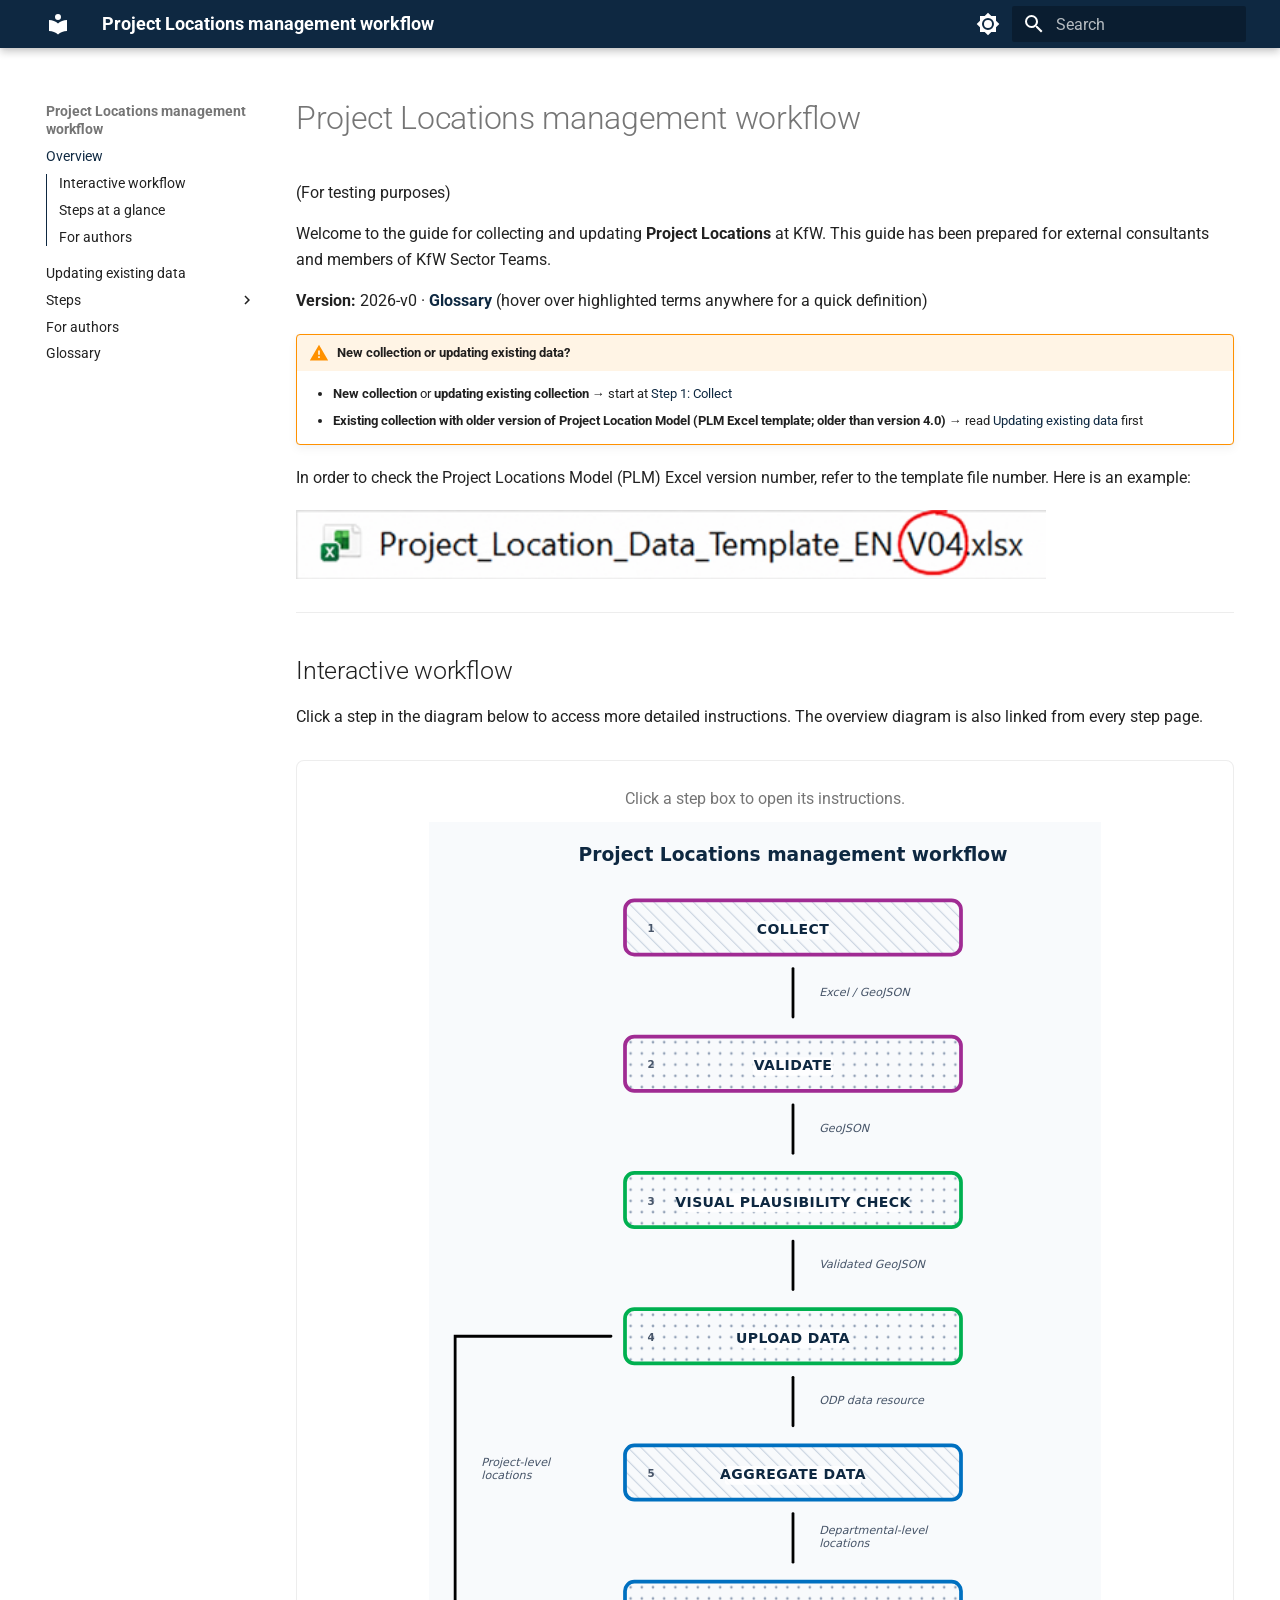
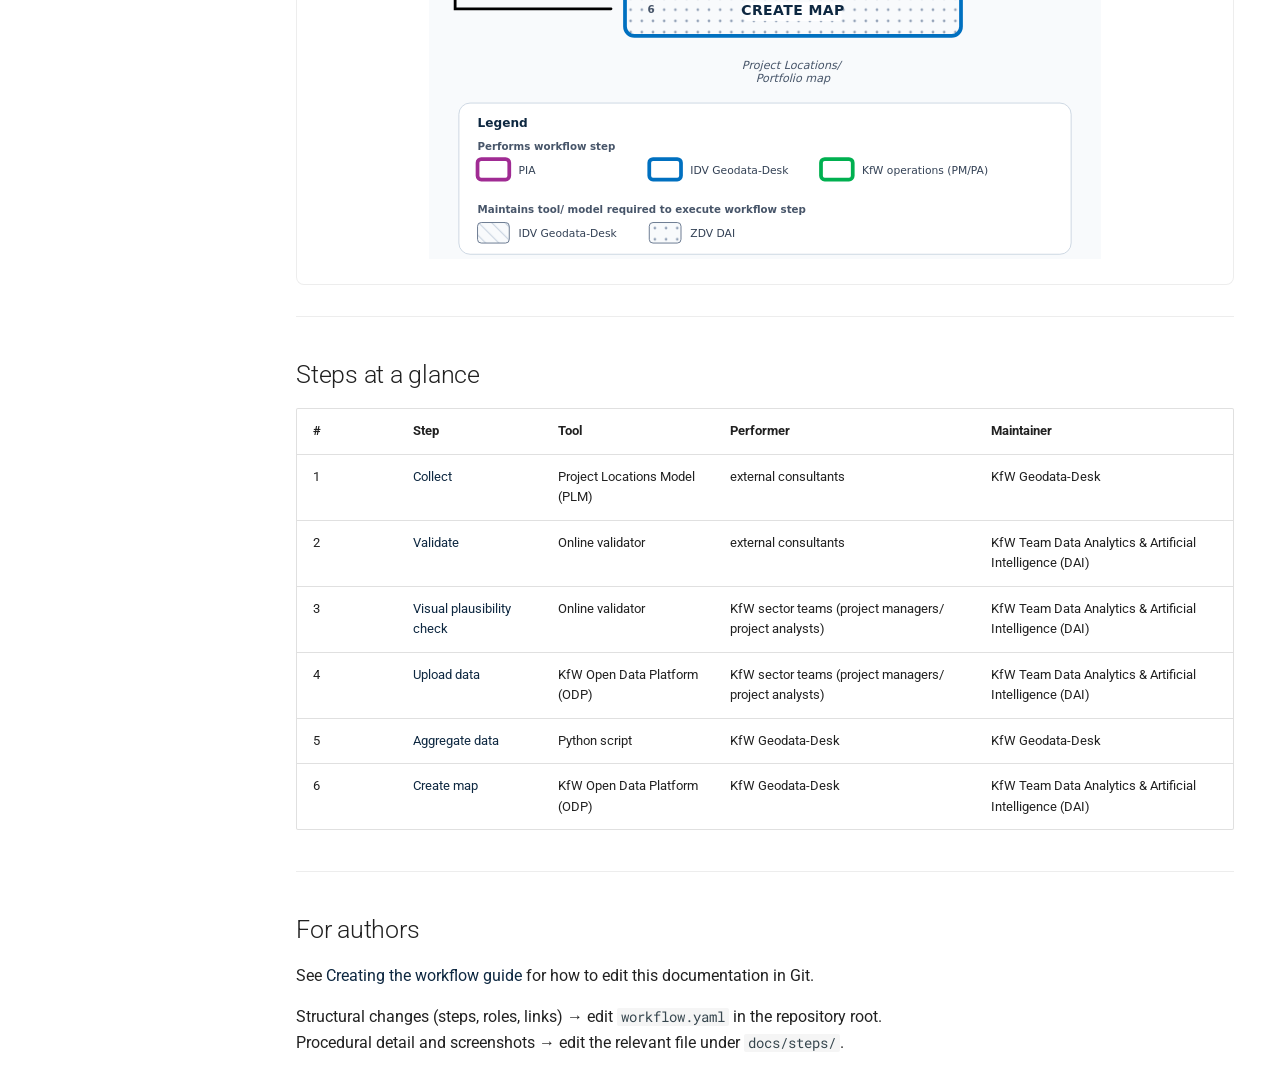
<file: index.html>
<!doctype html>
<html lang="en" class="no-js">
  <head>
    
      <meta charset="utf-8">
      <meta name="viewport" content="width=device-width,initial-scale=1">
      
        <meta name="description" content="Guide for updating project locations at KfW — from PLM collection to ODP portfolio map">
      
      
      
      
      
        <link rel="next" href="updating-existing-data/">
      
      
        
      
      
      <link rel="icon" href="assets/images/favicon.png">
      <meta name="generator" content="mkdocs-1.6.1, mkdocs-material-9.7.7">
    
    
      
        <title>Project Locations management workflow</title>
      
    
    
      <link rel="stylesheet" href="assets/stylesheets/main.ec1eaa64.min.css">
      
        
        <link rel="stylesheet" href="assets/stylesheets/palette.ab4e12ef.min.css">
      
      


    
    
      
    
    
      
        
        
        <link rel="preconnect" href="https://fonts.gstatic.com" crossorigin>
        <link rel="stylesheet" href="https://fonts.googleapis.com/css?family=Roboto:300,300i,400,400i,700,700i%7CRoboto+Mono:400,400i,700,700i&display=fallback">
        <style>:root{--md-text-font:"Roboto";--md-code-font:"Roboto Mono"}</style>
      
    
    
      <link rel="stylesheet" href="stylesheets/extra.css">
    
      <link rel="stylesheet" href="stylesheets/glossary.css">
    
    <script>__md_scope=new URL(".",location),__md_hash=e=>[...e].reduce(((e,_)=>(e<<5)-e+_.charCodeAt(0)),0),__md_get=(e,_=localStorage,t=__md_scope)=>JSON.parse(_.getItem(t.pathname+"."+e)),__md_set=(e,_,t=localStorage,a=__md_scope)=>{try{t.setItem(a.pathname+"."+e,JSON.stringify(_))}catch(e){}}</script>
    
      

    
    
  </head>
  
  
    
    
      
    
    
    
    
    <body dir="ltr" data-md-color-scheme="default" data-md-color-primary="custom" data-md-color-accent="custom">
  
    
    <input class="md-toggle" data-md-toggle="drawer" type="checkbox" id="__drawer" autocomplete="off">
    <input class="md-toggle" data-md-toggle="search" type="checkbox" id="__search" autocomplete="off">
    <label class="md-overlay" for="__drawer"></label>
    <div data-md-component="skip">
      
        
        <a href="#project-locations-management-workflow" class="md-skip">
          Skip to content
        </a>
      
    </div>
    <div data-md-component="announce">
      
    </div>
    
      <div data-md-color-scheme="default" data-md-component="outdated" hidden>
        
      </div>
    
    
      

  

<header class="md-header md-header--shadow" data-md-component="header">
  <nav class="md-header__inner md-grid" aria-label="Header">
    <a href="." title="Project Locations management workflow" class="md-header__button md-logo" aria-label="Project Locations management workflow" data-md-component="logo">
      
  
  <svg xmlns="http://www.w3.org/2000/svg" viewBox="0 0 24 24"><path d="M12 8a3 3 0 0 0 3-3 3 3 0 0 0-3-3 3 3 0 0 0-3 3 3 3 0 0 0 3 3m0 3.54C9.64 9.35 6.5 8 3 8v11c3.5 0 6.64 1.35 9 3.54 2.36-2.19 5.5-3.54 9-3.54V8c-3.5 0-6.64 1.35-9 3.54"/></svg>

    </a>
    <label class="md-header__button md-icon" for="__drawer">
      
      <svg xmlns="http://www.w3.org/2000/svg" viewBox="0 0 24 24"><path d="M3 6h18v2H3zm0 5h18v2H3zm0 5h18v2H3z"/></svg>
    </label>
    <div class="md-header__title" data-md-component="header-title">
      <div class="md-header__ellipsis">
        <div class="md-header__topic">
          <span class="md-ellipsis">
            Project Locations management workflow
          </span>
        </div>
        <div class="md-header__topic" data-md-component="header-topic">
          <span class="md-ellipsis">
            
              Overview
            
          </span>
        </div>
      </div>
    </div>
    
      
        <form class="md-header__option" data-md-component="palette">
  
    
    
    
    <input class="md-option" data-md-color-media="" data-md-color-scheme="default" data-md-color-primary="custom" data-md-color-accent="custom"  aria-label="Switch to dark mode"  type="radio" name="__palette" id="__palette_0">
    
      <label class="md-header__button md-icon" title="Switch to dark mode" for="__palette_1" hidden>
        <svg xmlns="http://www.w3.org/2000/svg" viewBox="0 0 24 24"><path d="M12 8a4 4 0 0 0-4 4 4 4 0 0 0 4 4 4 4 0 0 0 4-4 4 4 0 0 0-4-4m0 10a6 6 0 0 1-6-6 6 6 0 0 1 6-6 6 6 0 0 1 6 6 6 6 0 0 1-6 6m8-9.31V4h-4.69L12 .69 8.69 4H4v4.69L.69 12 4 15.31V20h4.69L12 23.31 15.31 20H20v-4.69L23.31 12z"/></svg>
      </label>
    
  
    
    
    
    <input class="md-option" data-md-color-media="" data-md-color-scheme="slate" data-md-color-primary="custom" data-md-color-accent="custom"  aria-label="Switch to light mode"  type="radio" name="__palette" id="__palette_1">
    
      <label class="md-header__button md-icon" title="Switch to light mode" for="__palette_0" hidden>
        <svg xmlns="http://www.w3.org/2000/svg" viewBox="0 0 24 24"><path d="M12 18c-.89 0-1.74-.2-2.5-.55C11.56 16.5 13 14.42 13 12s-1.44-4.5-3.5-5.45C10.26 6.2 11.11 6 12 6a6 6 0 0 1 6 6 6 6 0 0 1-6 6m8-9.31V4h-4.69L12 .69 8.69 4H4v4.69L.69 12 4 15.31V20h4.69L12 23.31 15.31 20H20v-4.69L23.31 12z"/></svg>
      </label>
    
  
</form>
      
    
    
      <script>var palette=__md_get("__palette");if(palette&&palette.color){if("(prefers-color-scheme)"===palette.color.media){var media=matchMedia("(prefers-color-scheme: light)"),input=document.querySelector(media.matches?"[data-md-color-media='(prefers-color-scheme: light)']":"[data-md-color-media='(prefers-color-scheme: dark)']");palette.color.media=input.getAttribute("data-md-color-media"),palette.color.scheme=input.getAttribute("data-md-color-scheme"),palette.color.primary=input.getAttribute("data-md-color-primary"),palette.color.accent=input.getAttribute("data-md-color-accent")}for(var[key,value]of Object.entries(palette.color))document.body.setAttribute("data-md-color-"+key,value)}</script>
    
    
    
      
      
        <label class="md-header__button md-icon" for="__search">
          
          <svg xmlns="http://www.w3.org/2000/svg" viewBox="0 0 24 24"><path d="M9.5 3A6.5 6.5 0 0 1 16 9.5c0 1.61-.59 3.09-1.56 4.23l.27.27h.79l5 5-1.5 1.5-5-5v-.79l-.27-.27A6.52 6.52 0 0 1 9.5 16 6.5 6.5 0 0 1 3 9.5 6.5 6.5 0 0 1 9.5 3m0 2C7 5 5 7 5 9.5S7 14 9.5 14 14 12 14 9.5 12 5 9.5 5"/></svg>
        </label>
        <div class="md-search" data-md-component="search" role="dialog">
  <label class="md-search__overlay" for="__search"></label>
  <div class="md-search__inner" role="search">
    <form class="md-search__form" name="search">
      <input type="text" class="md-search__input" name="query" aria-label="Search" placeholder="Search" autocapitalize="off" autocorrect="off" autocomplete="off" spellcheck="false" data-md-component="search-query" required>
      <label class="md-search__icon md-icon" for="__search">
        
        <svg xmlns="http://www.w3.org/2000/svg" viewBox="0 0 24 24"><path d="M9.5 3A6.5 6.5 0 0 1 16 9.5c0 1.61-.59 3.09-1.56 4.23l.27.27h.79l5 5-1.5 1.5-5-5v-.79l-.27-.27A6.52 6.52 0 0 1 9.5 16 6.5 6.5 0 0 1 3 9.5 6.5 6.5 0 0 1 9.5 3m0 2C7 5 5 7 5 9.5S7 14 9.5 14 14 12 14 9.5 12 5 9.5 5"/></svg>
        
        <svg xmlns="http://www.w3.org/2000/svg" viewBox="0 0 24 24"><path d="M20 11v2H8l5.5 5.5-1.42 1.42L4.16 12l7.92-7.92L13.5 5.5 8 11z"/></svg>
      </label>
      <nav class="md-search__options" aria-label="Search">
        
        <button type="reset" class="md-search__icon md-icon" title="Clear" aria-label="Clear" tabindex="-1">
          
          <svg xmlns="http://www.w3.org/2000/svg" viewBox="0 0 24 24"><path d="M19 6.41 17.59 5 12 10.59 6.41 5 5 6.41 10.59 12 5 17.59 6.41 19 12 13.41 17.59 19 19 17.59 13.41 12z"/></svg>
        </button>
      </nav>
      
        <div class="md-search__suggest" data-md-component="search-suggest"></div>
      
    </form>
    <div class="md-search__output">
      <div class="md-search__scrollwrap" tabindex="0" data-md-scrollfix>
        <div class="md-search-result" data-md-component="search-result">
          <div class="md-search-result__meta">
            Initializing search
          </div>
          <ol class="md-search-result__list" role="presentation"></ol>
        </div>
      </div>
    </div>
  </div>
</div>
      
    
    
  </nav>
  
</header>
    
    <div class="md-container" data-md-component="container">
      
      
        
          
        
      
      <main class="md-main" data-md-component="main">
        <div class="md-main__inner md-grid">
          
            
              
              <div class="md-sidebar md-sidebar--primary" data-md-component="sidebar" data-md-type="navigation" >
                <div class="md-sidebar__scrollwrap">
                  <div class="md-sidebar__inner">
                    



  

<nav class="md-nav md-nav--primary md-nav--integrated" aria-label="Navigation" data-md-level="0">
  <label class="md-nav__title" for="__drawer">
    <a href="." title="Project Locations management workflow" class="md-nav__button md-logo" aria-label="Project Locations management workflow" data-md-component="logo">
      
  
  <svg xmlns="http://www.w3.org/2000/svg" viewBox="0 0 24 24"><path d="M12 8a3 3 0 0 0 3-3 3 3 0 0 0-3-3 3 3 0 0 0-3 3 3 3 0 0 0 3 3m0 3.54C9.64 9.35 6.5 8 3 8v11c3.5 0 6.64 1.35 9 3.54 2.36-2.19 5.5-3.54 9-3.54V8c-3.5 0-6.64 1.35-9 3.54"/></svg>

    </a>
    Project Locations management workflow
  </label>
  
  <ul class="md-nav__list" data-md-scrollfix>
    
      
      
  
  
    
  
  
  
    <li class="md-nav__item md-nav__item--active">
      
      <input class="md-nav__toggle md-toggle" type="checkbox" id="__toc">
      
      
        
      
      
        <label class="md-nav__link md-nav__link--active" for="__toc">
          
  
  
  <span class="md-ellipsis">
    
  
    Overview
  

    
  </span>
  
  

          <span class="md-nav__icon md-icon"></span>
        </label>
      
      <a href="." class="md-nav__link md-nav__link--active">
        
  
  
  <span class="md-ellipsis">
    
  
    Overview
  

    
  </span>
  
  

      </a>
      
        

<nav class="md-nav md-nav--secondary" aria-label="Table of contents">
  
  
  
    
  
  
    <label class="md-nav__title" for="__toc">
      <span class="md-nav__icon md-icon"></span>
      Table of contents
    </label>
    <ul class="md-nav__list" data-md-component="toc" data-md-scrollfix>
      
        <li class="md-nav__item">
  <a href="#interactive-workflow" class="md-nav__link">
    <span class="md-ellipsis">
      
        Interactive workflow
      
    </span>
  </a>
  
</li>
      
        <li class="md-nav__item">
  <a href="#steps-at-a-glance" class="md-nav__link">
    <span class="md-ellipsis">
      
        Steps at a glance
      
    </span>
  </a>
  
</li>
      
        <li class="md-nav__item">
  <a href="#for-authors" class="md-nav__link">
    <span class="md-ellipsis">
      
        For authors
      
    </span>
  </a>
  
</li>
      
    </ul>
  
</nav>
      
    </li>
  

    
      
      
  
  
  
  
    <li class="md-nav__item">
      <a href="updating-existing-data/" class="md-nav__link">
        
  
  
  <span class="md-ellipsis">
    
  
    Updating existing data
  

    
  </span>
  
  

      </a>
    </li>
  

    
      
      
  
  
  
  
    
    
    
    
    
    <li class="md-nav__item md-nav__item--nested">
      
        
        
        <input class="md-nav__toggle md-toggle " type="checkbox" id="__nav_3" >
        
          
          <label class="md-nav__link" for="__nav_3" id="__nav_3_label" tabindex="0">
            
  
  
  <span class="md-ellipsis">
    
  
    Steps
  

    
  </span>
  
  

            <span class="md-nav__icon md-icon"></span>
          </label>
        
        <nav class="md-nav" data-md-level="1" aria-labelledby="__nav_3_label" aria-expanded="false">
          <label class="md-nav__title" for="__nav_3">
            <span class="md-nav__icon md-icon"></span>
            
  
    Steps
  

          </label>
          <ul class="md-nav__list" data-md-scrollfix>
            
              
                
  
  
  
  
    <li class="md-nav__item">
      <a href="steps/01-collect/" class="md-nav__link">
        
  
  
  <span class="md-ellipsis">
    
  
    1 Collect
  

    
  </span>
  
  

      </a>
    </li>
  

              
            
              
                
  
  
  
  
    <li class="md-nav__item">
      <a href="steps/02-validate/" class="md-nav__link">
        
  
  
  <span class="md-ellipsis">
    
  
    2 Validate
  

    
  </span>
  
  

      </a>
    </li>
  

              
            
              
                
  
  
  
  
    <li class="md-nav__item">
      <a href="steps/03-visual-plausibility-check/" class="md-nav__link">
        
  
  
  <span class="md-ellipsis">
    
  
    3 Visual plausibility check
  

    
  </span>
  
  

      </a>
    </li>
  

              
            
              
                
  
  
  
  
    <li class="md-nav__item">
      <a href="steps/04-upload-data/" class="md-nav__link">
        
  
  
  <span class="md-ellipsis">
    
  
    4 Upload data
  

    
  </span>
  
  

      </a>
    </li>
  

              
            
              
                
  
  
  
  
    <li class="md-nav__item">
      <a href="steps/05-aggregate-data/" class="md-nav__link">
        
  
  
  <span class="md-ellipsis">
    
  
    5 Aggregate data
  

    
  </span>
  
  

      </a>
    </li>
  

              
            
              
                
  
  
  
  
    <li class="md-nav__item">
      <a href="steps/06-create-map/" class="md-nav__link">
        
  
  
  <span class="md-ellipsis">
    
  
    6 Create map
  

    
  </span>
  
  

      </a>
    </li>
  

              
            
          </ul>
        </nav>
      
    </li>
  

    
      
      
  
  
  
  
    <li class="md-nav__item">
      <a href="creating-the-workflow-guide/" class="md-nav__link">
        
  
  
  <span class="md-ellipsis">
    
  
    For authors
  

    
  </span>
  
  

      </a>
    </li>
  

    
      
      
  
  
  
  
    <li class="md-nav__item">
      <a href="glossary/" class="md-nav__link">
        
  
  
  <span class="md-ellipsis">
    
  
    Glossary
  

    
  </span>
  
  

      </a>
    </li>
  

    
  </ul>
</nav>
                  </div>
                </div>
              </div>
            
            
          
          
            <div class="md-content" data-md-component="content">
              
              <article class="md-content__inner md-typeset">
                
                  



<h1 id="project-locations-management-workflow">Project Locations management workflow<a class="headerlink" href="#project-locations-management-workflow" title="Permanent link">&para;</a></h1>
<p>(For testing purposes)</p>
<p>Welcome to the guide for collecting and updating <strong>Project Locations</strong> at KfW. This guide has been prepared for external consultants and members of KfW Sector Teams.</p>
<p><strong>Version:</strong> 2026-v0 · <strong><a href="glossary/">Glossary</a></strong> (hover over highlighted terms anywhere for a quick definition)</p>
<div class="admonition warning">
<p class="admonition-title">New collection or updating existing data?</p>
<ul>
<li><strong>New collection</strong> or <strong>updating existing collection</strong> → start at <a href="steps/01-collect/">Step 1: Collect</a></li>
<li><strong>Existing collection with older version of Project Location Model (PLM Excel template; older than version 4.0)</strong> → read <a href="updating-existing-data/">Updating existing data</a> first</li>
</ul>
</div>
<p>In order to check the Project Locations Model (PLM) Excel version number, refer to the template file number. Here is an example:</p>
<p><img
  src="assets/images/overview-template-version.png"
  class="instruction-figure instruction-figure--90"
/></p>
<hr />
<h2 id="interactive-workflow">Interactive workflow<a class="headerlink" href="#interactive-workflow" title="Permanent link">&para;</a></h2>
<p>Click a step in the diagram below to access more detailed instructions. The overview diagram is also linked from every step page.</p>
<div class="workflow-overview" markdown="0">
<p class="workflow-overview-caption">Click a step box to open its instructions.</p>
<div class="workflow-overview__diagram" aria-label="Project Locations management workflow"></div>
</div>

<hr />
<h2 id="steps-at-a-glance">Steps at a glance<a class="headerlink" href="#steps-at-a-glance" title="Permanent link">&para;</a></h2>
<table>
<thead>
<tr>
<th>#</th>
<th>Step</th>
<th>Tool</th>
<th>Performer</th>
<th>Maintainer</th>
</tr>
</thead>
<tbody>
<tr>
<td>1</td>
<td><a href="steps/01-collect/">Collect</a></td>
<td>Project Locations Model (PLM)</td>
<td>external consultants</td>
<td>KfW Geodata-Desk</td>
</tr>
<tr>
<td>2</td>
<td><a href="steps/02-validate/">Validate</a></td>
<td>Online validator</td>
<td>external consultants</td>
<td>KfW Team Data Analytics &amp; Artificial Intelligence (DAI)</td>
</tr>
<tr>
<td>3</td>
<td><a href="steps/03-visual-plausibility-check/">Visual plausibility check</a></td>
<td>Online validator</td>
<td>KfW sector teams (project managers/ project analysts)</td>
<td>KfW Team Data Analytics &amp; Artificial Intelligence (DAI)</td>
</tr>
<tr>
<td>4</td>
<td><a href="steps/04-upload-data/">Upload data</a></td>
<td>KfW Open Data Platform (ODP)</td>
<td>KfW sector teams (project managers/ project analysts)</td>
<td>KfW Team Data Analytics &amp; Artificial Intelligence (DAI)</td>
</tr>
<tr>
<td>5</td>
<td><a href="steps/05-aggregate-data/">Aggregate data</a></td>
<td>Python script</td>
<td>KfW Geodata-Desk</td>
<td>KfW Geodata-Desk</td>
</tr>
<tr>
<td>6</td>
<td><a href="steps/06-create-map/">Create map</a></td>
<td>KfW Open Data Platform (ODP)</td>
<td>KfW Geodata-Desk</td>
<td>KfW Team Data Analytics &amp; Artificial Intelligence (DAI)</td>
</tr>
</tbody>
</table>
<hr />
<h2 id="for-authors">For authors<a class="headerlink" href="#for-authors" title="Permanent link">&para;</a></h2>
<p>See <a href="creating-the-workflow-guide/">Creating the workflow guide</a> for how to edit this documentation in Git.</p>
<p>Structural changes (steps, roles, links) → edit <code>workflow.yaml</code> in the repository root.<br />
Procedural detail and screenshots → edit the relevant file under <code>docs/steps/</code>.</p>












                
              </article>
            </div>
          
          
<script>var target=document.getElementById(location.hash.slice(1));target&&target.name&&(target.checked=target.name.startsWith("__tabbed_"))</script>
        </div>
        
          <button type="button" class="md-top md-icon" data-md-component="top" hidden>
  
  <svg xmlns="http://www.w3.org/2000/svg" viewBox="0 0 24 24"><path d="M13 20h-2V8l-5.5 5.5-1.42-1.42L12 4.16l7.92 7.92-1.42 1.42L13 8z"/></svg>
  Back to top
</button>
        
      </main>
      
        <footer class="md-footer">
  
  <div class="md-footer-meta md-typeset">
    <div class="md-footer-meta__inner md-grid">
      
      
    </div>
  </div>
</footer>
      
    </div>
    <div class="md-dialog" data-md-component="dialog">
      <div class="md-dialog__inner md-typeset"></div>
    </div>
    
    
    
      
      
      <script id="__config" type="application/json">{"annotate": null, "base": ".", "features": ["navigation.instant", "navigation.tracking", "navigation.top", "search.suggest", "search.highlight", "content.code.copy", "toc.follow", "toc.integrate"], "search": "assets/javascripts/workers/search.2c215733.min.js", "tags": null, "translations": {"clipboard.copied": "Copied to clipboard", "clipboard.copy": "Copy to clipboard", "search.result.more.one": "1 more on this page", "search.result.more.other": "# more on this page", "search.result.none": "No matching documents", "search.result.one": "1 matching document", "search.result.other": "# matching documents", "search.result.placeholder": "Type to start searching", "search.result.term.missing": "Missing", "select.version": "Select version"}, "version": "2026-v0"}</script>
    
    
      <script src="assets/javascripts/bundle.d7400e89.min.js"></script>
      
        <script src="javascripts/glossary.js"></script>
      
        <script src="javascripts/workflow-sidebar.js"></script>
      
    
  </body>
</html>
</file>
<file: stylesheets/extra.css>
/* KfW-inspired accents aligned with workflow.yaml legend colours */
:root {
  --md-primary-fg-color: #0E2841;
  --md-accent-fg-color: #0070C0;
}

.workflow-overview {
  margin: 1.5rem 0;
  border: 1px solid var(--md-default-fg-color--lightest);
  border-radius: 8px;
  padding: 1.25rem 1.5rem;
  background: var(--md-default-bg-color);
}

.workflow-overview__diagram {
  display: flex;
  justify-content: center;
  width: 100%;
  max-width: 42rem;
  margin: 0 auto;
}

.workflow-overview__svg {
  display: block;
  width: 80%;
  height: auto;
  margin: 0 auto;
}

.workflow-overview object {
  display: block;
  margin: 0 auto;
}

.workflow-overview--mini {
  margin: 1rem 0 1.25rem;
  padding: 0.75rem;
}

.workflow-overview-caption {
  margin: 0 0 0.5rem !important;
  padding: 0 !important;
  border: none !important;
  background: none !important;
  font-size: 0.8rem !important;
  color: var(--md-default-fg-color--light);
  text-align: center;
}

.workflow-diagram__error {
  font-size: 0.75rem;
  color: var(--md-default-fg-color--light);
  text-align: center;
}

/* Step nav bar at top of each page */
.workflow-nav-bar {
  font-size: 0.85rem;
  line-height: 1.6;
  padding: 0.5rem 0.75rem;
  margin-bottom: 1.25em;
  background: var(--md-code-bg-color);
  border-radius: 4px;
  border-left: 3px solid var(--md-accent-fg-color);
}

.workflow-nav-bar > p {
  margin: 0;
}

/* Step Overview admonition: match instruction text size (slightly smaller) */
.md-typeset .admonition.overview {
  font-size: calc(var(--md-typeset-font-size, 1em) - 0.5px);
}

.md-typeset .admonition.overview > .admonition-title {
  font-size: calc(var(--md-typeset-font-size, 1em) - 0.5px);
  margin-bottom: 0.35em;
}

.md-typeset .admonition.overview > p:not(.admonition-title),
.md-typeset .admonition.overview .admonition-content > p {
  margin: 0;
  line-height: 1.5;
}

/* Numbered instructions: spacing between steps and screenshots */
.md-typeset ol:not(.task-list) > li {
  margin-bottom: 2em;
}

.md-typeset ol:not(.task-list) > li > p {
  margin-bottom: 0.5em;
}

.md-typeset ol:not(.task-list) > li > p:last-child,
.md-typeset ol:not(.task-list) > li > ul:last-child {
  margin-bottom: 0;
}

/* Instruction figures: left-aligned with step text */
.md-typeset ol:not(.task-list) img,
.md-typeset .tabbed-set img,
.md-typeset .tabbed-block img,
.md-typeset p > img,
.md-typeset img.instruction-figure {
  display: block;
  width: 80%;
  max-width: 80%;
  height: auto;
  margin: 1.25em 0 2em;
}

.md-typeset img.instruction-figure--70,
.md-typeset img[src*="collect-qgis-scratch-layer"] {
  width: 70% !important;
  max-width: 70% !important;
}

.md-typeset img.instruction-figure--60 {
  width: 60% !important;
  max-width: 60% !important;
}

.md-typeset img.instruction-figure--50 {
  width: 50% !important;
  max-width: 50% !important;
}

/* Small UI captures (menus, dialogs) — keep near native size to avoid blurry upscaling */
.md-typeset img.instruction-figure--small {
  width: auto !important;
  max-width: 11rem;
}

/* Hide default Material for MkDocs footer (empty after copyright override) */
.md-footer {
  display: none;
}
</file>
<file: stylesheets/glossary.css>
/* Glossary terms: plain text until hover/focus */
.glossary-term {
  color: var(--md-default-fg-color);
  font-weight: inherit;
  text-decoration: none;
  cursor: help;
  border-bottom: none;
}

.glossary-term:hover,
.glossary-term:focus,
.glossary-term.glossary-term--active {
  color: var(--md-accent-fg-color);
  outline: none;
}

a .glossary-term {
  color: var(--md-default-fg-color);
  text-decoration: none;
  font-weight: inherit;
}

a:hover .glossary-term,
a:focus .glossary-term,
.glossary-term:hover,
.glossary-term:focus,
.glossary-term.glossary-term--active {
  color: var(--md-accent-fg-color);
}

.glossary-popover[hidden] {
  display: none !important;
}

.glossary-popover {
  position: absolute;
  z-index: 200;
  width: min(20rem, calc(100vw - 1.5rem));
  padding: 1rem 1.15rem 0.85rem;
  border-radius: 8px;
  background: var(--md-default-bg-color);
  color: var(--md-default-fg-color);
  box-shadow: 0 8px 28px rgba(0, 0, 0, 0.18);
  border: 1px solid var(--md-default-fg-color--lightest);
}

.glossary-popover__close {
  position: absolute;
  top: 0.35rem;
  right: 0.45rem;
  border: none;
  background: transparent;
  color: var(--md-default-fg-color);
  font-size: 1.35rem;
  line-height: 1;
  cursor: pointer;
  padding: 0.15rem 0.4rem;
  border-radius: 4px;
}

.glossary-popover__close:hover,
.glossary-popover__close:focus {
  background: var(--md-code-bg-color);
  color: var(--md-accent-fg-color);
  outline: none;
}

.glossary-popover__label {
  margin: 0 0 0.25rem;
  font-size: 0.7rem;
  text-transform: uppercase;
  letter-spacing: 0.06em;
  color: var(--md-default-fg-color--light);
}

.glossary-popover__title {
  margin: 0 0 0.15rem;
  font-size: 1.1rem;
  line-height: 1.2;
}

.glossary-popover__name {
  margin: 0 0 0.5rem;
  font-size: 0.85rem;
  font-weight: 600;
  color: var(--md-default-fg-color);
}

.glossary-popover__definition {
  margin: 0 0 0.65rem;
  font-size: 0.9rem;
  line-height: 1.5;
}

.glossary-popover__link {
  font-size: 0.8rem;
  font-weight: 600;
  color: var(--md-accent-fg-color);
}

.glossary-popover__link:hover {
  color: var(--md-primary-fg-color);
}
</file>
<file: assets/stylesheets/main.ec1eaa64.min.css>
@charset "UTF-8";html{-webkit-text-size-adjust:none;-moz-text-size-adjust:none;text-size-adjust:none;box-sizing:border-box}*,:after,:before{box-sizing:inherit}@media (prefers-reduced-motion){*,:after,:before{transition:none!important}}body{margin:0}a,button,input,label{-webkit-tap-highlight-color:transparent}a{color:inherit;text-decoration:none}hr{border:0;box-sizing:initial;display:block;height:.05rem;overflow:visible;padding:0}small{font-size:80%}sub,sup{line-height:1em}img{border-style:none}table{border-collapse:initial;border-spacing:0}td,th{font-weight:400;vertical-align:top}button{background:#0000;border:0;font-family:inherit;font-size:inherit;margin:0;padding:0}input{border:0;outline:none}:root{--md-primary-fg-color:#4051b5;--md-primary-fg-color--light:#5d6cc0;--md-primary-fg-color--dark:#303fa1;--md-primary-bg-color:#fff;--md-primary-bg-color--light:#ffffffb3;--md-accent-fg-color:#526cfe;--md-accent-fg-color--transparent:#526cfe1a;--md-accent-bg-color:#fff;--md-accent-bg-color--light:#ffffffb3}[data-md-color-scheme=default]{color-scheme:light}[data-md-color-scheme=default] img[src$="#gh-dark-mode-only"],[data-md-color-scheme=default] img[src$="#only-dark"]{display:none}:root,[data-md-color-scheme=default]{--md-hue:225deg;--md-default-fg-color:#000000de;--md-default-fg-color--light:#0000008a;--md-default-fg-color--lighter:#00000052;--md-default-fg-color--lightest:#00000012;--md-default-bg-color:#fff;--md-default-bg-color--light:#ffffffb3;--md-default-bg-color--lighter:#ffffff4d;--md-default-bg-color--lightest:#ffffff1f;--md-code-fg-color:#36464e;--md-code-bg-color:#f5f5f5;--md-code-bg-color--light:#f5f5f5b3;--md-code-bg-color--lighter:#f5f5f54d;--md-code-hl-color:#4287ff;--md-code-hl-color--light:#4287ff1a;--md-code-hl-number-color:#d52a2a;--md-code-hl-special-color:#db1457;--md-code-hl-function-color:#a846b9;--md-code-hl-constant-color:#6e59d9;--md-code-hl-keyword-color:#3f6ec6;--md-code-hl-string-color:#1c7d4d;--md-code-hl-name-color:var(--md-code-fg-color);--md-code-hl-operator-color:var(--md-default-fg-color--light);--md-code-hl-punctuation-color:var(--md-default-fg-color--light);--md-code-hl-comment-color:var(--md-default-fg-color--light);--md-code-hl-generic-color:var(--md-default-fg-color--light);--md-code-hl-variable-color:var(--md-default-fg-color--light);--md-typeset-color:var(--md-default-fg-color);--md-typeset-a-color:var(--md-primary-fg-color);--md-typeset-del-color:#f5503d26;--md-typeset-ins-color:#0bd57026;--md-typeset-kbd-color:#fafafa;--md-typeset-kbd-accent-color:#fff;--md-typeset-kbd-border-color:#b8b8b8;--md-typeset-mark-color:#ffff0080;--md-typeset-table-color:#0000001f;--md-typeset-table-color--light:rgba(0,0,0,.035);--md-admonition-fg-color:var(--md-default-fg-color);--md-admonition-bg-color:var(--md-default-bg-color);--md-warning-fg-color:#000000de;--md-warning-bg-color:#ff9;--md-footer-fg-color:#fff;--md-footer-fg-color--light:#ffffffb3;--md-footer-fg-color--lighter:#ffffff73;--md-footer-bg-color:#000000de;--md-footer-bg-color--dark:#00000052;--md-shadow-z1:0 0.2rem 0.5rem #0000000d,0 0 0.05rem #0000001a;--md-shadow-z2:0 0.2rem 0.5rem #0000001a,0 0 0.05rem #00000040;--md-shadow-z3:0 0.2rem 0.5rem #0003,0 0 0.05rem #00000059}.md-icon svg{fill:currentcolor;display:block;height:1.2rem;width:1.2rem}body{-webkit-font-smoothing:antialiased;-moz-osx-font-smoothing:grayscale;--md-text-font-family:var(--md-text-font,_),-apple-system,BlinkMacSystemFont,Helvetica,Arial,sans-serif;--md-code-font-family:var(--md-code-font,_),SFMono-Regular,Consolas,Menlo,monospace}aside,body,input{font-feature-settings:"kern","liga";color:var(--md-typeset-color);font-family:var(--md-text-font-family)}code,kbd,pre{font-feature-settings:"kern";font-family:var(--md-code-font-family)}:root{--md-typeset-table-sort-icon:url('data:image/svg+xml;charset=utf-8,<svg xmlns="http://www.w3.org/2000/svg" viewBox="0 0 24 24"><path d="m18 21-4-4h3V7h-3l4-4 4 4h-3v10h3M2 19v-2h10v2M2 13v-2h7v2M2 7V5h4v2z"/></svg>');--md-typeset-table-sort-icon--asc:url('data:image/svg+xml;charset=utf-8,<svg xmlns="http://www.w3.org/2000/svg" viewBox="0 0 24 24"><path d="M19 17h3l-4 4-4-4h3V3h2M2 17h10v2H2M6 5v2H2V5m0 6h7v2H2z"/></svg>');--md-typeset-table-sort-icon--desc:url('data:image/svg+xml;charset=utf-8,<svg xmlns="http://www.w3.org/2000/svg" viewBox="0 0 24 24"><path d="M19 7h3l-4-4-4 4h3v14h2M2 17h10v2H2M6 5v2H2V5m0 6h7v2H2z"/></svg>')}.md-typeset{-webkit-print-color-adjust:exact;color-adjust:exact;font-size:.8rem;line-height:1.6;overflow-wrap:break-word}@media print{.md-typeset{font-size:.68rem}}.md-typeset blockquote,.md-typeset dl,.md-typeset figure,.md-typeset ol,.md-typeset pre,.md-typeset ul{margin-bottom:1em;margin-top:1em}.md-typeset h1{color:var(--md-default-fg-color--light);font-size:2em;line-height:1.3;margin:0 0 1.25em}.md-typeset h1,.md-typeset h2{font-weight:300;letter-spacing:-.01em}.md-typeset h2{font-size:1.5625em;line-height:1.4;margin:1.6em 0 .64em}.md-typeset h3{font-size:1.25em;font-weight:400;letter-spacing:-.01em;line-height:1.5;margin:1.6em 0 .8em}.md-typeset h2+h3{margin-top:.8em}.md-typeset h4{font-weight:700;letter-spacing:-.01em;margin:1em 0}.md-typeset h5,.md-typeset h6{color:var(--md-default-fg-color--light);font-size:.8em;font-weight:700;letter-spacing:-.01em;margin:1.25em 0}.md-typeset h5{text-transform:uppercase}.md-typeset h5 code{text-transform:none}.md-typeset hr{border-bottom:.05rem solid var(--md-default-fg-color--lightest);display:flow-root;margin:1.5em 0}.md-typeset a{color:var(--md-typeset-a-color);word-break:break-word}.md-typeset a,.md-typeset a:before{transition:color 125ms}.md-typeset a:focus,.md-typeset a:hover{color:var(--md-accent-fg-color)}.md-typeset a:focus code,.md-typeset a:hover code{background-color:var(--md-accent-fg-color--transparent);color:var(--md-accent-fg-color)}.md-typeset a code{color:var(--md-typeset-a-color)}.md-typeset a.focus-visible{outline-color:var(--md-accent-fg-color);outline-offset:.2rem}.md-typeset code,.md-typeset kbd,.md-typeset pre{color:var(--md-code-fg-color);direction:ltr;font-variant-ligatures:none;transition:background-color 125ms}@media print{.md-typeset code,.md-typeset kbd,.md-typeset pre{white-space:pre-wrap}}.md-typeset code{background-color:var(--md-code-bg-color);border-radius:.1rem;-webkit-box-decoration-break:clone;box-decoration-break:clone;font-size:.85em;padding:0 .2941176471em;transition:color 125ms,background-color 125ms;word-break:break-word}.md-typeset code:not(.focus-visible){-webkit-tap-highlight-color:transparent;outline:none}.md-typeset pre{display:flow-root;line-height:1.4;position:relative}.md-typeset pre>code{-webkit-box-decoration-break:slice;box-decoration-break:slice;box-shadow:none;display:block;margin:0;outline-color:var(--md-accent-fg-color);overflow:auto;padding:.7720588235em 1.1764705882em;scrollbar-color:var(--md-default-fg-color--lighter) #0000;scrollbar-width:thin;touch-action:auto;word-break:normal}.md-typeset pre>code:hover{scrollbar-color:var(--md-accent-fg-color) #0000}.md-typeset pre>code::-webkit-scrollbar{height:.2rem;width:.2rem}.md-typeset pre>code::-webkit-scrollbar-thumb{background-color:var(--md-default-fg-color--lighter)}.md-typeset pre>code::-webkit-scrollbar-thumb:hover{background-color:var(--md-accent-fg-color)}.md-typeset kbd{background-color:var(--md-typeset-kbd-color);border-radius:.1rem;box-shadow:0 .1rem 0 .05rem var(--md-typeset-kbd-border-color),0 .1rem 0 var(--md-typeset-kbd-border-color),0 -.1rem .2rem var(--md-typeset-kbd-accent-color) inset;color:var(--md-default-fg-color);display:inline-block;font-size:.75em;padding:0 .6666666667em;vertical-align:text-top;word-break:break-word}.md-typeset mark{background-color:var(--md-typeset-mark-color);-webkit-box-decoration-break:clone;box-decoration-break:clone;color:inherit;word-break:break-word}.md-typeset abbr{cursor:help;text-decoration:none}.md-typeset [data-preview],.md-typeset abbr{border-bottom:.05rem dotted var(--md-default-fg-color--light)}.md-typeset small{opacity:.75}[dir=ltr] .md-typeset sub,[dir=ltr] .md-typeset sup{margin-left:.078125em}[dir=rtl] .md-typeset sub,[dir=rtl] .md-typeset sup{margin-right:.078125em}[dir=ltr] .md-typeset blockquote{padding-left:.6rem}[dir=rtl] .md-typeset blockquote{padding-right:.6rem}[dir=ltr] .md-typeset blockquote{border-left:.2rem solid var(--md-default-fg-color--lighter)}[dir=rtl] .md-typeset blockquote{border-right:.2rem solid var(--md-default-fg-color--lighter)}.md-typeset blockquote{color:var(--md-default-fg-color--light);margin-left:0;margin-right:0}.md-typeset ul{list-style-type:disc}.md-typeset ul[type]{list-style-type:revert-layer}[dir=ltr] .md-typeset ol,[dir=ltr] .md-typeset ul{margin-left:.625em}[dir=rtl] .md-typeset ol,[dir=rtl] .md-typeset ul{margin-right:.625em}.md-typeset ol,.md-typeset ul{padding:0}.md-typeset ol:not([hidden]),.md-typeset ul:not([hidden]){display:flow-root}.md-typeset ol ol,.md-typeset ul ol{list-style-type:lower-alpha}.md-typeset ol ol ol,.md-typeset ul ol ol{list-style-type:lower-roman}.md-typeset ol ol ol ol,.md-typeset ul ol ol ol{list-style-type:upper-alpha}.md-typeset ol ol ol ol ol,.md-typeset ul ol ol ol ol{list-style-type:upper-roman}.md-typeset ol[type],.md-typeset ul[type]{list-style-type:revert-layer}[dir=ltr] .md-typeset ol li,[dir=ltr] .md-typeset ul li{margin-left:1.25em}[dir=rtl] .md-typeset ol li,[dir=rtl] .md-typeset ul li{margin-right:1.25em}.md-typeset ol li,.md-typeset ul li{margin-bottom:.5em}.md-typeset ol li blockquote,.md-typeset ol li p,.md-typeset ul li blockquote,.md-typeset ul li p{margin:.5em 0}.md-typeset ol li:last-child,.md-typeset ul li:last-child{margin-bottom:0}[dir=ltr] .md-typeset ol li ol,[dir=ltr] .md-typeset ol li ul,[dir=ltr] .md-typeset ul li ol,[dir=ltr] .md-typeset ul li ul{margin-left:.625em}[dir=rtl] .md-typeset ol li ol,[dir=rtl] .md-typeset ol li ul,[dir=rtl] .md-typeset ul li ol,[dir=rtl] .md-typeset ul li ul{margin-right:.625em}.md-typeset ol li ol,.md-typeset ol li ul,.md-typeset ul li ol,.md-typeset ul li ul{margin-bottom:.5em;margin-top:.5em}[dir=ltr] .md-typeset dd{margin-left:1.875em}[dir=rtl] .md-typeset dd{margin-right:1.875em}.md-typeset dd{margin-bottom:1.5em;margin-top:1em}.md-typeset img,.md-typeset svg,.md-typeset video{height:auto;max-width:100%}.md-typeset img[align=left]{margin:1em 1em 1em 0}.md-typeset img[align=right]{margin:1em 0 1em 1em}.md-typeset img[align]:only-child{margin-top:0}.md-typeset figure{display:flow-root;margin:1em auto;max-width:100%;text-align:center;width:fit-content}.md-typeset figure img{display:block;margin:0 auto}.md-typeset figcaption{font-style:italic;margin:1em auto;max-width:24rem}.md-typeset iframe{max-width:100%}.md-typeset table:not([class]){background-color:var(--md-default-bg-color);border:.05rem solid var(--md-typeset-table-color);border-radius:.1rem;display:inline-block;font-size:.64rem;max-width:100%;overflow:auto;touch-action:auto}@media print{.md-typeset table:not([class]){display:table}}.md-typeset table:not([class])+*{margin-top:1.5em}.md-typeset table:not([class]) td>:first-child,.md-typeset table:not([class]) th>:first-child{margin-top:0}.md-typeset table:not([class]) td>:last-child,.md-typeset table:not([class]) th>:last-child{margin-bottom:0}.md-typeset table:not([class]) td:not([align]),.md-typeset table:not([class]) th:not([align]){text-align:left}[dir=rtl] .md-typeset table:not([class]) td:not([align]),[dir=rtl] .md-typeset table:not([class]) th:not([align]){text-align:right}.md-typeset table:not([class]) th{font-weight:700;min-width:5rem;padding:.9375em 1.25em;vertical-align:top}.md-typeset table:not([class]) td{border-top:.05rem solid var(--md-typeset-table-color);padding:.9375em 1.25em;vertical-align:top}.md-typeset table:not([class]) tbody tr{transition:background-color 125ms}.md-typeset table:not([class]) tbody tr:hover{background-color:var(--md-typeset-table-color--light);box-shadow:0 .05rem 0 var(--md-default-bg-color) inset}.md-typeset table:not([class]) a{word-break:normal}.md-typeset table th[role=columnheader]{cursor:pointer}[dir=ltr] .md-typeset table th[role=columnheader]:after{margin-left:.5em}[dir=rtl] .md-typeset table th[role=columnheader]:after{margin-right:.5em}.md-typeset table th[role=columnheader]:after{content:"";display:inline-block;height:1.2em;-webkit-mask-image:var(--md-typeset-table-sort-icon);mask-image:var(--md-typeset-table-sort-icon);-webkit-mask-repeat:no-repeat;mask-repeat:no-repeat;-webkit-mask-size:contain;mask-size:contain;transition:background-color 125ms;vertical-align:text-bottom;width:1.2em}.md-typeset table th[role=columnheader]:hover:after{background-color:var(--md-default-fg-color--lighter)}.md-typeset table th[role=columnheader][aria-sort=ascending]:after{background-color:var(--md-default-fg-color--light);-webkit-mask-image:var(--md-typeset-table-sort-icon--asc);mask-image:var(--md-typeset-table-sort-icon--asc)}.md-typeset table th[role=columnheader][aria-sort=descending]:after{background-color:var(--md-default-fg-color--light);-webkit-mask-image:var(--md-typeset-table-sort-icon--desc);mask-image:var(--md-typeset-table-sort-icon--desc)}.md-typeset__scrollwrap{margin:1em -.8rem;overflow-x:auto;touch-action:auto}.md-typeset__table{display:inline-block;margin-bottom:.5em;padding:0 .8rem}@media print{.md-typeset__table{display:block}}html .md-typeset__table table{display:table;margin:0;overflow:hidden;width:100%}@media screen and (max-width:44.984375em){.md-content__inner>pre{margin:1em -.8rem}.md-content__inner>pre code{border-radius:0}}.md-typeset .md-author{border-radius:100%;display:block;flex-shrink:0;height:1.6rem;overflow:hidden;position:relative;transition:color 125ms,transform 125ms;width:1.6rem}.md-typeset .md-author img{display:block}.md-typeset .md-author--more{background:var(--md-default-fg-color--lightest);color:var(--md-default-fg-color--lighter);font-size:.6rem;font-weight:700;line-height:1.6rem;text-align:center}.md-typeset .md-author--long{height:2.4rem;width:2.4rem}.md-typeset a.md-author{transform:scale(1)}.md-typeset a.md-author img{border-radius:100%;filter:grayscale(100%) opacity(75%);transition:filter 125ms}.md-typeset a.md-author:focus,.md-typeset a.md-author:hover{transform:scale(1.1);z-index:1}.md-typeset a.md-author:focus img,.md-typeset a.md-author:hover img{filter:grayscale(0)}.md-banner{background-color:var(--md-footer-bg-color);color:var(--md-footer-fg-color);overflow:auto}@media print{.md-banner{display:none}}.md-banner--warning{background-color:var(--md-warning-bg-color);color:var(--md-warning-fg-color)}.md-banner__inner{font-size:.7rem;margin:.6rem auto;padding:0 .8rem}[dir=ltr] .md-banner__button{float:right}[dir=rtl] .md-banner__button{float:left}.md-banner__button{color:inherit;cursor:pointer;transition:opacity .25s}.no-js .md-banner__button{display:none}.md-banner__button:hover{opacity:.7}html{font-size:125%;height:100%;overflow-x:hidden}@media screen and (min-width:100em){html{font-size:137.5%}}@media screen and (min-width:125em){html{font-size:150%}}body{background-color:var(--md-default-bg-color);display:flex;flex-direction:column;font-size:.5rem;min-height:100%;position:relative;width:100%}@media print{body{display:block}}@media screen and (max-width:59.984375em){body[data-md-scrolllock]{position:fixed}}.md-grid{margin-left:auto;margin-right:auto;max-width:61rem}.md-container{display:flex;flex-direction:column;flex-grow:1}@media print{.md-container{display:block}}.md-main{flex-grow:1}.md-main__inner{display:flex;height:100%;margin-top:1.5rem}.md-ellipsis{overflow:hidden;text-overflow:ellipsis}.md-toggle{display:none}.md-option{height:0;opacity:0;position:absolute;width:0}.md-option:checked+label:not([hidden]){display:block}.md-option.focus-visible+label{outline-color:var(--md-accent-fg-color);outline-style:auto}.md-skip{background-color:var(--md-default-fg-color);border-radius:.1rem;color:var(--md-default-bg-color);font-size:.64rem;margin:.5rem;opacity:0;outline-color:var(--md-accent-fg-color);padding:.3rem .5rem;position:fixed;transform:translateY(.4rem);z-index:-1}.md-skip:focus{opacity:1;transform:translateY(0);transition:transform .25s cubic-bezier(.4,0,.2,1),opacity 175ms 75ms;z-index:10}@page{margin:25mm}:root{--md-clipboard-icon:url('data:image/svg+xml;charset=utf-8,<svg xmlns="http://www.w3.org/2000/svg" viewBox="0 0 24 24"><path d="M19 21H8V7h11m0-2H8a2 2 0 0 0-2 2v14a2 2 0 0 0 2 2h11a2 2 0 0 0 2-2V7a2 2 0 0 0-2-2m-3-4H4a2 2 0 0 0-2 2v14h2V3h12z"/></svg>')}.md-clipboard{border-radius:.1rem;color:var(--md-default-fg-color--lightest);cursor:pointer;height:1.5em;outline-color:var(--md-accent-fg-color);outline-offset:.1rem;transition:color .25s;width:1.5em;z-index:1}@media print{.md-clipboard{display:none}}.md-clipboard:not(.focus-visible){-webkit-tap-highlight-color:transparent;outline:none}:hover>.md-clipboard{color:var(--md-default-fg-color--light)}.md-clipboard:focus,.md-clipboard:hover{color:var(--md-accent-fg-color)}.md-clipboard:after{background-color:currentcolor;content:"";display:block;height:1.125em;margin:0 auto;-webkit-mask-image:var(--md-clipboard-icon);mask-image:var(--md-clipboard-icon);-webkit-mask-position:center;mask-position:center;-webkit-mask-repeat:no-repeat;mask-repeat:no-repeat;-webkit-mask-size:contain;mask-size:contain;width:1.125em}.md-clipboard--inline{cursor:pointer}.md-clipboard--inline code{transition:color .25s,background-color .25s}.md-clipboard--inline:focus code,.md-clipboard--inline:hover code{background-color:var(--md-accent-fg-color--transparent);color:var(--md-accent-fg-color)}:root{--md-code-select-icon:url('data:image/svg+xml;charset=utf-8,<svg xmlns="http://www.w3.org/2000/svg" viewBox="0 0 24 24"><path d="M19 19h-4v2h4c1.1 0 2-.9 2-2v-4h-2m0-12h-4v2h4v4h2V5c0-1.1-.9-2-2-2M5 5h4V3H5c-1.1 0-2 .9-2 2v4h2m0 6H3v4c0 1.1.9 2 2 2h4v-2H5zm2-4h2v2H7zm4 0h2v2h-2zm4 0h2v2h-2zM7 7h2v2H7zm4 0h2v2h-2zm4 0h2v2h-2zm-8 8h2v2H7zm4 0h2v2h-2zm4 0h2v2h-2z"/></svg>');--md-code-copy-icon:url('data:image/svg+xml;charset=utf-8,<svg xmlns="http://www.w3.org/2000/svg" viewBox="0 0 24 24"><path d="M19 21H8V7h11m0-2H8a2 2 0 0 0-2 2v14a2 2 0 0 0 2 2h11a2 2 0 0 0 2-2V7a2 2 0 0 0-2-2m-3-4H4a2 2 0 0 0-2 2v14h2V3h12z"/></svg>')}.md-typeset .md-code__content{display:grid}.md-code__nav{background-color:var(--md-code-bg-color--lighter);border-radius:.1rem;display:flex;gap:.2rem;padding:.2rem;position:absolute;right:.25em;top:.25em;transition:background-color .25s;z-index:1}:hover>.md-code__nav{background-color:var(--md-code-bg-color--light)}.md-code__button{color:var(--md-default-fg-color--lightest);cursor:pointer;display:block;height:1.5em;outline-color:var(--md-accent-fg-color);outline-offset:.1rem;transition:color .25s;width:1.5em}:hover>*>.md-code__button{color:var(--md-default-fg-color--light)}.md-code__button.focus-visible,.md-code__button:hover{color:var(--md-accent-fg-color)}.md-code__button--active{color:var(--md-default-fg-color)!important}.md-code__button:after{background-color:currentcolor;content:"";display:block;height:1.125em;margin:0 auto;-webkit-mask-position:center;mask-position:center;-webkit-mask-repeat:no-repeat;mask-repeat:no-repeat;-webkit-mask-size:contain;mask-size:contain;width:1.125em}.md-code__button[data-md-type=select]:after{-webkit-mask-image:var(--md-code-select-icon);mask-image:var(--md-code-select-icon)}.md-code__button[data-md-type=copy]:after{-webkit-mask-image:var(--md-code-copy-icon);mask-image:var(--md-code-copy-icon)}@keyframes consent{0%{opacity:0;transform:translateY(100%)}to{opacity:1;transform:translateY(0)}}@keyframes overlay{0%{opacity:0}to{opacity:1}}.md-consent__overlay{animation:overlay .25s both;-webkit-backdrop-filter:blur(.1rem);backdrop-filter:blur(.1rem);background-color:#0000008a;height:100%;opacity:1;position:fixed;top:0;width:100%;z-index:5}.md-consent__inner{animation:consent .5s cubic-bezier(.1,.7,.1,1) both;background-color:var(--md-default-bg-color);border:0;border-radius:.1rem;bottom:0;box-shadow:0 0 .2rem #0000001a,0 .2rem .4rem #0003;max-height:100%;overflow:auto;padding:0;position:fixed;width:100%;z-index:5}.md-consent__form{padding:.8rem}.md-consent__settings{display:none;margin:1em 0}input:checked+.md-consent__settings{display:block}.md-consent__controls{margin-bottom:.8rem}.md-typeset .md-consent__controls .md-button{display:inline}@media screen and (max-width:44.984375em){.md-typeset .md-consent__controls .md-button{display:block;margin-top:.4rem;text-align:center;width:100%}}.md-consent label{cursor:pointer}.md-content{flex-grow:1;min-width:0}.md-content__inner{margin:0 .8rem 1.2rem;padding-top:.6rem}@media screen and (min-width:76.25em){[dir=ltr] .md-sidebar--primary:not([hidden])~.md-content>.md-content__inner{margin-left:1.2rem}[dir=ltr] .md-sidebar--secondary:not([hidden])~.md-content>.md-content__inner,[dir=rtl] .md-sidebar--primary:not([hidden])~.md-content>.md-content__inner{margin-right:1.2rem}[dir=rtl] .md-sidebar--secondary:not([hidden])~.md-content>.md-content__inner{margin-left:1.2rem}}.md-content__inner:before{content:"";display:block;height:.4rem}.md-content__inner>:last-child{margin-bottom:0}[dir=ltr] .md-content__button{float:right}[dir=rtl] .md-content__button{float:left}[dir=ltr] .md-content__button{margin-left:.4rem}[dir=rtl] .md-content__button{margin-right:.4rem}.md-content__button{margin:.4rem 0;padding:0}@media print{.md-content__button{display:none}}.md-typeset .md-content__button{color:var(--md-default-fg-color--lighter)}.md-content__button svg{display:inline;vertical-align:top}[dir=rtl] .md-content__button svg{transform:scaleX(-1)}[dir=ltr] .md-dialog{right:.8rem}[dir=rtl] .md-dialog{left:.8rem}.md-dialog{background-color:var(--md-default-fg-color);border-radius:.1rem;bottom:.8rem;box-shadow:var(--md-shadow-z3);min-width:11.1rem;opacity:0;padding:.4rem .6rem;pointer-events:none;position:fixed;transform:translateY(100%);transition:transform 0ms .4s,opacity .4s;z-index:4}@media print{.md-dialog{display:none}}.md-dialog--active{opacity:1;pointer-events:auto;transform:translateY(0);transition:transform .4s cubic-bezier(.075,.85,.175,1),opacity .4s}.md-dialog__inner{color:var(--md-default-bg-color);font-size:.7rem}.md-feedback{margin:2em 0 1em;text-align:center}.md-feedback fieldset{border:none;margin:0;padding:0}.md-feedback__title{font-weight:700;margin:1em auto}.md-feedback__inner{position:relative}.md-feedback__list{display:flex;flex-wrap:wrap;place-content:baseline center;position:relative}.md-feedback__list:hover .md-icon:not(:disabled){color:var(--md-default-fg-color--lighter)}:disabled .md-feedback__list{min-height:1.8rem}.md-feedback__icon{color:var(--md-default-fg-color--light);cursor:pointer;flex-shrink:0;margin:0 .1rem;transition:color 125ms}.md-feedback__icon:not(:disabled).md-icon:hover{color:var(--md-accent-fg-color)}.md-feedback__icon:disabled{color:var(--md-default-fg-color--lightest);pointer-events:none}.md-feedback__note{opacity:0;position:relative;transform:translateY(.4rem);transition:transform .4s cubic-bezier(.1,.7,.1,1),opacity .15s}.md-feedback__note>*{margin:0 auto;max-width:16rem}:disabled .md-feedback__note{opacity:1;transform:translateY(0)}@media print{.md-feedback{display:none}}.md-footer{background-color:var(--md-footer-bg-color);color:var(--md-footer-fg-color)}@media print{.md-footer{display:none}}.md-footer__inner{justify-content:space-between;overflow:auto;padding:.2rem}.md-footer__inner:not([hidden]){display:flex}.md-footer__link{align-items:end;display:flex;flex-grow:0.01;margin-bottom:.4rem;margin-top:1rem;max-width:100%;outline-color:var(--md-accent-fg-color);overflow:hidden;transition:opacity .25s}.md-footer__link:focus,.md-footer__link:hover{opacity:.7}[dir=rtl] .md-footer__link svg{transform:scaleX(-1)}@media screen and (max-width:44.984375em){.md-footer__link--prev{flex-shrink:0}.md-footer__link--prev .md-footer__title{display:none}}[dir=ltr] .md-footer__link--next{margin-left:auto}[dir=rtl] .md-footer__link--next{margin-right:auto}.md-footer__link--next{text-align:right}[dir=rtl] .md-footer__link--next{text-align:left}.md-footer__title{flex-grow:1;font-size:.9rem;margin-bottom:.7rem;max-width:calc(100% - 2.4rem);padding:0 1rem;white-space:nowrap}.md-footer__button{margin:.2rem;padding:.4rem}.md-footer__direction{font-size:.64rem;opacity:.7}.md-footer-meta{background-color:var(--md-footer-bg-color--dark)}.md-footer-meta__inner{display:flex;flex-wrap:wrap;justify-content:space-between;padding:.2rem}html .md-footer-meta.md-typeset a{color:var(--md-footer-fg-color--light)}html .md-footer-meta.md-typeset a:focus,html .md-footer-meta.md-typeset a:hover{color:var(--md-footer-fg-color)}.md-copyright{color:var(--md-footer-fg-color--lighter);font-size:.64rem;margin:auto .6rem;padding:.4rem 0;width:100%}@media screen and (min-width:45em){.md-copyright{width:auto}}.md-copyright__highlight{color:var(--md-footer-fg-color--light)}.md-social{display:inline-flex;gap:.2rem;margin:0 .4rem;padding:.2rem 0 .6rem}@media screen and (min-width:45em){.md-social{padding:.6rem 0}}.md-social__link{display:inline-block;height:1.6rem;text-align:center;width:1.6rem}.md-social__link:before{line-height:1.9}.md-social__link svg{fill:currentcolor;max-height:.8rem;vertical-align:-25%}.md-typeset .md-button{border:.1rem solid;border-radius:.1rem;color:var(--md-primary-fg-color);cursor:pointer;display:inline-block;font-weight:700;padding:.625em 2em;transition:color 125ms,background-color 125ms,border-color 125ms}.md-typeset .md-button--primary{background-color:var(--md-primary-fg-color);border-color:var(--md-primary-fg-color);color:var(--md-primary-bg-color)}.md-typeset .md-button:focus,.md-typeset .md-button:hover{background-color:var(--md-accent-fg-color);border-color:var(--md-accent-fg-color);color:var(--md-accent-bg-color)}[dir=ltr] .md-typeset .md-input{border-top-left-radius:.1rem}[dir=ltr] .md-typeset .md-input,[dir=rtl] .md-typeset .md-input{border-top-right-radius:.1rem}[dir=rtl] .md-typeset .md-input{border-top-left-radius:.1rem}.md-typeset .md-input{border-bottom:.1rem solid var(--md-default-fg-color--lighter);box-shadow:var(--md-shadow-z1);font-size:.8rem;height:1.8rem;padding:0 .6rem;transition:border .25s,box-shadow .25s}.md-typeset .md-input:focus,.md-typeset .md-input:hover{border-bottom-color:var(--md-accent-fg-color);box-shadow:var(--md-shadow-z2)}.md-typeset .md-input--stretch{width:100%}.md-header{background-color:var(--md-primary-fg-color);box-shadow:0 0 .2rem #0000,0 .2rem .4rem #0000;color:var(--md-primary-bg-color);display:block;left:0;position:sticky;right:0;top:0;z-index:4}@media print{.md-header{display:none}}.md-header[hidden]{transform:translateY(-100%);transition:transform .25s cubic-bezier(.8,0,.6,1),box-shadow .25s}.md-header--shadow{box-shadow:0 0 .2rem #0000001a,0 .2rem .4rem #0003;transition:transform .25s cubic-bezier(.1,.7,.1,1),box-shadow .25s}.md-header__inner{align-items:center;display:flex;padding:0 .2rem}.md-header__button{color:currentcolor;cursor:pointer;margin:.2rem;outline-color:var(--md-accent-fg-color);padding:.4rem;position:relative;transition:opacity .25s;vertical-align:middle;z-index:1}.md-header__button:hover{opacity:.7}.md-header__button:not([hidden]){display:inline-block}.md-header__button:not(.focus-visible){-webkit-tap-highlight-color:transparent;outline:none}.md-header__button.md-logo{margin:.2rem;padding:.4rem}@media screen and (max-width:76.234375em){.md-header__button.md-logo{display:none}}.md-header__button.md-logo img,.md-header__button.md-logo svg{fill:currentcolor;display:block;height:1.2rem;width:auto}@media screen and (min-width:60em){.md-header__button[for=__search]{display:none}}.no-js .md-header__button[for=__search]{display:none}[dir=rtl] .md-header__button[for=__search] svg{transform:scaleX(-1)}@media screen and (min-width:76.25em){.md-header__button[for=__drawer]{display:none}}.md-header__topic{display:flex;max-width:100%;position:absolute;transition:transform .4s cubic-bezier(.1,.7,.1,1),opacity .15s;white-space:nowrap}.md-header__topic+.md-header__topic{opacity:0;pointer-events:none;transform:translateX(1.25rem);transition:transform .4s cubic-bezier(1,.7,.1,.1),opacity .15s;z-index:-1}[dir=rtl] .md-header__topic+.md-header__topic{transform:translateX(-1.25rem)}.md-header__topic:first-child{font-weight:700}[dir=ltr] .md-header__title{margin-left:1rem;margin-right:.4rem}[dir=rtl] .md-header__title{margin-left:.4rem;margin-right:1rem}.md-header__title{flex-grow:1;font-size:.9rem;height:2.4rem;line-height:2.4rem}.md-header__title--active .md-header__topic{opacity:0;pointer-events:none;transform:translateX(-1.25rem);transition:transform .4s cubic-bezier(1,.7,.1,.1),opacity .15s;z-index:-1}[dir=rtl] .md-header__title--active .md-header__topic{transform:translateX(1.25rem)}.md-header__title--active .md-header__topic+.md-header__topic{opacity:1;pointer-events:auto;transform:translateX(0);transition:transform .4s cubic-bezier(.1,.7,.1,1),opacity .15s;z-index:0}.md-header__title>.md-header__ellipsis{height:100%;position:relative;width:100%}.md-header__option{display:flex;flex-shrink:0;max-width:100%;transition:max-width 0ms .25s,opacity .25s .25s;white-space:nowrap}[data-md-toggle=search]:checked~.md-header .md-header__option{max-width:0;opacity:0;transition:max-width 0ms,opacity 0ms}.md-header__option>input{bottom:0}.md-header__source{display:none}@media screen and (min-width:60em){[dir=ltr] .md-header__source{margin-left:1rem}[dir=rtl] .md-header__source{margin-right:1rem}.md-header__source{display:block;max-width:11.7rem;width:11.7rem}}@media screen and (min-width:76.25em){[dir=ltr] .md-header__source{margin-left:1.4rem}[dir=rtl] .md-header__source{margin-right:1.4rem}}.md-meta{color:var(--md-default-fg-color--light);font-size:.7rem;line-height:1.3}.md-meta__list{display:inline-flex;flex-wrap:wrap;list-style:none;margin:0;padding:0}.md-meta__item:not(:last-child):after{content:"·";margin-left:.2rem;margin-right:.2rem}.md-meta__link{color:var(--md-typeset-a-color)}.md-meta__link:focus,.md-meta__link:hover{color:var(--md-accent-fg-color)}.md-draft{background-color:#ff1744;border-radius:.125em;color:#fff;display:inline-block;font-weight:700;padding-left:.5714285714em;padding-right:.5714285714em}:root{--md-nav-icon--prev:url('data:image/svg+xml;charset=utf-8,<svg xmlns="http://www.w3.org/2000/svg" viewBox="0 0 24 24"><path d="M20 11v2H8l5.5 5.5-1.42 1.42L4.16 12l7.92-7.92L13.5 5.5 8 11z"/></svg>');--md-nav-icon--next:url('data:image/svg+xml;charset=utf-8,<svg xmlns="http://www.w3.org/2000/svg" viewBox="0 0 24 24"><path d="M8.59 16.58 13.17 12 8.59 7.41 10 6l6 6-6 6z"/></svg>');--md-toc-icon:url('data:image/svg+xml;charset=utf-8,<svg xmlns="http://www.w3.org/2000/svg" viewBox="0 0 24 24"><path d="M3 9h14V7H3zm0 4h14v-2H3zm0 4h14v-2H3zm16 0h2v-2h-2zm0-10v2h2V7zm0 6h2v-2h-2z"/></svg>')}.md-nav{font-size:.7rem;line-height:1.3}.md-nav__title{color:var(--md-default-fg-color--light);display:block;font-weight:700;overflow:hidden;padding:0 .6rem;text-overflow:ellipsis}.md-nav__title .md-nav__button{display:none}.md-nav__title .md-nav__button img{height:100%;width:auto}.md-nav__title .md-nav__button.md-logo img,.md-nav__title .md-nav__button.md-logo svg{fill:currentcolor;display:block;height:2.4rem;max-width:100%;object-fit:contain;width:auto}.md-nav__list{list-style:none;margin:0;padding:0}.md-nav__link{align-items:flex-start;display:flex;gap:.4rem;margin-top:.625em;scroll-snap-align:start;transition:color 125ms}.md-nav__link--passed,.md-nav__link--passed code{color:var(--md-default-fg-color--light)}.md-nav__item .md-nav__link--active,.md-nav__item .md-nav__link--active code{color:var(--md-typeset-a-color)}.md-nav__link .md-ellipsis{position:relative}.md-nav__link .md-ellipsis code{word-break:normal}[dir=ltr] .md-nav__link .md-icon:last-child{margin-left:auto}[dir=rtl] .md-nav__link .md-icon:last-child{margin-right:auto}.md-nav__link .md-typeset{font-size:.7rem;line-height:1.3}.md-nav__link svg{fill:currentcolor;flex-shrink:0;height:1.3em;position:relative}.md-nav__link[for]:focus,.md-nav__link[for]:hover,.md-nav__link[href]:focus,.md-nav__link[href]:hover{color:var(--md-accent-fg-color);cursor:pointer}.md-nav__link[for]:focus code,.md-nav__link[for]:hover code,.md-nav__link[href]:focus code,.md-nav__link[href]:hover code{background-color:var(--md-accent-fg-color--transparent);color:var(--md-accent-fg-color)}.md-nav__link.focus-visible{outline-color:var(--md-accent-fg-color);outline-offset:.2rem}.md-nav--primary .md-nav__link[for=__toc]{display:none}.md-nav--primary .md-nav__link[for=__toc] .md-icon:after{background-color:currentcolor;display:block;height:100%;-webkit-mask-image:var(--md-toc-icon);mask-image:var(--md-toc-icon);width:100%}.md-nav--primary .md-nav__link[for=__toc]~.md-nav{display:none}.md-nav__container>.md-nav__link{margin-top:0}.md-nav__container>.md-nav__link:first-child{flex-grow:1;min-width:0}.md-nav__icon{flex-shrink:0}.md-nav__source{display:none}@media screen and (max-width:76.234375em){.md-nav--primary,.md-nav--primary .md-nav{background-color:var(--md-default-bg-color);display:flex;flex-direction:column;height:100%;left:0;position:absolute;right:0;top:0;z-index:1}.md-nav--primary .md-nav__item,.md-nav--primary .md-nav__title{font-size:.8rem;line-height:1.5}.md-nav--primary .md-nav__title{background-color:var(--md-default-fg-color--lightest);color:var(--md-default-fg-color--light);cursor:pointer;height:5.6rem;line-height:2.4rem;padding:3rem .8rem .2rem;position:relative;white-space:nowrap}[dir=ltr] .md-nav--primary .md-nav__title .md-nav__icon{left:.4rem}[dir=rtl] .md-nav--primary .md-nav__title .md-nav__icon{right:.4rem}.md-nav--primary .md-nav__title .md-nav__icon{display:block;height:1.2rem;margin:.2rem;position:absolute;top:.4rem;width:1.2rem}.md-nav--primary .md-nav__title .md-nav__icon:after{background-color:currentcolor;content:"";display:block;height:100%;-webkit-mask-image:var(--md-nav-icon--prev);mask-image:var(--md-nav-icon--prev);-webkit-mask-position:center;mask-position:center;-webkit-mask-repeat:no-repeat;mask-repeat:no-repeat;-webkit-mask-size:contain;mask-size:contain;width:100%}.md-nav--primary .md-nav__title~.md-nav__list{background-color:var(--md-default-bg-color);box-shadow:0 .05rem 0 var(--md-default-fg-color--lightest) inset;overflow-y:auto;scroll-snap-type:y mandatory;touch-action:pan-y}.md-nav--primary .md-nav__title~.md-nav__list>:first-child{border-top:0}.md-nav--primary .md-nav__title[for=__drawer]{background-color:var(--md-primary-fg-color);color:var(--md-primary-bg-color);font-weight:700}.md-nav--primary .md-nav__title .md-logo{display:block;left:.2rem;margin:.2rem;padding:.4rem;position:absolute;right:.2rem;top:.2rem}.md-nav--primary .md-nav__list{flex:1}.md-nav--primary .md-nav__item{border-top:.05rem solid var(--md-default-fg-color--lightest)}.md-nav--primary .md-nav__item--active>.md-nav__link{color:var(--md-typeset-a-color)}.md-nav--primary .md-nav__item--active>.md-nav__link:focus,.md-nav--primary .md-nav__item--active>.md-nav__link:hover{color:var(--md-accent-fg-color)}.md-nav--primary .md-nav__link{margin-top:0;padding:.6rem .8rem}.md-nav--primary .md-nav__link svg{margin-top:.1em}.md-nav--primary .md-nav__link>.md-nav__link{padding:0}[dir=ltr] .md-nav--primary .md-nav__link .md-nav__icon{margin-right:-.2rem}[dir=rtl] .md-nav--primary .md-nav__link .md-nav__icon{margin-left:-.2rem}.md-nav--primary .md-nav__link .md-nav__icon{font-size:1.2rem;height:1.2rem;width:1.2rem}.md-nav--primary .md-nav__link .md-nav__icon:after{background-color:currentcolor;content:"";display:block;height:100%;-webkit-mask-image:var(--md-nav-icon--next);mask-image:var(--md-nav-icon--next);-webkit-mask-position:center;mask-position:center;-webkit-mask-repeat:no-repeat;mask-repeat:no-repeat;-webkit-mask-size:contain;mask-size:contain;width:100%}[dir=rtl] .md-nav--primary .md-nav__icon:after{transform:scale(-1)}.md-nav--primary .md-nav--secondary .md-nav{background-color:initial;position:static}[dir=ltr] .md-nav--primary .md-nav--secondary .md-nav .md-nav__link{padding-left:1.4rem}[dir=rtl] .md-nav--primary .md-nav--secondary .md-nav .md-nav__link{padding-right:1.4rem}[dir=ltr] .md-nav--primary .md-nav--secondary .md-nav .md-nav .md-nav__link{padding-left:2rem}[dir=rtl] .md-nav--primary .md-nav--secondary .md-nav .md-nav .md-nav__link{padding-right:2rem}[dir=ltr] .md-nav--primary .md-nav--secondary .md-nav .md-nav .md-nav .md-nav__link{padding-left:2.6rem}[dir=rtl] .md-nav--primary .md-nav--secondary .md-nav .md-nav .md-nav .md-nav__link{padding-right:2.6rem}[dir=ltr] .md-nav--primary .md-nav--secondary .md-nav .md-nav .md-nav .md-nav .md-nav__link{padding-left:3.2rem}[dir=rtl] .md-nav--primary .md-nav--secondary .md-nav .md-nav .md-nav .md-nav .md-nav__link{padding-right:3.2rem}.md-nav--secondary{background-color:initial}.md-nav__toggle~.md-nav{display:flex;opacity:0;transform:translateX(100%);transition:transform .25s cubic-bezier(.8,0,.6,1),opacity 125ms 50ms}[dir=rtl] .md-nav__toggle~.md-nav{transform:translateX(-100%)}.md-nav__toggle:checked~.md-nav{opacity:1;transform:translateX(0);transition:transform .25s cubic-bezier(.4,0,.2,1),opacity 125ms 125ms}.md-nav__toggle:checked~.md-nav>.md-nav__list{backface-visibility:hidden}}@media screen and (max-width:59.984375em){.md-nav--primary .md-nav__link[for=__toc]{display:flex}.md-nav--primary .md-nav__link[for=__toc] .md-icon:after{content:""}.md-nav--primary .md-nav__link[for=__toc]+.md-nav__link{display:none}.md-nav--primary .md-nav__link[for=__toc]~.md-nav{display:flex}.md-nav__source{background-color:var(--md-primary-fg-color--dark);color:var(--md-primary-bg-color);display:block;padding:0 .2rem}}@media screen and (min-width:60em) and (max-width:76.234375em){.md-nav--integrated .md-nav__link[for=__toc]{display:flex}.md-nav--integrated .md-nav__link[for=__toc] .md-icon:after{content:""}.md-nav--integrated .md-nav__link[for=__toc]+.md-nav__link{display:none}.md-nav--integrated .md-nav__link[for=__toc]~.md-nav{display:flex}}@media screen and (min-width:60em){.md-nav{margin-bottom:-.4rem}.md-nav--secondary .md-nav__title{background:var(--md-default-bg-color);box-shadow:0 0 .4rem .4rem var(--md-default-bg-color);position:sticky;top:0;z-index:1}.md-nav--secondary .md-nav__title[for=__toc]{scroll-snap-align:start}.md-nav--secondary .md-nav__title .md-nav__icon{display:none}[dir=ltr] .md-nav--secondary .md-nav__list{padding-left:.6rem}[dir=rtl] .md-nav--secondary .md-nav__list{padding-right:.6rem}.md-nav--secondary .md-nav__list{padding-bottom:.4rem}[dir=ltr] .md-nav--secondary .md-nav__item>.md-nav__link{margin-right:.4rem}[dir=rtl] .md-nav--secondary .md-nav__item>.md-nav__link{margin-left:.4rem}}@media screen and (min-width:76.25em){.md-nav{margin-bottom:-.4rem;transition:max-height .25s cubic-bezier(.86,0,.07,1)}.md-nav--primary .md-nav__title{background:var(--md-default-bg-color);box-shadow:0 0 .4rem .4rem var(--md-default-bg-color);position:sticky;top:0;z-index:1}.md-nav--primary .md-nav__title[for=__drawer]{scroll-snap-align:start}.md-nav--primary .md-nav__title .md-nav__icon{display:none}[dir=ltr] .md-nav--primary .md-nav__list{padding-left:.6rem}[dir=rtl] .md-nav--primary .md-nav__list{padding-right:.6rem}.md-nav--primary .md-nav__list{padding-bottom:.4rem}[dir=ltr] .md-nav--primary .md-nav__item>.md-nav__link{margin-right:.4rem}[dir=rtl] .md-nav--primary .md-nav__item>.md-nav__link{margin-left:.4rem}.md-nav__toggle~.md-nav{display:grid;grid-template-rows:minmax(.4rem,0fr);opacity:0;transition:grid-template-rows .25s cubic-bezier(.86,0,.07,1),opacity .25s,visibility 0ms .25s;visibility:collapse}.md-nav__toggle~.md-nav>.md-nav__list{overflow:hidden}.md-nav__toggle.md-toggle--indeterminate~.md-nav,.md-nav__toggle:checked~.md-nav{grid-template-rows:minmax(.4rem,1fr);opacity:1;transition:grid-template-rows .25s cubic-bezier(.86,0,.07,1),opacity .15s .1s,visibility 0ms;visibility:visible}.md-nav__toggle.md-toggle--indeterminate~.md-nav{transition:none}.md-nav__item--nested>.md-nav>.md-nav__title{display:none}.md-nav__item--section{display:block;margin:1.25em 0}.md-nav__item--section:last-child{margin-bottom:0}.md-nav__item--section>.md-nav__link{font-weight:700}.md-nav__item--section>.md-nav__link[for]{color:var(--md-default-fg-color--light)}.md-nav__item--section>.md-nav__link:not(.md-nav__container){pointer-events:none}.md-nav__item--section>.md-nav__link .md-icon,.md-nav__item--section>.md-nav__link>[for]{display:none}[dir=ltr] .md-nav__item--section>.md-nav{margin-left:-.6rem}[dir=rtl] .md-nav__item--section>.md-nav{margin-right:-.6rem}.md-nav__item--section>.md-nav{display:block;opacity:1;visibility:visible}.md-nav__item--section>.md-nav>.md-nav__list>.md-nav__item{padding:0}.md-nav__icon{border-radius:100%;height:.9rem;transition:background-color .25s;width:.9rem}.md-nav__icon:hover{background-color:var(--md-accent-fg-color--transparent)}.md-nav__icon:after{background-color:currentcolor;border-radius:100%;content:"";display:inline-block;height:100%;-webkit-mask-image:var(--md-nav-icon--next);mask-image:var(--md-nav-icon--next);-webkit-mask-position:center;mask-position:center;-webkit-mask-repeat:no-repeat;mask-repeat:no-repeat;-webkit-mask-size:contain;mask-size:contain;transition:transform .25s;vertical-align:-.1rem;width:100%}[dir=rtl] .md-nav__icon:after{transform:rotate(180deg)}.md-nav__item--nested .md-nav__toggle:checked~.md-nav__link .md-nav__icon:after,.md-nav__item--nested .md-toggle--indeterminate~.md-nav__link .md-nav__icon:after{transform:rotate(90deg)}.md-nav--lifted>.md-nav__list>.md-nav__item,.md-nav--lifted>.md-nav__title{display:none}.md-nav--lifted>.md-nav__list>.md-nav__item--active{display:block}.md-nav--lifted>.md-nav__list>.md-nav__item--active>.md-nav__link{background:var(--md-default-bg-color);box-shadow:0 0 .4rem .4rem var(--md-default-bg-color);margin-top:0;position:sticky;top:0;z-index:1}.md-nav--lifted>.md-nav__list>.md-nav__item--active>.md-nav__link:not(.md-nav__container){pointer-events:none}.md-nav--lifted>.md-nav__list>.md-nav__item--active.md-nav__item--section{margin:0}[dir=ltr] .md-nav--lifted>.md-nav__list>.md-nav__item>.md-nav:not(.md-nav--secondary){margin-left:-.6rem}[dir=rtl] .md-nav--lifted>.md-nav__list>.md-nav__item>.md-nav:not(.md-nav--secondary){margin-right:-.6rem}.md-nav--lifted>.md-nav__list>.md-nav__item>[for]{color:var(--md-default-fg-color--light)}.md-nav--lifted .md-nav[data-md-level="1"]{grid-template-rows:minmax(.4rem,1fr);opacity:1;visibility:visible}[dir=ltr] .md-nav--integrated>.md-nav__list>.md-nav__item--active .md-nav--secondary{border-left:.05rem solid var(--md-primary-fg-color)}[dir=rtl] .md-nav--integrated>.md-nav__list>.md-nav__item--active .md-nav--secondary{border-right:.05rem solid var(--md-primary-fg-color)}.md-nav--integrated>.md-nav__list>.md-nav__item--active .md-nav--secondary{display:block;margin-bottom:1.25em;opacity:1;visibility:visible}.md-nav--integrated>.md-nav__list>.md-nav__item--active .md-nav--secondary>.md-nav__list{overflow:visible;padding-bottom:0}.md-nav--integrated>.md-nav__list>.md-nav__item--active .md-nav--secondary>.md-nav__title{display:none}}.md-pagination{font-size:.8rem;font-weight:700;gap:.4rem}.md-pagination,.md-pagination>*{align-items:center;display:flex;justify-content:center}.md-pagination>*{border-radius:.2rem;height:1.8rem;min-width:1.8rem;text-align:center}.md-pagination__current{background-color:var(--md-default-fg-color--lightest);color:var(--md-default-fg-color--light)}.md-pagination__link{transition:color 125ms,background-color 125ms}.md-pagination__link:focus,.md-pagination__link:hover{background-color:var(--md-accent-fg-color--transparent);color:var(--md-accent-fg-color)}.md-pagination__link:focus svg,.md-pagination__link:hover svg{color:var(--md-accent-fg-color)}.md-pagination__link.focus-visible{outline-color:var(--md-accent-fg-color);outline-offset:.2rem}.md-pagination__link svg{fill:currentcolor;color:var(--md-default-fg-color--lighter);display:block;max-height:100%;width:1.2rem}:root{--md-path-icon:url('data:image/svg+xml;charset=utf-8,<svg xmlns="http://www.w3.org/2000/svg" viewBox="0 0 24 24"><path d="M8.59 16.58 13.17 12 8.59 7.41 10 6l6 6-6 6z"/></svg>')}.md-path{font-size:.7rem;margin:0 .8rem;overflow:auto;padding-top:1.2rem}.md-path:not([hidden]){display:block}@media screen and (min-width:76.25em){.md-path{margin:0 1.2rem}}.md-path__list{align-items:center;display:flex;gap:.2rem;list-style:none;margin:0;padding:0}.md-path__item:not(:first-child){display:inline-flex;gap:.2rem;white-space:nowrap}.md-path__item:not(:first-child):before{background-color:var(--md-default-fg-color--lighter);content:"";display:inline;height:.8rem;-webkit-mask-image:var(--md-path-icon);mask-image:var(--md-path-icon);width:.8rem}.md-path__link{align-items:center;color:var(--md-default-fg-color--light);display:flex}.md-path__link:focus,.md-path__link:hover{color:var(--md-accent-fg-color)}:root{--md-post-pin-icon:url('data:image/svg+xml;charset=utf-8,<svg xmlns="http://www.w3.org/2000/svg" viewBox="0 0 24 24"><path d="M16 12V4h1V2H7v2h1v8l-2 2v2h5.2v6h1.6v-6H18v-2z"/></svg>')}.md-post__back{border-bottom:.05rem solid var(--md-default-fg-color--lightest);margin-bottom:1.2rem;padding-bottom:1.2rem}@media screen and (max-width:76.234375em){.md-post__back{display:none}}[dir=rtl] .md-post__back svg{transform:scaleX(-1)}.md-post__authors{display:flex;flex-direction:column;gap:.6rem;margin:0 .6rem 1.2rem}.md-post .md-post__meta a{transition:color 125ms}.md-post .md-post__meta a:focus,.md-post .md-post__meta a:hover{color:var(--md-accent-fg-color)}.md-post__title{color:var(--md-default-fg-color--light);font-weight:700}.md-post--excerpt{margin-bottom:3.2rem}.md-post--excerpt .md-post__header{align-items:center;display:flex;gap:.6rem;min-height:1.6rem}.md-post--excerpt .md-post__authors{align-items:center;display:inline-flex;flex-direction:row;gap:.2rem;margin:0;min-height:2.4rem}[dir=ltr] .md-post--excerpt .md-post__meta .md-meta__list{margin-right:.4rem}[dir=rtl] .md-post--excerpt .md-post__meta .md-meta__list{margin-left:.4rem}.md-post--excerpt .md-post__content>:first-child{--md-scroll-margin:6rem;margin-top:0}.md-post>.md-nav--secondary{margin:1em 0}.md-pin{background:var(--md-default-fg-color--lightest);border-radius:1rem;margin-top:-.05rem;padding:.2rem}.md-pin:after{background-color:currentcolor;content:"";display:block;height:.6rem;margin:0 auto;-webkit-mask-image:var(--md-post-pin-icon);mask-image:var(--md-post-pin-icon);-webkit-mask-position:center;mask-position:center;-webkit-mask-repeat:no-repeat;mask-repeat:no-repeat;-webkit-mask-size:contain;mask-size:contain;width:.6rem}.md-profile{align-items:center;display:flex;font-size:.7rem;gap:.6rem;line-height:1.4;width:100%}.md-profile__description{flex-grow:1}.md-content--post{display:flex}@media screen and (max-width:76.234375em){.md-content--post{flex-flow:column-reverse}}.md-content--post>.md-content__inner{flex-grow:1;min-width:0}@media screen and (min-width:76.25em){[dir=ltr] .md-content--post>.md-content__inner{margin-left:1.2rem}[dir=rtl] .md-content--post>.md-content__inner{margin-right:1.2rem}}@media screen and (max-width:76.234375em){.md-sidebar.md-sidebar--post{padding:0;position:static;width:100%}.md-sidebar.md-sidebar--post .md-sidebar__scrollwrap{overflow:visible}.md-sidebar.md-sidebar--post .md-sidebar__inner{padding:0}.md-sidebar.md-sidebar--post .md-post__meta{margin-left:.6rem;margin-right:.6rem}.md-sidebar.md-sidebar--post .md-nav__item{border:none;display:inline}.md-sidebar.md-sidebar--post .md-nav__list{display:inline-flex;flex-wrap:wrap;gap:.6rem;padding-bottom:.6rem;padding-top:.6rem}.md-sidebar.md-sidebar--post .md-nav__link{padding:0}.md-sidebar.md-sidebar--post .md-nav{height:auto;margin-bottom:0;position:static}}:root{--md-progress-value:0;--md-progress-delay:400ms}.md-progress{background:var(--md-primary-bg-color);height:.075rem;opacity:min(clamp(0,var(--md-progress-value),1),clamp(0,100 - var(--md-progress-value),1));position:fixed;top:0;transform:scaleX(calc(var(--md-progress-value)*1%));transform-origin:left;transition:transform .5s cubic-bezier(.19,1,.22,1),opacity .25s var(--md-progress-delay);width:100%;z-index:4}:root{--md-search-result-icon:url('data:image/svg+xml;charset=utf-8,<svg xmlns="http://www.w3.org/2000/svg" viewBox="0 0 24 24"><path d="M14 2H6a2 2 0 0 0-2 2v16a2 2 0 0 0 2 2h7c-.41-.25-.8-.56-1.14-.9-.33-.33-.61-.7-.86-1.1H6V4h7v5h5v1.18c.71.16 1.39.43 2 .82V8zm6.31 16.9c1.33-2.11.69-4.9-1.4-6.22-2.11-1.33-4.91-.68-6.22 1.4-1.34 2.11-.69 4.89 1.4 6.22 1.46.93 3.32.93 4.79.02L22 23.39 23.39 22zm-3.81.1a2.5 2.5 0 0 1-2.5-2.5 2.5 2.5 0 0 1 2.5-2.5 2.5 2.5 0 0 1 2.5 2.5 2.5 2.5 0 0 1-2.5 2.5"/></svg>')}.md-search{position:relative}@media screen and (min-width:60em){.md-search{padding:.2rem 0}}.no-js .md-search{display:none}.md-search__overlay{opacity:0;z-index:1}@media screen and (max-width:59.984375em){[dir=ltr] .md-search__overlay{left:-2.2rem}[dir=rtl] .md-search__overlay{right:-2.2rem}.md-search__overlay{background-color:var(--md-default-bg-color);border-radius:1rem;height:2rem;overflow:hidden;pointer-events:none;position:absolute;top:-1rem;transform-origin:center;transition:transform .3s .1s,opacity .2s .2s;width:2rem}[data-md-toggle=search]:checked~.md-header .md-search__overlay{opacity:1;transition:transform .4s,opacity .1s}}@media screen and (min-width:60em){[dir=ltr] .md-search__overlay{left:0}[dir=rtl] .md-search__overlay{right:0}.md-search__overlay{background-color:#0000008a;cursor:pointer;height:0;position:fixed;top:0;transition:width 0ms .25s,height 0ms .25s,opacity .25s;width:0}[data-md-toggle=search]:checked~.md-header .md-search__overlay{height:200vh;opacity:1;transition:width 0ms,height 0ms,opacity .25s;width:100%}}@media screen and (max-width:29.984375em){[data-md-toggle=search]:checked~.md-header .md-search__overlay{transform:scale(45)}}@media screen and (min-width:30em) and (max-width:44.984375em){[data-md-toggle=search]:checked~.md-header .md-search__overlay{transform:scale(60)}}@media screen and (min-width:45em) and (max-width:59.984375em){[data-md-toggle=search]:checked~.md-header .md-search__overlay{transform:scale(75)}}.md-search__inner{backface-visibility:hidden}@media screen and (max-width:59.984375em){[dir=ltr] .md-search__inner{left:0}[dir=rtl] .md-search__inner{right:0}.md-search__inner{height:0;opacity:0;overflow:hidden;position:fixed;top:0;transform:translateX(5%);transition:width 0ms .3s,height 0ms .3s,transform .15s cubic-bezier(.4,0,.2,1) .15s,opacity .15s .15s;width:0;z-index:2}[dir=rtl] .md-search__inner{transform:translateX(-5%)}[data-md-toggle=search]:checked~.md-header .md-search__inner{height:100%;opacity:1;transform:translateX(0);transition:width 0ms 0ms,height 0ms 0ms,transform .15s cubic-bezier(.1,.7,.1,1) .15s,opacity .15s .15s;width:100%}}@media screen and (min-width:60em){[dir=ltr] .md-search__inner{float:right}[dir=rtl] .md-search__inner{float:left}.md-search__inner{padding:.1rem 0;position:relative;transition:width .25s cubic-bezier(.1,.7,.1,1);width:11.7rem}}@media screen and (min-width:60em) and (max-width:76.234375em){[data-md-toggle=search]:checked~.md-header .md-search__inner{width:23.4rem}}@media screen and (min-width:76.25em){[data-md-toggle=search]:checked~.md-header .md-search__inner{width:34.4rem}}.md-search__form{background-color:var(--md-default-bg-color);box-shadow:0 0 .6rem #0000;height:2.4rem;position:relative;transition:color .25s,background-color .25s;z-index:2}@media screen and (min-width:60em){.md-search__form{background-color:#00000042;border-radius:.1rem;height:1.8rem}.md-search__form:hover{background-color:#ffffff1f}}[data-md-toggle=search]:checked~.md-header .md-search__form{background-color:var(--md-default-bg-color);border-radius:.1rem .1rem 0 0;box-shadow:0 0 .6rem #00000012;color:var(--md-default-fg-color)}[dir=ltr] .md-search__input{padding-left:3.6rem;padding-right:2.2rem}[dir=rtl] .md-search__input{padding-left:2.2rem;padding-right:3.6rem}.md-search__input{background:#0000;font-size:.9rem;height:100%;position:relative;text-overflow:ellipsis;width:100%;z-index:2}.md-search__input::placeholder{transition:color .25s}.md-search__input::placeholder,.md-search__input~.md-search__icon{color:var(--md-default-fg-color--light)}.md-search__input::-ms-clear{display:none}@media screen and (max-width:59.984375em){.md-search__input{font-size:.9rem;height:2.4rem;width:100%}}@media screen and (min-width:60em){[dir=ltr] .md-search__input{padding-left:2.2rem}[dir=rtl] .md-search__input{padding-right:2.2rem}.md-search__input{color:inherit;font-size:.8rem}.md-search__input::placeholder{color:var(--md-primary-bg-color--light)}.md-search__input+.md-search__icon{color:var(--md-primary-bg-color)}[data-md-toggle=search]:checked~.md-header .md-search__input{text-overflow:clip}[data-md-toggle=search]:checked~.md-header .md-search__input+.md-search__icon{color:var(--md-default-fg-color--light)}[data-md-toggle=search]:checked~.md-header .md-search__input::placeholder{color:#0000}}.md-search__icon{cursor:pointer;display:inline-block;height:1.2rem;transition:color .25s,opacity .25s;width:1.2rem}.md-search__icon:hover{opacity:.7}[dir=ltr] .md-search__icon[for=__search]{left:.5rem}[dir=rtl] .md-search__icon[for=__search]{right:.5rem}.md-search__icon[for=__search]{position:absolute;top:.3rem;z-index:2}[dir=rtl] .md-search__icon[for=__search] svg{transform:scaleX(-1)}@media screen and (max-width:59.984375em){[dir=ltr] .md-search__icon[for=__search]{left:.8rem}[dir=rtl] .md-search__icon[for=__search]{right:.8rem}.md-search__icon[for=__search]{top:.6rem}.md-search__icon[for=__search] svg:first-child{display:none}}@media screen and (min-width:60em){.md-search__icon[for=__search]{pointer-events:none}.md-search__icon[for=__search] svg:last-child{display:none}}[dir=ltr] .md-search__options{right:.5rem}[dir=rtl] .md-search__options{left:.5rem}.md-search__options{pointer-events:none;position:absolute;top:.3rem;z-index:2}@media screen and (max-width:59.984375em){[dir=ltr] .md-search__options{right:.8rem}[dir=rtl] .md-search__options{left:.8rem}.md-search__options{top:.6rem}}[dir=ltr] .md-search__options>.md-icon{margin-left:.2rem}[dir=rtl] .md-search__options>.md-icon{margin-right:.2rem}.md-search__options>.md-icon{color:var(--md-default-fg-color--light);opacity:0;transform:scale(.75);transition:transform .15s cubic-bezier(.1,.7,.1,1),opacity .15s}.md-search__options>.md-icon:not(.focus-visible){-webkit-tap-highlight-color:transparent;outline:none}[data-md-toggle=search]:checked~.md-header .md-search__input:valid~.md-search__options>.md-icon{opacity:1;pointer-events:auto;transform:scale(1)}[data-md-toggle=search]:checked~.md-header .md-search__input:valid~.md-search__options>.md-icon:hover{opacity:.7}[dir=ltr] .md-search__suggest{padding-left:3.6rem;padding-right:2.2rem}[dir=rtl] .md-search__suggest{padding-left:2.2rem;padding-right:3.6rem}.md-search__suggest{align-items:center;color:var(--md-default-fg-color--lighter);display:flex;font-size:.9rem;height:100%;opacity:0;position:absolute;top:0;transition:opacity 50ms;white-space:pre;width:100%}@media screen and (min-width:60em){[dir=ltr] .md-search__suggest{padding-left:2.2rem}[dir=rtl] .md-search__suggest{padding-right:2.2rem}.md-search__suggest{font-size:.8rem}}[data-md-toggle=search]:checked~.md-header .md-search__suggest{opacity:1;transition:opacity .3s .1s}[dir=ltr] .md-search__output{border-bottom-left-radius:.1rem}[dir=ltr] .md-search__output,[dir=rtl] .md-search__output{border-bottom-right-radius:.1rem}[dir=rtl] .md-search__output{border-bottom-left-radius:.1rem}.md-search__output{overflow:hidden;position:absolute;width:100%;z-index:1}@media screen and (max-width:59.984375em){.md-search__output{bottom:0;top:2.4rem}}@media screen and (min-width:60em){.md-search__output{opacity:0;top:1.9rem;transition:opacity .4s}[data-md-toggle=search]:checked~.md-header .md-search__output{box-shadow:var(--md-shadow-z3);opacity:1}}.md-search__scrollwrap{backface-visibility:hidden;background-color:var(--md-default-bg-color);height:100%;overflow-y:auto;touch-action:pan-y}@media (-webkit-max-device-pixel-ratio:1),(max-resolution:1dppx){.md-search__scrollwrap{transform:translateZ(0)}}@media screen and (min-width:60em) and (max-width:76.234375em){.md-search__scrollwrap{width:23.4rem}}@media screen and (min-width:76.25em){.md-search__scrollwrap{width:34.4rem}}@media screen and (min-width:60em){.md-search__scrollwrap{max-height:0;scrollbar-color:var(--md-default-fg-color--lighter) #0000;scrollbar-width:thin}[data-md-toggle=search]:checked~.md-header .md-search__scrollwrap{max-height:75vh}.md-search__scrollwrap:hover{scrollbar-color:var(--md-accent-fg-color) #0000}.md-search__scrollwrap::-webkit-scrollbar{height:.2rem;width:.2rem}.md-search__scrollwrap::-webkit-scrollbar-thumb{background-color:var(--md-default-fg-color--lighter)}.md-search__scrollwrap::-webkit-scrollbar-thumb:hover{background-color:var(--md-accent-fg-color)}}.md-search-result{color:var(--md-default-fg-color);word-break:break-word}.md-search-result__meta{background-color:var(--md-default-fg-color--lightest);color:var(--md-default-fg-color--light);font-size:.64rem;line-height:1.8rem;padding:0 .8rem;scroll-snap-align:start}@media screen and (min-width:60em){[dir=ltr] .md-search-result__meta{padding-left:2.2rem}[dir=rtl] .md-search-result__meta{padding-right:2.2rem}}.md-search-result__list{list-style:none;margin:0;padding:0;-webkit-user-select:none;user-select:none}.md-search-result__item{box-shadow:0 -.05rem var(--md-default-fg-color--lightest)}.md-search-result__item:first-child{box-shadow:none}.md-search-result__link{display:block;outline:none;scroll-snap-align:start;transition:background-color .25s}.md-search-result__link:focus,.md-search-result__link:hover{background-color:var(--md-accent-fg-color--transparent)}.md-search-result__link:last-child p:last-child{margin-bottom:.6rem}.md-search-result__more>summary{cursor:pointer;display:block;outline:none;position:sticky;scroll-snap-align:start;top:0;z-index:1}.md-search-result__more>summary::marker{display:none}.md-search-result__more>summary::-webkit-details-marker{display:none}.md-search-result__more>summary>div{color:var(--md-typeset-a-color);font-size:.64rem;padding:.75em .8rem;transition:color .25s,background-color .25s}@media screen and (min-width:60em){[dir=ltr] .md-search-result__more>summary>div{padding-left:2.2rem}[dir=rtl] .md-search-result__more>summary>div{padding-right:2.2rem}}.md-search-result__more>summary:focus>div,.md-search-result__more>summary:hover>div{background-color:var(--md-accent-fg-color--transparent);color:var(--md-accent-fg-color)}.md-search-result__more[open]>summary{background-color:var(--md-default-bg-color)}.md-search-result__article{overflow:hidden;padding:0 .8rem;position:relative}@media screen and (min-width:60em){[dir=ltr] .md-search-result__article{padding-left:2.2rem}[dir=rtl] .md-search-result__article{padding-right:2.2rem}}[dir=ltr] .md-search-result__icon{left:0}[dir=rtl] .md-search-result__icon{right:0}.md-search-result__icon{color:var(--md-default-fg-color--light);height:1.2rem;margin:.5rem;position:absolute;width:1.2rem}@media screen and (max-width:59.984375em){.md-search-result__icon{display:none}}.md-search-result__icon:after{background-color:currentcolor;content:"";display:inline-block;height:100%;-webkit-mask-image:var(--md-search-result-icon);mask-image:var(--md-search-result-icon);-webkit-mask-position:center;mask-position:center;-webkit-mask-repeat:no-repeat;mask-repeat:no-repeat;-webkit-mask-size:contain;mask-size:contain;width:100%}[dir=rtl] .md-search-result__icon:after{transform:scaleX(-1)}.md-search-result .md-typeset{color:var(--md-default-fg-color--light);font-size:.64rem;line-height:1.6}.md-search-result .md-typeset h1{color:var(--md-default-fg-color);font-size:.8rem;font-weight:400;line-height:1.4;margin:.55rem 0}.md-search-result .md-typeset h1 mark{text-decoration:none}.md-search-result .md-typeset h2{color:var(--md-default-fg-color);font-size:.64rem;font-weight:700;line-height:1.6;margin:.5em 0}.md-search-result .md-typeset h2 mark{text-decoration:none}.md-search-result__terms{color:var(--md-default-fg-color);display:block;font-size:.64rem;font-style:italic;margin:.5em 0}.md-search-result mark{background-color:initial;color:var(--md-accent-fg-color);text-decoration:underline}.md-select{position:relative;z-index:1}.md-select__inner{background-color:var(--md-default-bg-color);border-radius:.1rem;box-shadow:var(--md-shadow-z2);color:var(--md-default-fg-color);left:50%;margin-top:.2rem;max-height:0;opacity:0;position:absolute;top:calc(100% - .2rem);transform:translate3d(-50%,.3rem,0);transition:transform .25s 375ms,opacity .25s .25s,max-height 0ms .5s}.md-select:focus-within .md-select__inner,.md-select:hover .md-select__inner{max-height:10rem;opacity:1;transform:translate3d(-50%,0,0);transition:transform .25s cubic-bezier(.1,.7,.1,1),opacity .25s,max-height 0ms}.md-select__inner:after{border-bottom:.2rem solid #0000;border-bottom-color:var(--md-default-bg-color);border-left:.2rem solid #0000;border-right:.2rem solid #0000;border-top:0;content:"";height:0;left:50%;margin-left:-.2rem;margin-top:-.2rem;position:absolute;top:0;width:0}.md-select__list{border-radius:.1rem;font-size:.8rem;list-style-type:none;margin:0;max-height:inherit;overflow:auto;padding:0}.md-select__item{line-height:1.8rem}[dir=ltr] .md-select__link{padding-left:.6rem;padding-right:1.2rem}[dir=rtl] .md-select__link{padding-left:1.2rem;padding-right:.6rem}.md-select__link{cursor:pointer;display:block;outline:none;scroll-snap-align:start;transition:background-color .25s,color .25s;width:100%}.md-select__link:focus,.md-select__link:hover{color:var(--md-accent-fg-color)}.md-select__link:focus{background-color:var(--md-default-fg-color--lightest)}.md-sidebar{align-self:flex-start;flex-shrink:0;padding:1.2rem 0;position:sticky;top:2.4rem;width:12.1rem}@media print{.md-sidebar{display:none}}@media screen and (max-width:76.234375em){[dir=ltr] .md-sidebar--primary{left:-12.1rem}[dir=rtl] .md-sidebar--primary{right:-12.1rem}.md-sidebar--primary{background-color:var(--md-default-bg-color);display:block;height:100%;position:fixed;top:0;transform:translateX(0);transition:transform .25s cubic-bezier(.4,0,.2,1),box-shadow .25s;width:12.1rem;z-index:5}[data-md-toggle=drawer]:checked~.md-container .md-sidebar--primary{box-shadow:var(--md-shadow-z3);transform:translateX(12.1rem)}[dir=rtl] [data-md-toggle=drawer]:checked~.md-container .md-sidebar--primary{transform:translateX(-12.1rem)}.md-sidebar--primary .md-sidebar__scrollwrap{bottom:0;left:0;margin:0;overflow:hidden;position:absolute;right:0;scroll-snap-type:none;top:0}}@media screen and (min-width:76.25em){.md-sidebar{height:0}.no-js .md-sidebar{height:auto}.md-header--lifted~.md-container .md-sidebar{top:4.8rem}}.md-sidebar--secondary{display:none;order:2}@media screen and (min-width:60em){.md-sidebar--secondary{height:0}.no-js .md-sidebar--secondary{height:auto}.md-sidebar--secondary:not([hidden]){display:block}.md-sidebar--secondary .md-sidebar__scrollwrap{touch-action:pan-y}}.md-sidebar__scrollwrap{backface-visibility:hidden;margin:0 .2rem;overflow-y:auto;scrollbar-color:var(--md-default-fg-color--lighter) #0000}@media screen and (min-width:60em){.md-sidebar__scrollwrap{scrollbar-gutter:stable;scrollbar-width:thin}}.md-sidebar__scrollwrap::-webkit-scrollbar{height:.2rem;width:.2rem}.md-sidebar__scrollwrap:focus-within,.md-sidebar__scrollwrap:hover{scrollbar-color:var(--md-accent-fg-color) #0000}.md-sidebar__scrollwrap:focus-within::-webkit-scrollbar-thumb,.md-sidebar__scrollwrap:hover::-webkit-scrollbar-thumb{background-color:var(--md-default-fg-color--lighter)}.md-sidebar__scrollwrap:focus-within::-webkit-scrollbar-thumb:hover,.md-sidebar__scrollwrap:hover::-webkit-scrollbar-thumb:hover{background-color:var(--md-accent-fg-color)}@supports selector(::-webkit-scrollbar){.md-sidebar__scrollwrap{scrollbar-gutter:auto}[dir=ltr] .md-sidebar__inner{padding-right:calc(100% - 11.5rem)}[dir=rtl] .md-sidebar__inner{padding-left:calc(100% - 11.5rem)}}@media screen and (max-width:76.234375em){.md-overlay{background-color:#0000008a;height:0;opacity:0;position:fixed;top:0;transition:width 0ms .25s,height 0ms .25s,opacity .25s;width:0;z-index:5}[data-md-toggle=drawer]:checked~.md-overlay{height:100%;opacity:1;transition:width 0ms,height 0ms,opacity .25s;width:100%}}@keyframes facts{0%{height:0}to{height:.65rem}}@keyframes fact{0%{opacity:0;transform:translateY(100%)}50%{opacity:0}to{opacity:1;transform:translateY(0)}}:root{--md-source-forks-icon:url('data:image/svg+xml;charset=utf-8,<svg xmlns="http://www.w3.org/2000/svg" viewBox="0 0 16 16"><path d="M5 5.372v.878c0 .414.336.75.75.75h4.5a.75.75 0 0 0 .75-.75v-.878a2.25 2.25 0 1 1 1.5 0v.878a2.25 2.25 0 0 1-2.25 2.25h-1.5v2.128a2.251 2.251 0 1 1-1.5 0V8.5h-1.5A2.25 2.25 0 0 1 3.5 6.25v-.878a2.25 2.25 0 1 1 1.5 0M5 3.25a.75.75 0 1 0-1.5 0 .75.75 0 0 0 1.5 0m6.75.75a.75.75 0 1 0 0-1.5.75.75 0 0 0 0 1.5m-3 8.75a.75.75 0 1 0-1.5 0 .75.75 0 0 0 1.5 0"/></svg>');--md-source-repositories-icon:url('data:image/svg+xml;charset=utf-8,<svg xmlns="http://www.w3.org/2000/svg" viewBox="0 0 16 16"><path d="M2 2.5A2.5 2.5 0 0 1 4.5 0h8.75a.75.75 0 0 1 .75.75v12.5a.75.75 0 0 1-.75.75h-2.5a.75.75 0 0 1 0-1.5h1.75v-2h-8a1 1 0 0 0-.714 1.7.75.75 0 1 1-1.072 1.05A2.5 2.5 0 0 1 2 11.5Zm10.5-1h-8a1 1 0 0 0-1 1v6.708A2.5 2.5 0 0 1 4.5 9h8ZM5 12.25a.25.25 0 0 1 .25-.25h3.5a.25.25 0 0 1 .25.25v3.25a.25.25 0 0 1-.4.2l-1.45-1.087a.25.25 0 0 0-.3 0L5.4 15.7a.25.25 0 0 1-.4-.2Z"/></svg>');--md-source-stars-icon:url('data:image/svg+xml;charset=utf-8,<svg xmlns="http://www.w3.org/2000/svg" viewBox="0 0 16 16"><path d="M8 .25a.75.75 0 0 1 .673.418l1.882 3.815 4.21.612a.75.75 0 0 1 .416 1.279l-3.046 2.97.719 4.192a.751.751 0 0 1-1.088.791L8 12.347l-3.766 1.98a.75.75 0 0 1-1.088-.79l.72-4.194L.818 6.374a.75.75 0 0 1 .416-1.28l4.21-.611L7.327.668A.75.75 0 0 1 8 .25m0 2.445L6.615 5.5a.75.75 0 0 1-.564.41l-3.097.45 2.24 2.184a.75.75 0 0 1 .216.664l-.528 3.084 2.769-1.456a.75.75 0 0 1 .698 0l2.77 1.456-.53-3.084a.75.75 0 0 1 .216-.664l2.24-2.183-3.096-.45a.75.75 0 0 1-.564-.41z"/></svg>');--md-source-version-icon:url('data:image/svg+xml;charset=utf-8,<svg xmlns="http://www.w3.org/2000/svg" viewBox="0 0 16 16"><path d="M1 7.775V2.75C1 1.784 1.784 1 2.75 1h5.025c.464 0 .91.184 1.238.513l6.25 6.25a1.75 1.75 0 0 1 0 2.474l-5.026 5.026a1.75 1.75 0 0 1-2.474 0l-6.25-6.25A1.75 1.75 0 0 1 1 7.775m1.5 0c0 .066.026.13.073.177l6.25 6.25a.25.25 0 0 0 .354 0l5.025-5.025a.25.25 0 0 0 0-.354l-6.25-6.25a.25.25 0 0 0-.177-.073H2.75a.25.25 0 0 0-.25.25ZM6 5a1 1 0 1 1 0 2 1 1 0 0 1 0-2"/></svg>')}.md-source{backface-visibility:hidden;display:block;font-size:.65rem;line-height:1.2;outline-color:var(--md-accent-fg-color);transition:opacity .25s;white-space:nowrap}.md-source:hover{opacity:.7}.md-source__icon{display:inline-block;height:2.4rem;vertical-align:middle;width:2rem}[dir=ltr] .md-source__icon svg{margin-left:.6rem}[dir=rtl] .md-source__icon svg{margin-right:.6rem}.md-source__icon svg{margin-top:.6rem}[dir=ltr] .md-source__icon+.md-source__repository{padding-left:2rem}[dir=rtl] .md-source__icon+.md-source__repository{padding-right:2rem}[dir=ltr] .md-source__icon+.md-source__repository{margin-left:-2rem}[dir=rtl] .md-source__icon+.md-source__repository{margin-right:-2rem}[dir=ltr] .md-source__repository{margin-left:.6rem}[dir=rtl] .md-source__repository{margin-right:.6rem}.md-source__repository{display:inline-block;max-width:calc(100% - 1.2rem);overflow:hidden;text-overflow:ellipsis;vertical-align:middle}.md-source__facts{display:flex;font-size:.55rem;gap:.4rem;list-style-type:none;margin:.1rem 0 0;opacity:.75;overflow:hidden;padding:0;width:100%}.md-source__repository--active .md-source__facts{animation:facts .25s ease-in}.md-source__fact{overflow:hidden;text-overflow:ellipsis}.md-source__repository--active .md-source__fact{animation:fact .4s ease-out}[dir=ltr] .md-source__fact:before{margin-right:.1rem}[dir=rtl] .md-source__fact:before{margin-left:.1rem}.md-source__fact:before{background-color:currentcolor;content:"";display:inline-block;height:.6rem;-webkit-mask-position:center;mask-position:center;-webkit-mask-repeat:no-repeat;mask-repeat:no-repeat;-webkit-mask-size:contain;mask-size:contain;vertical-align:text-top;width:.6rem}.md-source__fact:nth-child(1n+2){flex-shrink:0}.md-source__fact--version:before{-webkit-mask-image:var(--md-source-version-icon);mask-image:var(--md-source-version-icon)}.md-source__fact--stars:before{-webkit-mask-image:var(--md-source-stars-icon);mask-image:var(--md-source-stars-icon)}.md-source__fact--forks:before{-webkit-mask-image:var(--md-source-forks-icon);mask-image:var(--md-source-forks-icon)}.md-source__fact--repositories:before{-webkit-mask-image:var(--md-source-repositories-icon);mask-image:var(--md-source-repositories-icon)}.md-source-file{margin:1em 0}[dir=ltr] .md-source-file__fact{margin-right:.6rem}[dir=rtl] .md-source-file__fact{margin-left:.6rem}.md-source-file__fact{align-items:center;color:var(--md-default-fg-color--light);display:inline-flex;font-size:.68rem;gap:.3rem}.md-source-file__fact .md-icon{flex-shrink:0;margin-bottom:.05rem}[dir=ltr] .md-source-file__fact .md-author{float:left}[dir=rtl] .md-source-file__fact .md-author{float:right}.md-source-file__fact .md-author{margin-right:.2rem}.md-source-file__fact svg{width:.9rem}:root{--md-status:url('data:image/svg+xml;charset=utf-8,<svg xmlns="http://www.w3.org/2000/svg" viewBox="0 0 24 24"><path d="M11 9h2V7h-2m1 13c-4.41 0-8-3.59-8-8s3.59-8 8-8 8 3.59 8 8-3.59 8-8 8m0-18A10 10 0 0 0 2 12a10 10 0 0 0 10 10 10 10 0 0 0 10-10A10 10 0 0 0 12 2m-1 15h2v-6h-2z"/></svg>');--md-status--new:url('data:image/svg+xml;charset=utf-8,<svg xmlns="http://www.w3.org/2000/svg" viewBox="0 0 24 24"><path d="m23 12-2.44-2.78.34-3.68-3.61-.82-1.89-3.18L12 3 8.6 1.54 6.71 4.72l-3.61.81.34 3.68L1 12l2.44 2.78-.34 3.69 3.61.82 1.89 3.18L12 21l3.4 1.46 1.89-3.18 3.61-.82-.34-3.68zm-10 5h-2v-2h2zm0-4h-2V7h2z"/></svg>');--md-status--deprecated:url('data:image/svg+xml;charset=utf-8,<svg xmlns="http://www.w3.org/2000/svg" viewBox="0 0 24 24"><path d="M9 3v1H4v2h1v13a2 2 0 0 0 2 2h10a2 2 0 0 0 2-2V6h1V4h-5V3zm0 5h2v9H9zm4 0h2v9h-2z"/></svg>');--md-status--encrypted:url('data:image/svg+xml;charset=utf-8,<svg xmlns="http://www.w3.org/2000/svg" viewBox="0 0 24 24"><path d="M12 1 3 5v6c0 5.55 3.84 10.74 9 12 5.16-1.26 9-6.45 9-12V5zm0 6c1.4 0 2.8 1.1 2.8 2.5V11c.6 0 1.2.6 1.2 1.3v3.5c0 .6-.6 1.2-1.3 1.2H9.2c-.6 0-1.2-.6-1.2-1.3v-3.5c0-.6.6-1.2 1.2-1.2V9.5C9.2 8.1 10.6 7 12 7m0 1.2c-.8 0-1.5.5-1.5 1.3V11h3V9.5c0-.8-.7-1.3-1.5-1.3"/></svg>')}.md-status:after{background-color:var(--md-default-fg-color--light);content:"";display:inline-block;height:1.125em;-webkit-mask-image:var(--md-status);mask-image:var(--md-status);-webkit-mask-position:center;mask-position:center;-webkit-mask-repeat:no-repeat;mask-repeat:no-repeat;-webkit-mask-size:contain;mask-size:contain;vertical-align:text-bottom;width:1.125em}.md-status:hover:after{background-color:currentcolor}.md-status--new:after{-webkit-mask-image:var(--md-status--new);mask-image:var(--md-status--new)}.md-status--deprecated:after{-webkit-mask-image:var(--md-status--deprecated);mask-image:var(--md-status--deprecated)}.md-status--encrypted:after{-webkit-mask-image:var(--md-status--encrypted);mask-image:var(--md-status--encrypted)}.md-tabs{background-color:var(--md-primary-fg-color);color:var(--md-primary-bg-color);display:block;line-height:1.3;overflow:auto;width:100%;z-index:3}@media print{.md-tabs{display:none}}@media screen and (max-width:76.234375em){.md-tabs{display:none}}.md-tabs[hidden]{pointer-events:none}[dir=ltr] .md-tabs__list{margin-left:.2rem}[dir=rtl] .md-tabs__list{margin-right:.2rem}.md-tabs__list{contain:content;display:flex;list-style:none;margin:0;overflow:auto;padding:0;scrollbar-width:none;white-space:nowrap}.md-tabs__list::-webkit-scrollbar{display:none}.md-tabs__item{height:2.4rem;padding-left:.6rem;padding-right:.6rem}.md-tabs__item--active .md-tabs__link{color:inherit;opacity:1}.md-tabs__link{backface-visibility:hidden;display:flex;font-size:.7rem;margin-top:.8rem;opacity:.7;outline-color:var(--md-accent-fg-color);outline-offset:.2rem;transition:transform .4s cubic-bezier(.1,.7,.1,1),opacity .25s}.md-tabs__link:focus,.md-tabs__link:hover{color:inherit;opacity:1}[dir=ltr] .md-tabs__link svg{margin-right:.4rem}[dir=rtl] .md-tabs__link svg{margin-left:.4rem}.md-tabs__link svg{fill:currentcolor;height:1.3em}.md-tabs__item:nth-child(2) .md-tabs__link{transition-delay:20ms}.md-tabs__item:nth-child(3) .md-tabs__link{transition-delay:40ms}.md-tabs__item:nth-child(4) .md-tabs__link{transition-delay:60ms}.md-tabs__item:nth-child(5) .md-tabs__link{transition-delay:80ms}.md-tabs__item:nth-child(6) .md-tabs__link{transition-delay:.1s}.md-tabs__item:nth-child(7) .md-tabs__link{transition-delay:.12s}.md-tabs__item:nth-child(8) .md-tabs__link{transition-delay:.14s}.md-tabs__item:nth-child(9) .md-tabs__link{transition-delay:.16s}.md-tabs__item:nth-child(10) .md-tabs__link{transition-delay:.18s}.md-tabs__item:nth-child(11) .md-tabs__link{transition-delay:.2s}.md-tabs__item:nth-child(12) .md-tabs__link{transition-delay:.22s}.md-tabs__item:nth-child(13) .md-tabs__link{transition-delay:.24s}.md-tabs__item:nth-child(14) .md-tabs__link{transition-delay:.26s}.md-tabs__item:nth-child(15) .md-tabs__link{transition-delay:.28s}.md-tabs__item:nth-child(16) .md-tabs__link{transition-delay:.3s}.md-tabs[hidden] .md-tabs__link{opacity:0;transform:translateY(50%);transition:transform 0ms .1s,opacity .1s}:root{--md-tag-icon:url('data:image/svg+xml;charset=utf-8,<svg xmlns="http://www.w3.org/2000/svg" viewBox="0 0 24 24"><path d="m5.41 21 .71-4h-4l.35-2h4l1.06-6h-4l.35-2h4l.71-4h2l-.71 4h6l.71-4h2l-.71 4h4l-.35 2h-4l-1.06 6h4l-.35 2h-4l-.71 4h-2l.71-4h-6l-.71 4zM9.53 9l-1.06 6h6l1.06-6z"/></svg>')}.md-typeset .md-tags:not([hidden]){display:inline-flex;flex-wrap:wrap;gap:.5em;margin-bottom:.75em;margin-top:-.125em}.md-typeset .md-tag{align-items:center;background:var(--md-default-fg-color--lightest);border-radius:2.4rem;display:inline-flex;font-size:.64rem;font-size:min(.8em,.64rem);font-weight:700;gap:.5em;letter-spacing:normal;line-height:1.6;padding:.3125em .78125em}.md-typeset .md-tag[href]{-webkit-tap-highlight-color:transparent;color:inherit;outline:none;transition:color 125ms,background-color 125ms}.md-typeset .md-tag[href]:focus,.md-typeset .md-tag[href]:hover{background-color:var(--md-accent-fg-color);color:var(--md-accent-bg-color)}[id]>.md-typeset .md-tag{vertical-align:text-top}.md-typeset .md-tag-shadow{opacity:.5}.md-typeset .md-tag-icon:before{background-color:var(--md-default-fg-color--lighter);content:"";display:inline-block;height:1.2em;-webkit-mask-image:var(--md-tag-icon);mask-image:var(--md-tag-icon);-webkit-mask-position:center;mask-position:center;-webkit-mask-repeat:no-repeat;mask-repeat:no-repeat;-webkit-mask-size:contain;mask-size:contain;transition:background-color 125ms;vertical-align:text-bottom;width:1.2em}.md-typeset .md-tag-icon[href]:focus:before,.md-typeset .md-tag-icon[href]:hover:before{background-color:var(--md-accent-bg-color)}@keyframes pulse{0%{transform:scale(.95)}75%{transform:scale(1)}to{transform:scale(.95)}}:root{--md-annotation-bg-icon:url('data:image/svg+xml;charset=utf-8,<svg xmlns="http://www.w3.org/2000/svg" viewBox="0 0 24 24"><path d="M12 2A10 10 0 0 0 2 12a10 10 0 0 0 10 10 10 10 0 0 0 10-10A10 10 0 0 0 12 2"/></svg>');--md-annotation-icon:url('data:image/svg+xml;charset=utf-8,<svg xmlns="http://www.w3.org/2000/svg" viewBox="0 0 24 24"><path d="M17 13h-4v4h-2v-4H7v-2h4V7h2v4h4m-5-9A10 10 0 0 0 2 12a10 10 0 0 0 10 10 10 10 0 0 0 10-10A10 10 0 0 0 12 2"/></svg>')}.md-tooltip{backface-visibility:hidden;background-color:var(--md-default-bg-color);border-radius:.1rem;box-shadow:var(--md-shadow-z2);color:var(--md-default-fg-color);font-family:var(--md-text-font-family);left:clamp(var(--md-tooltip-0,0rem) + .8rem,var(--md-tooltip-x),100vw + var(--md-tooltip-0,0rem) + .8rem - var(--md-tooltip-width) - 2 * .8rem);max-width:calc(100vw - 1.6rem);opacity:0;position:absolute;top:var(--md-tooltip-y);transform:translateY(-.4rem);transition:transform 0ms .25s,opacity .25s,z-index .25s;width:var(--md-tooltip-width);z-index:0}.md-tooltip--active{opacity:1;transform:translateY(0);transition:transform .25s cubic-bezier(.1,.7,.1,1),opacity .25s,z-index 0ms;z-index:2}.md-tooltip--inline{font-weight:700;-webkit-user-select:none;user-select:none;width:auto}.md-tooltip--inline:not(.md-tooltip--active){transform:translateY(.2rem) scale(.9)}.md-tooltip--inline .md-tooltip__inner{font-size:.5rem;padding:.2rem .4rem}[hidden]+.md-tooltip--inline{display:none}.focus-visible>.md-tooltip,.md-tooltip:target{outline:var(--md-accent-fg-color) auto}.md-tooltip__inner{font-size:.64rem;padding:.8rem}.md-tooltip__inner.md-typeset>:first-child{margin-top:0}.md-tooltip__inner.md-typeset>:last-child{margin-bottom:0}.md-annotation{font-style:normal;font-weight:400;outline:none;text-align:initial;vertical-align:text-bottom;white-space:normal}[dir=rtl] .md-annotation{direction:rtl}code .md-annotation{font-family:var(--md-code-font-family);font-size:inherit}.md-annotation:not([hidden]){display:inline-block;line-height:1.25}.md-annotation__index{border-radius:.01px;cursor:pointer;display:inline-block;margin-left:.4ch;margin-right:.4ch;outline:none;overflow:hidden;position:relative;-webkit-user-select:none;user-select:none;vertical-align:text-top;z-index:0}.md-annotation .md-annotation__index{transition:z-index .25s}@media screen{.md-annotation__index{width:2.2ch}[data-md-visible]>.md-annotation__index{animation:pulse 2s infinite}.md-annotation__index:before{background:var(--md-default-bg-color);-webkit-mask-image:var(--md-annotation-bg-icon);mask-image:var(--md-annotation-bg-icon)}.md-annotation__index:after,.md-annotation__index:before{content:"";height:2.2ch;-webkit-mask-position:center;mask-position:center;-webkit-mask-repeat:no-repeat;mask-repeat:no-repeat;-webkit-mask-size:contain;mask-size:contain;position:absolute;top:-.1ch;width:2.2ch;z-index:-1}.md-annotation__index:after{background-color:var(--md-default-fg-color--lighter);-webkit-mask-image:var(--md-annotation-icon);mask-image:var(--md-annotation-icon);transform:scale(1.0001);transition:background-color .25s,transform .25s}.md-tooltip--active+.md-annotation__index:after{transform:rotate(45deg)}.md-tooltip--active+.md-annotation__index:after,:hover>.md-annotation__index:after{background-color:var(--md-accent-fg-color)}}.md-tooltip--active+.md-annotation__index{animation-play-state:paused;transition-duration:0ms;z-index:2}.md-annotation__index [data-md-annotation-id]{display:inline-block}@media print{.md-annotation__index [data-md-annotation-id]{background:var(--md-default-fg-color--lighter);border-radius:2ch;color:var(--md-default-bg-color);font-weight:700;padding:0 .6ch;white-space:nowrap}.md-annotation__index [data-md-annotation-id]:after{content:attr(data-md-annotation-id)}}.md-typeset .md-annotation-list{counter-reset:annotation;list-style:none!important}.md-typeset .md-annotation-list li{position:relative}[dir=ltr] .md-typeset .md-annotation-list li:before{left:-2.125em}[dir=rtl] .md-typeset .md-annotation-list li:before{right:-2.125em}.md-typeset .md-annotation-list li:before{background:var(--md-default-fg-color--lighter);border-radius:2ch;color:var(--md-default-bg-color);content:counter(annotation);counter-increment:annotation;font-size:.8875em;font-weight:700;height:2ch;line-height:1.25;min-width:2ch;padding:0 .6ch;position:absolute;text-align:center;top:.25em}:root{--md-tooltip-width:20rem;--md-tooltip-tail:0.3rem}.md-tooltip2{backface-visibility:hidden;color:var(--md-default-fg-color);font-family:var(--md-text-font-family);opacity:0;pointer-events:none;position:absolute;top:calc(var(--md-tooltip-host-y) + var(--md-tooltip-y));transform:translateY(-.4rem);transform-origin:calc(var(--md-tooltip-host-x) + var(--md-tooltip-x)) 0;transition:transform 0ms .25s,opacity .25s,z-index .25s;width:100%;z-index:0}.md-tooltip2:before{border-left:var(--md-tooltip-tail) solid #0000;border-right:var(--md-tooltip-tail) solid #0000;content:"";display:block;left:clamp(1.5 * .8rem,var(--md-tooltip-host-x) + var(--md-tooltip-x) - var(--md-tooltip-tail),100vw - 2 * var(--md-tooltip-tail) - 1.5 * .8rem);position:absolute;z-index:1}.md-tooltip2--top:before{border-top:var(--md-tooltip-tail) solid var(--md-default-bg-color);bottom:calc(var(--md-tooltip-tail)*-1 + .025rem);filter:drop-shadow(0 1px 0 hsla(0,0%,0%,.05))}.md-tooltip2--bottom:before{border-bottom:var(--md-tooltip-tail) solid var(--md-default-bg-color);filter:drop-shadow(0 -1px 0 hsla(0,0%,0%,.05));top:calc(var(--md-tooltip-tail)*-1 + .025rem)}.md-tooltip2--active{opacity:1;transform:translateY(0);transition:transform .4s cubic-bezier(0,1,.5,1),opacity .25s,z-index 0ms;z-index:2}.md-tooltip2__inner{scrollbar-gutter:stable;background-color:var(--md-default-bg-color);border-radius:.1rem;box-shadow:var(--md-shadow-z2);left:clamp(.8rem,var(--md-tooltip-host-x) - .8rem,100vw - var(--md-tooltip-width) - .8rem);max-height:40vh;max-width:calc(100vw - 1.6rem);position:relative;scrollbar-width:thin}.md-tooltip2__inner::-webkit-scrollbar{height:.2rem;width:.2rem}.md-tooltip2__inner::-webkit-scrollbar-thumb{background-color:var(--md-default-fg-color--lighter)}.md-tooltip2__inner::-webkit-scrollbar-thumb:hover{background-color:var(--md-accent-fg-color)}[role=dialog]>.md-tooltip2__inner{font-size:.64rem;overflow:auto;padding:0 .8rem;pointer-events:auto;width:var(--md-tooltip-width)}[role=dialog]>.md-tooltip2__inner:after,[role=dialog]>.md-tooltip2__inner:before{content:"";display:block;height:.8rem;position:sticky;width:100%;z-index:10}[role=dialog]>.md-tooltip2__inner:before{background:linear-gradient(var(--md-default-bg-color),#0000 75%);top:0}[role=dialog]>.md-tooltip2__inner:after{background:linear-gradient(#0000,var(--md-default-bg-color) 75%);bottom:0}[role=tooltip]>.md-tooltip2__inner{font-size:.5rem;font-weight:700;left:clamp(.8rem,var(--md-tooltip-host-x) + var(--md-tooltip-x) - var(--md-tooltip-width)/2,100vw - var(--md-tooltip-width) - .8rem);max-width:min(100vw - 2 * .8rem,400px);padding:.2rem .4rem;-webkit-user-select:none;user-select:none;width:fit-content}.md-tooltip2__inner.md-typeset>:first-child{margin-top:0}.md-tooltip2__inner.md-typeset>:last-child{margin-bottom:0}[dir=ltr] .md-top{margin-left:50%}[dir=rtl] .md-top{margin-right:50%}.md-top{background-color:var(--md-default-bg-color);border-radius:1.6rem;box-shadow:var(--md-shadow-z2);color:var(--md-default-fg-color--light);cursor:pointer;display:block;font-size:.7rem;outline:none;padding:.4rem .8rem;position:fixed;top:3.2rem;transform:translate(-50%);transition:color 125ms,background-color 125ms,transform 125ms cubic-bezier(.4,0,.2,1),opacity 125ms;z-index:2}@media print{.md-top{display:none}}[dir=rtl] .md-top{transform:translate(50%)}.md-top[hidden]{opacity:0;pointer-events:none;transform:translate(-50%,.2rem);transition-duration:0ms}[dir=rtl] .md-top[hidden]{transform:translate(50%,.2rem)}.md-top:focus,.md-top:hover{background-color:var(--md-accent-fg-color);color:var(--md-accent-bg-color)}.md-top svg{display:inline-block;vertical-align:-.5em}@keyframes hoverfix{0%{pointer-events:none}}:root{--md-version-icon:url('data:image/svg+xml;charset=utf-8,<svg xmlns="http://www.w3.org/2000/svg" viewBox="0 0 320 512"><!--! Font Awesome Free 7.1.0 by @fontawesome - https://fontawesome.com License - https://fontawesome.com/license/free (Icons: CC BY 4.0, Fonts: SIL OFL 1.1, Code: MIT License) Copyright 2025 Fonticons, Inc.--><path d="M140.3 376.8c12.6 10.2 31.1 9.5 42.8-2.2l128-128c9.2-9.2 11.9-22.9 6.9-34.9S301.4 192 288.5 192h-256c-12.9 0-24.6 7.8-29.6 19.8s-2.2 25.7 7 34.8l128 128z"/></svg>')}.md-version{flex-shrink:0;font-size:.8rem;height:2.4rem}[dir=ltr] .md-version__current{margin-left:1.4rem;margin-right:.4rem}[dir=rtl] .md-version__current{margin-left:.4rem;margin-right:1.4rem}.md-version__current{color:inherit;cursor:pointer;outline:none;position:relative;top:.05rem}[dir=ltr] .md-version__current:after{margin-left:.4rem}[dir=rtl] .md-version__current:after{margin-right:.4rem}.md-version__current:after{background-color:currentcolor;content:"";display:inline-block;height:.6rem;-webkit-mask-image:var(--md-version-icon);mask-image:var(--md-version-icon);-webkit-mask-position:center;mask-position:center;-webkit-mask-repeat:no-repeat;mask-repeat:no-repeat;-webkit-mask-size:contain;mask-size:contain;width:.4rem}.md-version__alias{margin-left:.3rem;opacity:.7}.md-version__list{background-color:var(--md-default-bg-color);border-radius:.1rem;box-shadow:var(--md-shadow-z2);color:var(--md-default-fg-color);list-style-type:none;margin:.2rem .8rem;max-height:0;opacity:0;overflow:auto;padding:0;position:absolute;scroll-snap-type:y mandatory;top:.15rem;transition:max-height 0ms .5s,opacity .25s .25s;z-index:3}.md-version:focus-within .md-version__list,.md-version:hover .md-version__list{max-height:10rem;opacity:1;transition:max-height 0ms,opacity .25s}@media (hover:none),(pointer:coarse){.md-version:hover .md-version__list{animation:hoverfix .25s forwards}.md-version:focus-within .md-version__list{animation:none}}.md-version__item{line-height:1.8rem}[dir=ltr] .md-version__link{padding-left:.6rem;padding-right:1.2rem}[dir=rtl] .md-version__link{padding-left:1.2rem;padding-right:.6rem}.md-version__link{cursor:pointer;display:block;outline:none;scroll-snap-align:start;transition:color .25s,background-color .25s;white-space:nowrap;width:100%}.md-version__link:focus,.md-version__link:hover{color:var(--md-accent-fg-color)}.md-version__link:focus{background-color:var(--md-default-fg-color--lightest)}:root{--md-admonition-icon--note:url('data:image/svg+xml;charset=utf-8,<svg xmlns="http://www.w3.org/2000/svg" viewBox="0 0 24 24"><path d="M12 2C6.47 2 2 6.47 2 12s4.47 10 10 10 10-4.47 10-10S17.53 2 12 2m3.1 5.07c.14 0 .28.05.4.16l1.27 1.27c.23.22.23.57 0 .78l-1 1-2.05-2.05 1-1c.1-.11.24-.16.38-.16m-1.97 1.74 2.06 2.06-6.06 6.06H7.07v-2.06z"/></svg>');--md-admonition-icon--abstract:url('data:image/svg+xml;charset=utf-8,<svg xmlns="http://www.w3.org/2000/svg" viewBox="0 0 24 24"><path d="M17 9H7V7h10m0 6H7v-2h10m-3 6H7v-2h7M12 3a1 1 0 0 1 1 1 1 1 0 0 1-1 1 1 1 0 0 1-1-1 1 1 0 0 1 1-1m7 0h-4.18C14.4 1.84 13.3 1 12 1s-2.4.84-2.82 2H5a2 2 0 0 0-2 2v14a2 2 0 0 0 2 2h14a2 2 0 0 0 2-2V5a2 2 0 0 0-2-2"/></svg>');--md-admonition-icon--info:url('data:image/svg+xml;charset=utf-8,<svg xmlns="http://www.w3.org/2000/svg" viewBox="0 0 24 24"><path d="M13 9h-2V7h2m0 10h-2v-6h2m-1-9A10 10 0 0 0 2 12a10 10 0 0 0 10 10 10 10 0 0 0 10-10A10 10 0 0 0 12 2"/></svg>');--md-admonition-icon--tip:url('data:image/svg+xml;charset=utf-8,<svg xmlns="http://www.w3.org/2000/svg" viewBox="0 0 24 24"><path d="M17.66 11.2c-.23-.3-.51-.56-.77-.82-.67-.6-1.43-1.03-2.07-1.66C13.33 7.26 13 4.85 13.95 3c-.95.23-1.78.75-2.49 1.32-2.59 2.08-3.61 5.75-2.39 8.9.04.1.08.2.08.33 0 .22-.15.42-.35.5-.23.1-.47.04-.66-.12a.6.6 0 0 1-.14-.17c-1.13-1.43-1.31-3.48-.55-5.12C5.78 10 4.87 12.3 5 14.47c.06.5.12 1 .29 1.5.14.6.41 1.2.71 1.73 1.08 1.73 2.95 2.97 4.96 3.22 2.14.27 4.43-.12 6.07-1.6 1.83-1.66 2.47-4.32 1.53-6.6l-.13-.26c-.21-.46-.77-1.26-.77-1.26m-3.16 6.3c-.28.24-.74.5-1.1.6-1.12.4-2.24-.16-2.9-.82 1.19-.28 1.9-1.16 2.11-2.05.17-.8-.15-1.46-.28-2.23-.12-.74-.1-1.37.17-2.06.19.38.39.76.63 1.06.77 1 1.98 1.44 2.24 2.8.04.14.06.28.06.43.03.82-.33 1.72-.93 2.27"/></svg>');--md-admonition-icon--success:url('data:image/svg+xml;charset=utf-8,<svg xmlns="http://www.w3.org/2000/svg" viewBox="0 0 24 24"><path d="M21 7 9 19l-5.5-5.5 1.41-1.41L9 16.17 19.59 5.59z"/></svg>');--md-admonition-icon--question:url('data:image/svg+xml;charset=utf-8,<svg xmlns="http://www.w3.org/2000/svg" viewBox="0 0 24 24"><path d="m15.07 11.25-.9.92C13.45 12.89 13 13.5 13 15h-2v-.5c0-1.11.45-2.11 1.17-2.83l1.24-1.26c.37-.36.59-.86.59-1.41a2 2 0 0 0-2-2 2 2 0 0 0-2 2H8a4 4 0 0 1 4-4 4 4 0 0 1 4 4 3.2 3.2 0 0 1-.93 2.25M13 19h-2v-2h2M12 2A10 10 0 0 0 2 12a10 10 0 0 0 10 10 10 10 0 0 0 10-10c0-5.53-4.5-10-10-10"/></svg>');--md-admonition-icon--warning:url('data:image/svg+xml;charset=utf-8,<svg xmlns="http://www.w3.org/2000/svg" viewBox="0 0 24 24"><path d="M13 14h-2V9h2m0 9h-2v-2h2M1 21h22L12 2z"/></svg>');--md-admonition-icon--failure:url('data:image/svg+xml;charset=utf-8,<svg xmlns="http://www.w3.org/2000/svg" viewBox="0 0 24 24"><path d="M19 6.41 17.59 5 12 10.59 6.41 5 5 6.41 10.59 12 5 17.59 6.41 19 12 13.41 17.59 19 19 17.59 13.41 12z"/></svg>');--md-admonition-icon--danger:url('data:image/svg+xml;charset=utf-8,<svg xmlns="http://www.w3.org/2000/svg" viewBox="0 0 24 24"><path d="m11.5 20 4.86-9.73H13V4l-5 9.73h3.5zM12 2c2.75 0 5.1 1 7.05 2.95S22 9.25 22 12s-1 5.1-2.95 7.05S14.75 22 12 22s-5.1-1-7.05-2.95S2 14.75 2 12s1-5.1 2.95-7.05S9.25 2 12 2"/></svg>');--md-admonition-icon--bug:url('data:image/svg+xml;charset=utf-8,<svg xmlns="http://www.w3.org/2000/svg" viewBox="0 0 24 24"><path d="M11 13h2v1h-2zm10-8v6c0 5.5-3.8 10.7-9 12-5.2-1.3-9-6.5-9-12V5l9-4zm-4 5h-2.2c-.2-.6-.6-1.1-1.1-1.5l1.2-1.2-.7-.7L12.8 8H12c-.2 0-.5 0-.7.1L9.9 6.6l-.8.8 1.2 1.2c-.5.3-.9.8-1.1 1.4H7v1h2v1H7v1h2v1H7v1h2.2c.4 1.2 1.5 2 2.8 2s2.4-.8 2.8-2H17v-1h-2v-1h2v-1h-2v-1h2zm-6 2h2v-1h-2z"/></svg>');--md-admonition-icon--example:url('data:image/svg+xml;charset=utf-8,<svg xmlns="http://www.w3.org/2000/svg" viewBox="0 0 24 24"><path d="M7 2v2h1v14a4 4 0 0 0 4 4 4 4 0 0 0 4-4V4h1V2zm4 14c-.6 0-1-.4-1-1s.4-1 1-1 1 .4 1 1-.4 1-1 1m2-4c-.6 0-1-.4-1-1s.4-1 1-1 1 .4 1 1-.4 1-1 1m1-5h-4V4h4z"/></svg>');--md-admonition-icon--quote:url('data:image/svg+xml;charset=utf-8,<svg xmlns="http://www.w3.org/2000/svg" viewBox="0 0 24 24"><path d="M14 17h3l2-4V7h-6v6h3M6 17h3l2-4V7H5v6h3z"/></svg>')}.md-typeset .admonition,.md-typeset details{background-color:var(--md-admonition-bg-color);border:.075rem solid #448aff;border-radius:.2rem;box-shadow:var(--md-shadow-z1);color:var(--md-admonition-fg-color);display:flow-root;font-size:.64rem;margin:1.5625em 0;padding:0 .6rem;page-break-inside:avoid;transition:box-shadow 125ms}@media print{.md-typeset .admonition,.md-typeset details{box-shadow:none}}.md-typeset .admonition:focus-within,.md-typeset details:focus-within{box-shadow:0 0 0 .2rem #448aff1a}.md-typeset .admonition>*,.md-typeset details>*{box-sizing:border-box}.md-typeset .admonition .admonition,.md-typeset .admonition details,.md-typeset details .admonition,.md-typeset details details{margin-bottom:1em;margin-top:1em}.md-typeset .admonition .md-typeset__scrollwrap,.md-typeset details .md-typeset__scrollwrap{margin:1em -.6rem}.md-typeset .admonition .md-typeset__table,.md-typeset details .md-typeset__table{padding:0 .6rem}.md-typeset .admonition>.tabbed-set:only-child,.md-typeset details>.tabbed-set:only-child{margin-top:0}html .md-typeset .admonition>:last-child,html .md-typeset details>:last-child{margin-bottom:.6rem}[dir=ltr] .md-typeset .admonition-title,[dir=ltr] .md-typeset summary{padding-left:2rem;padding-right:.6rem}[dir=rtl] .md-typeset .admonition-title,[dir=rtl] .md-typeset summary{padding-left:.6rem;padding-right:2rem}[dir=ltr] .md-typeset .admonition-title,[dir=ltr] .md-typeset summary{border-left-width:.2rem}[dir=rtl] .md-typeset .admonition-title,[dir=rtl] .md-typeset summary{border-right-width:.2rem}[dir=ltr] .md-typeset .admonition-title,[dir=ltr] .md-typeset summary{border-top-left-radius:.1rem}[dir=ltr] .md-typeset .admonition-title,[dir=ltr] .md-typeset summary,[dir=rtl] .md-typeset .admonition-title,[dir=rtl] .md-typeset summary{border-top-right-radius:.1rem}[dir=rtl] .md-typeset .admonition-title,[dir=rtl] .md-typeset summary{border-top-left-radius:.1rem}.md-typeset .admonition-title,.md-typeset summary{background-color:#448aff1a;border:none;font-weight:700;margin:0 -.6rem;padding-bottom:.4rem;padding-top:.4rem;position:relative}html .md-typeset .admonition-title:last-child,html .md-typeset summary:last-child{margin-bottom:0}[dir=ltr] .md-typeset .admonition-title:before,[dir=ltr] .md-typeset summary:before{left:.6rem}[dir=rtl] .md-typeset .admonition-title:before,[dir=rtl] .md-typeset summary:before{right:.6rem}.md-typeset .admonition-title:before,.md-typeset summary:before{background-color:#448aff;content:"";height:1rem;-webkit-mask-image:var(--md-admonition-icon--note);mask-image:var(--md-admonition-icon--note);-webkit-mask-position:center;mask-position:center;-webkit-mask-repeat:no-repeat;mask-repeat:no-repeat;-webkit-mask-size:contain;mask-size:contain;position:absolute;top:.625em;width:1rem}.md-typeset .admonition-title code,.md-typeset summary code{box-shadow:0 0 0 .05rem var(--md-default-fg-color--lightest)}.md-typeset .admonition.note,.md-typeset details.note{border-color:#448aff}.md-typeset .admonition.note:focus-within,.md-typeset details.note:focus-within{box-shadow:0 0 0 .2rem #448aff1a}.md-typeset .note>.admonition-title,.md-typeset .note>summary{background-color:#448aff1a}.md-typeset .note>.admonition-title:before,.md-typeset .note>summary:before{background-color:#448aff;-webkit-mask-image:var(--md-admonition-icon--note);mask-image:var(--md-admonition-icon--note)}.md-typeset .note>.admonition-title:after,.md-typeset .note>summary:after{color:#448aff}.md-typeset .admonition.abstract,.md-typeset details.abstract{border-color:#00b0ff}.md-typeset .admonition.abstract:focus-within,.md-typeset details.abstract:focus-within{box-shadow:0 0 0 .2rem #00b0ff1a}.md-typeset .abstract>.admonition-title,.md-typeset .abstract>summary{background-color:#00b0ff1a}.md-typeset .abstract>.admonition-title:before,.md-typeset .abstract>summary:before{background-color:#00b0ff;-webkit-mask-image:var(--md-admonition-icon--abstract);mask-image:var(--md-admonition-icon--abstract)}.md-typeset .abstract>.admonition-title:after,.md-typeset .abstract>summary:after{color:#00b0ff}.md-typeset .admonition.info,.md-typeset details.info{border-color:#00b8d4}.md-typeset .admonition.info:focus-within,.md-typeset details.info:focus-within{box-shadow:0 0 0 .2rem #00b8d41a}.md-typeset .info>.admonition-title,.md-typeset .info>summary{background-color:#00b8d41a}.md-typeset .info>.admonition-title:before,.md-typeset .info>summary:before{background-color:#00b8d4;-webkit-mask-image:var(--md-admonition-icon--info);mask-image:var(--md-admonition-icon--info)}.md-typeset .info>.admonition-title:after,.md-typeset .info>summary:after{color:#00b8d4}.md-typeset .admonition.tip,.md-typeset details.tip{border-color:#00bfa5}.md-typeset .admonition.tip:focus-within,.md-typeset details.tip:focus-within{box-shadow:0 0 0 .2rem #00bfa51a}.md-typeset .tip>.admonition-title,.md-typeset .tip>summary{background-color:#00bfa51a}.md-typeset .tip>.admonition-title:before,.md-typeset .tip>summary:before{background-color:#00bfa5;-webkit-mask-image:var(--md-admonition-icon--tip);mask-image:var(--md-admonition-icon--tip)}.md-typeset .tip>.admonition-title:after,.md-typeset .tip>summary:after{color:#00bfa5}.md-typeset .admonition.success,.md-typeset details.success{border-color:#00c853}.md-typeset .admonition.success:focus-within,.md-typeset details.success:focus-within{box-shadow:0 0 0 .2rem #00c8531a}.md-typeset .success>.admonition-title,.md-typeset .success>summary{background-color:#00c8531a}.md-typeset .success>.admonition-title:before,.md-typeset .success>summary:before{background-color:#00c853;-webkit-mask-image:var(--md-admonition-icon--success);mask-image:var(--md-admonition-icon--success)}.md-typeset .success>.admonition-title:after,.md-typeset .success>summary:after{color:#00c853}.md-typeset .admonition.question,.md-typeset details.question{border-color:#64dd17}.md-typeset .admonition.question:focus-within,.md-typeset details.question:focus-within{box-shadow:0 0 0 .2rem #64dd171a}.md-typeset .question>.admonition-title,.md-typeset .question>summary{background-color:#64dd171a}.md-typeset .question>.admonition-title:before,.md-typeset .question>summary:before{background-color:#64dd17;-webkit-mask-image:var(--md-admonition-icon--question);mask-image:var(--md-admonition-icon--question)}.md-typeset .question>.admonition-title:after,.md-typeset .question>summary:after{color:#64dd17}.md-typeset .admonition.warning,.md-typeset details.warning{border-color:#ff9100}.md-typeset .admonition.warning:focus-within,.md-typeset details.warning:focus-within{box-shadow:0 0 0 .2rem #ff91001a}.md-typeset .warning>.admonition-title,.md-typeset .warning>summary{background-color:#ff91001a}.md-typeset .warning>.admonition-title:before,.md-typeset .warning>summary:before{background-color:#ff9100;-webkit-mask-image:var(--md-admonition-icon--warning);mask-image:var(--md-admonition-icon--warning)}.md-typeset .warning>.admonition-title:after,.md-typeset .warning>summary:after{color:#ff9100}.md-typeset .admonition.failure,.md-typeset details.failure{border-color:#ff5252}.md-typeset .admonition.failure:focus-within,.md-typeset details.failure:focus-within{box-shadow:0 0 0 .2rem #ff52521a}.md-typeset .failure>.admonition-title,.md-typeset .failure>summary{background-color:#ff52521a}.md-typeset .failure>.admonition-title:before,.md-typeset .failure>summary:before{background-color:#ff5252;-webkit-mask-image:var(--md-admonition-icon--failure);mask-image:var(--md-admonition-icon--failure)}.md-typeset .failure>.admonition-title:after,.md-typeset .failure>summary:after{color:#ff5252}.md-typeset .admonition.danger,.md-typeset details.danger{border-color:#ff1744}.md-typeset .admonition.danger:focus-within,.md-typeset details.danger:focus-within{box-shadow:0 0 0 .2rem #ff17441a}.md-typeset .danger>.admonition-title,.md-typeset .danger>summary{background-color:#ff17441a}.md-typeset .danger>.admonition-title:before,.md-typeset .danger>summary:before{background-color:#ff1744;-webkit-mask-image:var(--md-admonition-icon--danger);mask-image:var(--md-admonition-icon--danger)}.md-typeset .danger>.admonition-title:after,.md-typeset .danger>summary:after{color:#ff1744}.md-typeset .admonition.bug,.md-typeset details.bug{border-color:#f50057}.md-typeset .admonition.bug:focus-within,.md-typeset details.bug:focus-within{box-shadow:0 0 0 .2rem #f500571a}.md-typeset .bug>.admonition-title,.md-typeset .bug>summary{background-color:#f500571a}.md-typeset .bug>.admonition-title:before,.md-typeset .bug>summary:before{background-color:#f50057;-webkit-mask-image:var(--md-admonition-icon--bug);mask-image:var(--md-admonition-icon--bug)}.md-typeset .bug>.admonition-title:after,.md-typeset .bug>summary:after{color:#f50057}.md-typeset .admonition.example,.md-typeset details.example{border-color:#7c4dff}.md-typeset .admonition.example:focus-within,.md-typeset details.example:focus-within{box-shadow:0 0 0 .2rem #7c4dff1a}.md-typeset .example>.admonition-title,.md-typeset .example>summary{background-color:#7c4dff1a}.md-typeset .example>.admonition-title:before,.md-typeset .example>summary:before{background-color:#7c4dff;-webkit-mask-image:var(--md-admonition-icon--example);mask-image:var(--md-admonition-icon--example)}.md-typeset .example>.admonition-title:after,.md-typeset .example>summary:after{color:#7c4dff}.md-typeset .admonition.quote,.md-typeset details.quote{border-color:#9e9e9e}.md-typeset .admonition.quote:focus-within,.md-typeset details.quote:focus-within{box-shadow:0 0 0 .2rem #9e9e9e1a}.md-typeset .quote>.admonition-title,.md-typeset .quote>summary{background-color:#9e9e9e1a}.md-typeset .quote>.admonition-title:before,.md-typeset .quote>summary:before{background-color:#9e9e9e;-webkit-mask-image:var(--md-admonition-icon--quote);mask-image:var(--md-admonition-icon--quote)}.md-typeset .quote>.admonition-title:after,.md-typeset .quote>summary:after{color:#9e9e9e}:root{--md-footnotes-icon:url('data:image/svg+xml;charset=utf-8,<svg xmlns="http://www.w3.org/2000/svg" viewBox="0 0 24 24"><path d="M19 7v4H5.83l3.58-3.59L8 6l-6 6 6 6 1.41-1.42L5.83 13H21V7z"/></svg>')}.md-typeset .footnote{color:var(--md-default-fg-color--light);font-size:.64rem}[dir=ltr] .md-typeset .footnote>ol{margin-left:0}[dir=rtl] .md-typeset .footnote>ol{margin-right:0}.md-typeset .footnote>ol>li{transition:color 125ms}.md-typeset .footnote>ol>li:target{color:var(--md-default-fg-color)}.md-typeset .footnote>ol>li:focus-within .footnote-backref{opacity:1;transform:translateX(0);transition:none}.md-typeset .footnote>ol>li:hover .footnote-backref,.md-typeset .footnote>ol>li:target .footnote-backref{opacity:1;transform:translateX(0)}.md-typeset .footnote>ol>li>:first-child{margin-top:0}.md-typeset .footnote-ref{font-size:.75em;font-weight:700}html .md-typeset .footnote-ref{outline-offset:.1rem}.md-typeset [id^="fnref:"]:target>.footnote-ref{outline:auto}.md-typeset .footnote-backref{color:var(--md-typeset-a-color);display:inline-block;font-size:0;opacity:0;transform:translateX(.25rem);transition:color .25s,transform .25s .25s,opacity 125ms .25s;vertical-align:text-bottom}@media print{.md-typeset .footnote-backref{color:var(--md-typeset-a-color);opacity:1;transform:translateX(0)}}[dir=rtl] .md-typeset .footnote-backref{transform:translateX(-.25rem)}.md-typeset .footnote-backref:hover{color:var(--md-accent-fg-color)}.md-typeset .footnote-backref:before{background-color:currentcolor;content:"";display:inline-block;height:.8rem;-webkit-mask-image:var(--md-footnotes-icon);mask-image:var(--md-footnotes-icon);-webkit-mask-position:center;mask-position:center;-webkit-mask-repeat:no-repeat;mask-repeat:no-repeat;-webkit-mask-size:contain;mask-size:contain;width:.8rem}[dir=rtl] .md-typeset .footnote-backref:before{transform:scaleX(-1)}[dir=ltr] .md-typeset .headerlink{margin-left:.5rem}[dir=rtl] .md-typeset .headerlink{margin-right:.5rem}.md-typeset .headerlink{color:var(--md-default-fg-color--lighter);display:inline-block;opacity:0;transition:color .25s,opacity 125ms}@media print{.md-typeset .headerlink{display:none}}.md-typeset .headerlink:focus,.md-typeset :hover>.headerlink,.md-typeset :target>.headerlink{opacity:1;transition:color .25s,opacity 125ms}.md-typeset .headerlink:focus,.md-typeset .headerlink:hover,.md-typeset :target>.headerlink{color:var(--md-accent-fg-color)}.md-typeset :target{--md-scroll-margin:3.6rem;--md-scroll-offset:0rem;scroll-margin-top:calc(var(--md-scroll-margin) - var(--md-scroll-offset))}@media screen and (min-width:76.25em){.md-header--lifted~.md-container .md-typeset :target{--md-scroll-margin:6rem}}.md-typeset h1:target,.md-typeset h2:target,.md-typeset h3:target{--md-scroll-offset:0.2rem}.md-typeset h4:target{--md-scroll-offset:0.15rem}.md-typeset div.arithmatex{overflow:auto}@media screen and (max-width:44.984375em){.md-typeset div.arithmatex{margin:0 -.8rem}.md-typeset div.arithmatex>*{width:min-content}}.md-typeset div.arithmatex>*{margin-left:auto!important;margin-right:auto!important;padding:0 .8rem;touch-action:auto}.md-typeset div.arithmatex>* mjx-container{margin:0!important}.md-typeset div.arithmatex mjx-assistive-mml{height:0}.md-typeset .katex-html svg{max-width:revert}.md-typeset del.critic{background-color:var(--md-typeset-del-color)}.md-typeset del.critic,.md-typeset ins.critic{-webkit-box-decoration-break:clone;box-decoration-break:clone}.md-typeset ins.critic{background-color:var(--md-typeset-ins-color)}.md-typeset .critic.comment{-webkit-box-decoration-break:clone;box-decoration-break:clone;color:var(--md-code-hl-comment-color)}.md-typeset .critic.comment:before{content:"/* "}.md-typeset .critic.comment:after{content:" */"}.md-typeset .critic.block{box-shadow:none;display:block;margin:1em 0;overflow:auto;padding-left:.8rem;padding-right:.8rem}.md-typeset .critic.block>:first-child{margin-top:.5em}.md-typeset .critic.block>:last-child{margin-bottom:.5em}:root{--md-details-icon:url('data:image/svg+xml;charset=utf-8,<svg xmlns="http://www.w3.org/2000/svg" viewBox="0 0 24 24"><path d="M8.59 16.58 13.17 12 8.59 7.41 10 6l6 6-6 6z"/></svg>')}.md-typeset details{display:flow-root;overflow:visible;padding-top:0}.md-typeset details[open]>summary:after{transform:rotate(90deg)}.md-typeset details:not([open]){box-shadow:none;padding-bottom:0}.md-typeset details:not([open])>summary{border-radius:.1rem}[dir=ltr] .md-typeset summary{padding-right:1.8rem}[dir=rtl] .md-typeset summary{padding-left:1.8rem}[dir=ltr] .md-typeset summary{border-top-left-radius:.1rem}[dir=ltr] .md-typeset summary,[dir=rtl] .md-typeset summary{border-top-right-radius:.1rem}[dir=rtl] .md-typeset summary{border-top-left-radius:.1rem}.md-typeset summary{cursor:pointer;display:block;min-height:1rem;overflow:hidden}.md-typeset summary.focus-visible{outline-color:var(--md-accent-fg-color);outline-offset:.2rem}.md-typeset summary:not(.focus-visible){-webkit-tap-highlight-color:transparent;outline:none}[dir=ltr] .md-typeset summary:after{right:.4rem}[dir=rtl] .md-typeset summary:after{left:.4rem}.md-typeset summary:after{background-color:currentcolor;content:"";height:1rem;-webkit-mask-image:var(--md-details-icon);mask-image:var(--md-details-icon);-webkit-mask-position:center;mask-position:center;-webkit-mask-repeat:no-repeat;mask-repeat:no-repeat;-webkit-mask-size:contain;mask-size:contain;position:absolute;top:.625em;transform:rotate(0deg);transition:transform .25s;width:1rem}[dir=rtl] .md-typeset summary:after{transform:rotate(180deg)}.md-typeset summary::marker{display:none}.md-typeset summary::-webkit-details-marker{display:none}.md-typeset .emojione,.md-typeset .gemoji,.md-typeset .twemoji{--md-icon-size:1.125em;display:inline-flex;height:var(--md-icon-size);vertical-align:text-top}.md-typeset .emojione svg,.md-typeset .gemoji svg,.md-typeset .twemoji svg{fill:currentcolor;max-height:100%;width:var(--md-icon-size)}.md-typeset .lg,.md-typeset .xl,.md-typeset .xxl,.md-typeset .xxxl{vertical-align:text-bottom}.md-typeset .middle{vertical-align:middle}.md-typeset .lg{--md-icon-size:1.5em}.md-typeset .xl{--md-icon-size:2.25em}.md-typeset .xxl{--md-icon-size:3em}.md-typeset .xxxl{--md-icon-size:4em}.highlight .o,.highlight .ow{color:var(--md-code-hl-operator-color)}.highlight .p{color:var(--md-code-hl-punctuation-color)}.highlight .cpf,.highlight .l,.highlight .s,.highlight .s1,.highlight .s2,.highlight .sb,.highlight .sc,.highlight .si,.highlight .ss{color:var(--md-code-hl-string-color)}.highlight .cp,.highlight .se,.highlight .sh,.highlight .sr,.highlight .sx{color:var(--md-code-hl-special-color)}.highlight .il,.highlight .m,.highlight .mb,.highlight .mf,.highlight .mh,.highlight .mi,.highlight .mo{color:var(--md-code-hl-number-color)}.highlight .k,.highlight .kd,.highlight .kn,.highlight .kp,.highlight .kr,.highlight .kt{color:var(--md-code-hl-keyword-color)}.highlight .kc,.highlight .n{color:var(--md-code-hl-name-color)}.highlight .bp,.highlight .nb,.highlight .no{color:var(--md-code-hl-constant-color)}.highlight .nc,.highlight .ne,.highlight .nf,.highlight .nn{color:var(--md-code-hl-function-color)}.highlight .nd,.highlight .ni,.highlight .nl,.highlight .nt{color:var(--md-code-hl-keyword-color)}.highlight .c,.highlight .c1,.highlight .ch,.highlight .cm,.highlight .cs,.highlight .sd{color:var(--md-code-hl-comment-color)}.highlight .na,.highlight .nv,.highlight .vc,.highlight .vg,.highlight .vi{color:var(--md-code-hl-variable-color)}.highlight .ge,.highlight .gh,.highlight .go,.highlight .gp,.highlight .gr,.highlight .gs,.highlight .gt,.highlight .gu{color:var(--md-code-hl-generic-color)}.highlight .gd,.highlight .gi{border-radius:.1rem;margin:0 -.125em;padding:0 .125em}.highlight .gd{background-color:var(--md-typeset-del-color)}.highlight .gi{background-color:var(--md-typeset-ins-color)}.highlight .hll{background-color:var(--md-code-hl-color--light);box-shadow:2px 0 0 0 var(--md-code-hl-color) inset;display:block;margin:0 -1.1764705882em;padding:0 1.1764705882em}.highlight span.filename{background-color:var(--md-code-bg-color);border-bottom:.05rem solid var(--md-default-fg-color--lightest);border-top-left-radius:.1rem;border-top-right-radius:.1rem;display:flow-root;font-size:.85em;font-weight:700;margin-top:1em;padding:.6617647059em 1.1764705882em;position:relative}.highlight span.filename+pre{margin-top:0}.highlight span.filename+pre>code{border-top-left-radius:0;border-top-right-radius:0}.highlight [data-linenos]:before{background-color:var(--md-code-bg-color);box-shadow:-.05rem 0 var(--md-default-fg-color--lightest) inset;color:var(--md-default-fg-color--light);content:attr(data-linenos);float:left;left:-1.1764705882em;margin-left:-1.1764705882em;margin-right:1.1764705882em;padding-left:1.1764705882em;position:sticky;-webkit-user-select:none;user-select:none;z-index:3}.highlight code a[id]{position:absolute;visibility:hidden}.highlight code[data-md-copying]{display:initial}.highlight code[data-md-copying] .hll{display:contents}.highlight code[data-md-copying] .md-annotation{display:none}.highlighttable{display:flow-root}.highlighttable tbody,.highlighttable td{display:block;padding:0}.highlighttable tr{display:flex}.highlighttable pre{margin:0}.highlighttable th.filename{flex-grow:1;padding:0;text-align:left}.highlighttable th.filename span.filename{margin-top:0}.highlighttable .linenos{background-color:var(--md-code-bg-color);border-bottom-left-radius:.1rem;border-top-left-radius:.1rem;font-size:.85em;padding:.7720588235em 0 .7720588235em 1.1764705882em;-webkit-user-select:none;user-select:none}.highlighttable .linenodiv{box-shadow:-.05rem 0 var(--md-default-fg-color--lightest) inset}.highlighttable .linenodiv pre{color:var(--md-default-fg-color--light);text-align:right}.highlighttable .linenodiv span[class]{padding-right:.5882352941em}.highlighttable .code{flex:1;min-width:0}.linenodiv a{color:inherit}.md-typeset .highlighttable{direction:ltr;margin:1em 0}.md-typeset .highlighttable>tbody>tr>.code>div>pre>code{border-bottom-left-radius:0;border-top-left-radius:0}.md-typeset .highlight+.result{border:.05rem solid var(--md-code-bg-color);border-bottom-left-radius:.1rem;border-bottom-right-radius:.1rem;border-top-width:.1rem;margin-top:-1.125em;overflow:visible;padding:0 1em}.md-typeset .highlight+.result:after{clear:both;content:"";display:block}@media screen and (max-width:44.984375em){.md-content__inner>.highlight{margin:1em -.8rem}.md-content__inner>.highlight>.filename,.md-content__inner>.highlight>.highlighttable>tbody>tr>.code>div>pre>code,.md-content__inner>.highlight>.highlighttable>tbody>tr>.filename span.filename,.md-content__inner>.highlight>.highlighttable>tbody>tr>.linenos,.md-content__inner>.highlight>pre>code{border-radius:0}.md-content__inner>.highlight+.result{border-left-width:0;border-radius:0;border-right-width:0;margin-left:-.8rem;margin-right:-.8rem}}.md-typeset .keys kbd:after,.md-typeset .keys kbd:before{-moz-osx-font-smoothing:initial;-webkit-font-smoothing:initial;color:inherit;margin:0;position:relative}.md-typeset .keys span{color:var(--md-default-fg-color--light);padding:0 .2em}.md-typeset .keys .key-alt:before,.md-typeset .keys .key-left-alt:before,.md-typeset .keys .key-right-alt:before{content:"⎇";padding-right:.4em}.md-typeset .keys .key-command:before,.md-typeset .keys .key-left-command:before,.md-typeset .keys .key-right-command:before{content:"⌘";padding-right:.4em}.md-typeset .keys .key-control:before,.md-typeset .keys .key-left-control:before,.md-typeset .keys .key-right-control:before{content:"⌃";padding-right:.4em}.md-typeset .keys .key-left-meta:before,.md-typeset .keys .key-meta:before,.md-typeset .keys .key-right-meta:before{content:"◆";padding-right:.4em}.md-typeset .keys .key-left-option:before,.md-typeset .keys .key-option:before,.md-typeset .keys .key-right-option:before{content:"⌥";padding-right:.4em}.md-typeset .keys .key-left-shift:before,.md-typeset .keys .key-right-shift:before,.md-typeset .keys .key-shift:before{content:"⇧";padding-right:.4em}.md-typeset .keys .key-left-super:before,.md-typeset .keys .key-right-super:before,.md-typeset .keys .key-super:before{content:"❖";padding-right:.4em}.md-typeset .keys .key-left-windows:before,.md-typeset .keys .key-right-windows:before,.md-typeset .keys .key-windows:before{content:"⊞";padding-right:.4em}.md-typeset .keys .key-arrow-down:before{content:"↓";padding-right:.4em}.md-typeset .keys .key-arrow-left:before{content:"←";padding-right:.4em}.md-typeset .keys .key-arrow-right:before{content:"→";padding-right:.4em}.md-typeset .keys .key-arrow-up:before{content:"↑";padding-right:.4em}.md-typeset .keys .key-backspace:before{content:"⌫";padding-right:.4em}.md-typeset .keys .key-backtab:before{content:"⇤";padding-right:.4em}.md-typeset .keys .key-caps-lock:before{content:"⇪";padding-right:.4em}.md-typeset .keys .key-clear:before{content:"⌧";padding-right:.4em}.md-typeset .keys .key-context-menu:before{content:"☰";padding-right:.4em}.md-typeset .keys .key-delete:before{content:"⌦";padding-right:.4em}.md-typeset .keys .key-eject:before{content:"⏏";padding-right:.4em}.md-typeset .keys .key-end:before{content:"⤓";padding-right:.4em}.md-typeset .keys .key-escape:before{content:"⎋";padding-right:.4em}.md-typeset .keys .key-home:before{content:"⤒";padding-right:.4em}.md-typeset .keys .key-insert:before{content:"⎀";padding-right:.4em}.md-typeset .keys .key-page-down:before{content:"⇟";padding-right:.4em}.md-typeset .keys .key-page-up:before{content:"⇞";padding-right:.4em}.md-typeset .keys .key-print-screen:before{content:"⎙";padding-right:.4em}.md-typeset .keys .key-tab:after{content:"⇥";padding-left:.4em}.md-typeset .keys .key-num-enter:after{content:"⌤";padding-left:.4em}.md-typeset .keys .key-enter:after{content:"⏎";padding-left:.4em}:root{--md-tabbed-icon--prev:url('data:image/svg+xml;charset=utf-8,<svg xmlns="http://www.w3.org/2000/svg" viewBox="0 0 24 24"><path d="M15.41 16.58 10.83 12l4.58-4.59L14 6l-6 6 6 6z"/></svg>');--md-tabbed-icon--next:url('data:image/svg+xml;charset=utf-8,<svg xmlns="http://www.w3.org/2000/svg" viewBox="0 0 24 24"><path d="M8.59 16.58 13.17 12 8.59 7.41 10 6l6 6-6 6z"/></svg>')}.md-typeset .tabbed-set{border-radius:.1rem;display:flex;flex-flow:column wrap;margin:1em 0;position:relative}.md-typeset .tabbed-set>input{height:0;opacity:0;position:absolute;width:0}.md-typeset .tabbed-set>input:target{--md-scroll-offset:0.625em}.md-typeset .tabbed-set>input.focus-visible~.tabbed-labels:before{background-color:var(--md-accent-fg-color)}.md-typeset .tabbed-labels{-ms-overflow-style:none;box-shadow:0 -.05rem var(--md-default-fg-color--lightest) inset;display:flex;max-width:100%;overflow:auto;scrollbar-width:none}@media print{.md-typeset .tabbed-labels{display:contents}}@media screen{.js .md-typeset .tabbed-labels{position:relative}.js .md-typeset .tabbed-labels:before{background:var(--md-default-fg-color);bottom:0;content:"";display:block;height:2px;left:0;position:absolute;transform:translateX(var(--md-indicator-x));transition:width 225ms,background-color .25s,transform .25s;transition-timing-function:cubic-bezier(.4,0,.2,1);width:var(--md-indicator-width)}}.md-typeset .tabbed-labels::-webkit-scrollbar{display:none}.md-typeset .tabbed-labels>label{border-bottom:.1rem solid #0000;border-radius:.1rem .1rem 0 0;color:var(--md-default-fg-color--light);cursor:pointer;flex-shrink:0;font-size:.64rem;font-weight:700;padding:.78125em 1.25em .625em;scroll-margin-inline-start:1rem;transition:background-color .25s,color .25s;white-space:nowrap;width:auto}@media print{.md-typeset .tabbed-labels>label:first-child{order:1}.md-typeset .tabbed-labels>label:nth-child(2){order:2}.md-typeset .tabbed-labels>label:nth-child(3){order:3}.md-typeset .tabbed-labels>label:nth-child(4){order:4}.md-typeset .tabbed-labels>label:nth-child(5){order:5}.md-typeset .tabbed-labels>label:nth-child(6){order:6}.md-typeset .tabbed-labels>label:nth-child(7){order:7}.md-typeset .tabbed-labels>label:nth-child(8){order:8}.md-typeset .tabbed-labels>label:nth-child(9){order:9}.md-typeset .tabbed-labels>label:nth-child(10){order:10}.md-typeset .tabbed-labels>label:nth-child(11){order:11}.md-typeset .tabbed-labels>label:nth-child(12){order:12}.md-typeset .tabbed-labels>label:nth-child(13){order:13}.md-typeset .tabbed-labels>label:nth-child(14){order:14}.md-typeset .tabbed-labels>label:nth-child(15){order:15}.md-typeset .tabbed-labels>label:nth-child(16){order:16}.md-typeset .tabbed-labels>label:nth-child(17){order:17}.md-typeset .tabbed-labels>label:nth-child(18){order:18}.md-typeset .tabbed-labels>label:nth-child(19){order:19}.md-typeset .tabbed-labels>label:nth-child(20){order:20}}.md-typeset .tabbed-labels>label:hover{color:var(--md-default-fg-color)}.md-typeset .tabbed-labels>label>[href]:first-child{color:inherit}.md-typeset .tabbed-labels--linked>label{padding:0}.md-typeset .tabbed-labels--linked>label>a{display:block;padding:.78125em 1.25em .625em}.md-typeset .tabbed-content{width:100%}@media print{.md-typeset .tabbed-content{display:contents}}.md-typeset .tabbed-block{display:none}@media print{.md-typeset .tabbed-block{display:block}.md-typeset .tabbed-block:first-child{order:1}.md-typeset .tabbed-block:nth-child(2){order:2}.md-typeset .tabbed-block:nth-child(3){order:3}.md-typeset .tabbed-block:nth-child(4){order:4}.md-typeset .tabbed-block:nth-child(5){order:5}.md-typeset .tabbed-block:nth-child(6){order:6}.md-typeset .tabbed-block:nth-child(7){order:7}.md-typeset .tabbed-block:nth-child(8){order:8}.md-typeset .tabbed-block:nth-child(9){order:9}.md-typeset .tabbed-block:nth-child(10){order:10}.md-typeset .tabbed-block:nth-child(11){order:11}.md-typeset .tabbed-block:nth-child(12){order:12}.md-typeset .tabbed-block:nth-child(13){order:13}.md-typeset .tabbed-block:nth-child(14){order:14}.md-typeset .tabbed-block:nth-child(15){order:15}.md-typeset .tabbed-block:nth-child(16){order:16}.md-typeset .tabbed-block:nth-child(17){order:17}.md-typeset .tabbed-block:nth-child(18){order:18}.md-typeset .tabbed-block:nth-child(19){order:19}.md-typeset .tabbed-block:nth-child(20){order:20}}.md-typeset .tabbed-block>.highlight:first-child>pre,.md-typeset .tabbed-block>pre:first-child{margin:0}.md-typeset .tabbed-block>.highlight:first-child>pre>code,.md-typeset .tabbed-block>pre:first-child>code{border-top-left-radius:0;border-top-right-radius:0}.md-typeset .tabbed-block>.highlight:first-child>.filename{border-top-left-radius:0;border-top-right-radius:0;margin:0}.md-typeset .tabbed-block>.highlight:first-child>.highlighttable{margin:0}.md-typeset .tabbed-block>.highlight:first-child>.highlighttable>tbody>tr>.filename span.filename,.md-typeset .tabbed-block>.highlight:first-child>.highlighttable>tbody>tr>.linenos{border-top-left-radius:0;border-top-right-radius:0;margin:0}.md-typeset .tabbed-block>.highlight:first-child>.highlighttable>tbody>tr>.code>div>pre>code{border-top-left-radius:0;border-top-right-radius:0}.md-typeset .tabbed-block>.highlight:first-child+.result{margin-top:-.125em}.md-typeset .tabbed-block>.tabbed-set{margin:0}.md-typeset .tabbed-button{align-self:center;border-radius:100%;color:var(--md-default-fg-color--light);cursor:pointer;display:block;height:.9rem;margin-top:.1rem;pointer-events:auto;transition:background-color .25s;width:.9rem}.md-typeset .tabbed-button:hover{background-color:var(--md-accent-fg-color--transparent);color:var(--md-accent-fg-color)}.md-typeset .tabbed-button:after{background-color:currentcolor;content:"";display:block;height:100%;-webkit-mask-image:var(--md-tabbed-icon--prev);mask-image:var(--md-tabbed-icon--prev);-webkit-mask-position:center;mask-position:center;-webkit-mask-repeat:no-repeat;mask-repeat:no-repeat;-webkit-mask-size:contain;mask-size:contain;transition:background-color .25s,transform .25s;width:100%}.md-typeset .tabbed-control{background:linear-gradient(to right,var(--md-default-bg-color) 60%,#0000);display:flex;height:1.9rem;justify-content:start;pointer-events:none;position:absolute;transition:opacity 125ms;width:1.2rem}[dir=rtl] .md-typeset .tabbed-control{transform:rotate(180deg)}.md-typeset .tabbed-control[hidden]{opacity:0}.md-typeset .tabbed-control--next{background:linear-gradient(to left,var(--md-default-bg-color) 60%,#0000);justify-content:end;right:0}.md-typeset .tabbed-control--next .tabbed-button:after{-webkit-mask-image:var(--md-tabbed-icon--next);mask-image:var(--md-tabbed-icon--next)}@media screen and (max-width:44.984375em){[dir=ltr] .md-content__inner>.tabbed-set .tabbed-labels{padding-left:.8rem}[dir=rtl] .md-content__inner>.tabbed-set .tabbed-labels{padding-right:.8rem}.md-content__inner>.tabbed-set .tabbed-labels{margin:0 -.8rem;max-width:100vw;scroll-padding-inline-start:.8rem}[dir=ltr] .md-content__inner>.tabbed-set .tabbed-labels:after{padding-right:.8rem}[dir=rtl] .md-content__inner>.tabbed-set .tabbed-labels:after{padding-left:.8rem}.md-content__inner>.tabbed-set .tabbed-labels:after{content:""}[dir=ltr] .md-content__inner>.tabbed-set .tabbed-labels~.tabbed-control--prev{padding-left:.8rem}[dir=rtl] .md-content__inner>.tabbed-set .tabbed-labels~.tabbed-control--prev{padding-right:.8rem}[dir=ltr] .md-content__inner>.tabbed-set .tabbed-labels~.tabbed-control--prev{margin-left:-.8rem}[dir=rtl] .md-content__inner>.tabbed-set .tabbed-labels~.tabbed-control--prev{margin-right:-.8rem}.md-content__inner>.tabbed-set .tabbed-labels~.tabbed-control--prev{width:2rem}[dir=ltr] .md-content__inner>.tabbed-set .tabbed-labels~.tabbed-control--next{padding-right:.8rem}[dir=rtl] .md-content__inner>.tabbed-set .tabbed-labels~.tabbed-control--next{padding-left:.8rem}[dir=ltr] .md-content__inner>.tabbed-set .tabbed-labels~.tabbed-control--next{margin-right:-.8rem}[dir=rtl] .md-content__inner>.tabbed-set .tabbed-labels~.tabbed-control--next{margin-left:-.8rem}.md-content__inner>.tabbed-set .tabbed-labels~.tabbed-control--next{width:2rem}}@media screen{.md-typeset .tabbed-set>input:first-child:checked~.tabbed-labels>:first-child,.md-typeset .tabbed-set>input:nth-child(10):checked~.tabbed-labels>:nth-child(10),.md-typeset .tabbed-set>input:nth-child(11):checked~.tabbed-labels>:nth-child(11),.md-typeset .tabbed-set>input:nth-child(12):checked~.tabbed-labels>:nth-child(12),.md-typeset .tabbed-set>input:nth-child(13):checked~.tabbed-labels>:nth-child(13),.md-typeset .tabbed-set>input:nth-child(14):checked~.tabbed-labels>:nth-child(14),.md-typeset .tabbed-set>input:nth-child(15):checked~.tabbed-labels>:nth-child(15),.md-typeset .tabbed-set>input:nth-child(16):checked~.tabbed-labels>:nth-child(16),.md-typeset .tabbed-set>input:nth-child(17):checked~.tabbed-labels>:nth-child(17),.md-typeset .tabbed-set>input:nth-child(18):checked~.tabbed-labels>:nth-child(18),.md-typeset .tabbed-set>input:nth-child(19):checked~.tabbed-labels>:nth-child(19),.md-typeset .tabbed-set>input:nth-child(2):checked~.tabbed-labels>:nth-child(2),.md-typeset .tabbed-set>input:nth-child(20):checked~.tabbed-labels>:nth-child(20),.md-typeset .tabbed-set>input:nth-child(3):checked~.tabbed-labels>:nth-child(3),.md-typeset .tabbed-set>input:nth-child(4):checked~.tabbed-labels>:nth-child(4),.md-typeset .tabbed-set>input:nth-child(5):checked~.tabbed-labels>:nth-child(5),.md-typeset .tabbed-set>input:nth-child(6):checked~.tabbed-labels>:nth-child(6),.md-typeset .tabbed-set>input:nth-child(7):checked~.tabbed-labels>:nth-child(7),.md-typeset .tabbed-set>input:nth-child(8):checked~.tabbed-labels>:nth-child(8),.md-typeset .tabbed-set>input:nth-child(9):checked~.tabbed-labels>:nth-child(9){color:var(--md-default-fg-color)}.md-typeset .no-js .tabbed-set>input:first-child:checked~.tabbed-labels>:first-child,.md-typeset .no-js .tabbed-set>input:nth-child(10):checked~.tabbed-labels>:nth-child(10),.md-typeset .no-js .tabbed-set>input:nth-child(11):checked~.tabbed-labels>:nth-child(11),.md-typeset .no-js .tabbed-set>input:nth-child(12):checked~.tabbed-labels>:nth-child(12),.md-typeset .no-js .tabbed-set>input:nth-child(13):checked~.tabbed-labels>:nth-child(13),.md-typeset .no-js .tabbed-set>input:nth-child(14):checked~.tabbed-labels>:nth-child(14),.md-typeset .no-js .tabbed-set>input:nth-child(15):checked~.tabbed-labels>:nth-child(15),.md-typeset .no-js .tabbed-set>input:nth-child(16):checked~.tabbed-labels>:nth-child(16),.md-typeset .no-js .tabbed-set>input:nth-child(17):checked~.tabbed-labels>:nth-child(17),.md-typeset .no-js .tabbed-set>input:nth-child(18):checked~.tabbed-labels>:nth-child(18),.md-typeset .no-js .tabbed-set>input:nth-child(19):checked~.tabbed-labels>:nth-child(19),.md-typeset .no-js .tabbed-set>input:nth-child(2):checked~.tabbed-labels>:nth-child(2),.md-typeset .no-js .tabbed-set>input:nth-child(20):checked~.tabbed-labels>:nth-child(20),.md-typeset .no-js .tabbed-set>input:nth-child(3):checked~.tabbed-labels>:nth-child(3),.md-typeset .no-js .tabbed-set>input:nth-child(4):checked~.tabbed-labels>:nth-child(4),.md-typeset .no-js .tabbed-set>input:nth-child(5):checked~.tabbed-labels>:nth-child(5),.md-typeset .no-js .tabbed-set>input:nth-child(6):checked~.tabbed-labels>:nth-child(6),.md-typeset .no-js .tabbed-set>input:nth-child(7):checked~.tabbed-labels>:nth-child(7),.md-typeset .no-js .tabbed-set>input:nth-child(8):checked~.tabbed-labels>:nth-child(8),.md-typeset .no-js .tabbed-set>input:nth-child(9):checked~.tabbed-labels>:nth-child(9),.md-typeset [role=dialog] .tabbed-set>input:first-child:checked~.tabbed-labels>:first-child,.md-typeset [role=dialog] .tabbed-set>input:nth-child(10):checked~.tabbed-labels>:nth-child(10),.md-typeset [role=dialog] .tabbed-set>input:nth-child(11):checked~.tabbed-labels>:nth-child(11),.md-typeset [role=dialog] .tabbed-set>input:nth-child(12):checked~.tabbed-labels>:nth-child(12),.md-typeset [role=dialog] .tabbed-set>input:nth-child(13):checked~.tabbed-labels>:nth-child(13),.md-typeset [role=dialog] .tabbed-set>input:nth-child(14):checked~.tabbed-labels>:nth-child(14),.md-typeset [role=dialog] .tabbed-set>input:nth-child(15):checked~.tabbed-labels>:nth-child(15),.md-typeset [role=dialog] .tabbed-set>input:nth-child(16):checked~.tabbed-labels>:nth-child(16),.md-typeset [role=dialog] .tabbed-set>input:nth-child(17):checked~.tabbed-labels>:nth-child(17),.md-typeset [role=dialog] .tabbed-set>input:nth-child(18):checked~.tabbed-labels>:nth-child(18),.md-typeset [role=dialog] .tabbed-set>input:nth-child(19):checked~.tabbed-labels>:nth-child(19),.md-typeset [role=dialog] .tabbed-set>input:nth-child(2):checked~.tabbed-labels>:nth-child(2),.md-typeset [role=dialog] .tabbed-set>input:nth-child(20):checked~.tabbed-labels>:nth-child(20),.md-typeset [role=dialog] .tabbed-set>input:nth-child(3):checked~.tabbed-labels>:nth-child(3),.md-typeset [role=dialog] .tabbed-set>input:nth-child(4):checked~.tabbed-labels>:nth-child(4),.md-typeset [role=dialog] .tabbed-set>input:nth-child(5):checked~.tabbed-labels>:nth-child(5),.md-typeset [role=dialog] .tabbed-set>input:nth-child(6):checked~.tabbed-labels>:nth-child(6),.md-typeset [role=dialog] .tabbed-set>input:nth-child(7):checked~.tabbed-labels>:nth-child(7),.md-typeset [role=dialog] .tabbed-set>input:nth-child(8):checked~.tabbed-labels>:nth-child(8),.md-typeset [role=dialog] .tabbed-set>input:nth-child(9):checked~.tabbed-labels>:nth-child(9),.no-js .md-typeset .tabbed-set>input:first-child:checked~.tabbed-labels>:first-child,.no-js .md-typeset .tabbed-set>input:nth-child(10):checked~.tabbed-labels>:nth-child(10),.no-js .md-typeset .tabbed-set>input:nth-child(11):checked~.tabbed-labels>:nth-child(11),.no-js .md-typeset .tabbed-set>input:nth-child(12):checked~.tabbed-labels>:nth-child(12),.no-js .md-typeset .tabbed-set>input:nth-child(13):checked~.tabbed-labels>:nth-child(13),.no-js .md-typeset .tabbed-set>input:nth-child(14):checked~.tabbed-labels>:nth-child(14),.no-js .md-typeset .tabbed-set>input:nth-child(15):checked~.tabbed-labels>:nth-child(15),.no-js .md-typeset .tabbed-set>input:nth-child(16):checked~.tabbed-labels>:nth-child(16),.no-js .md-typeset .tabbed-set>input:nth-child(17):checked~.tabbed-labels>:nth-child(17),.no-js .md-typeset .tabbed-set>input:nth-child(18):checked~.tabbed-labels>:nth-child(18),.no-js .md-typeset .tabbed-set>input:nth-child(19):checked~.tabbed-labels>:nth-child(19),.no-js .md-typeset .tabbed-set>input:nth-child(2):checked~.tabbed-labels>:nth-child(2),.no-js .md-typeset .tabbed-set>input:nth-child(20):checked~.tabbed-labels>:nth-child(20),.no-js .md-typeset .tabbed-set>input:nth-child(3):checked~.tabbed-labels>:nth-child(3),.no-js .md-typeset .tabbed-set>input:nth-child(4):checked~.tabbed-labels>:nth-child(4),.no-js .md-typeset .tabbed-set>input:nth-child(5):checked~.tabbed-labels>:nth-child(5),.no-js .md-typeset .tabbed-set>input:nth-child(6):checked~.tabbed-labels>:nth-child(6),.no-js .md-typeset .tabbed-set>input:nth-child(7):checked~.tabbed-labels>:nth-child(7),.no-js .md-typeset .tabbed-set>input:nth-child(8):checked~.tabbed-labels>:nth-child(8),.no-js .md-typeset .tabbed-set>input:nth-child(9):checked~.tabbed-labels>:nth-child(9),[role=dialog] .md-typeset .tabbed-set>input:first-child:checked~.tabbed-labels>:first-child,[role=dialog] .md-typeset .tabbed-set>input:nth-child(10):checked~.tabbed-labels>:nth-child(10),[role=dialog] .md-typeset .tabbed-set>input:nth-child(11):checked~.tabbed-labels>:nth-child(11),[role=dialog] .md-typeset .tabbed-set>input:nth-child(12):checked~.tabbed-labels>:nth-child(12),[role=dialog] .md-typeset .tabbed-set>input:nth-child(13):checked~.tabbed-labels>:nth-child(13),[role=dialog] .md-typeset .tabbed-set>input:nth-child(14):checked~.tabbed-labels>:nth-child(14),[role=dialog] .md-typeset .tabbed-set>input:nth-child(15):checked~.tabbed-labels>:nth-child(15),[role=dialog] .md-typeset .tabbed-set>input:nth-child(16):checked~.tabbed-labels>:nth-child(16),[role=dialog] .md-typeset .tabbed-set>input:nth-child(17):checked~.tabbed-labels>:nth-child(17),[role=dialog] .md-typeset .tabbed-set>input:nth-child(18):checked~.tabbed-labels>:nth-child(18),[role=dialog] .md-typeset .tabbed-set>input:nth-child(19):checked~.tabbed-labels>:nth-child(19),[role=dialog] .md-typeset .tabbed-set>input:nth-child(2):checked~.tabbed-labels>:nth-child(2),[role=dialog] .md-typeset .tabbed-set>input:nth-child(20):checked~.tabbed-labels>:nth-child(20),[role=dialog] .md-typeset .tabbed-set>input:nth-child(3):checked~.tabbed-labels>:nth-child(3),[role=dialog] .md-typeset .tabbed-set>input:nth-child(4):checked~.tabbed-labels>:nth-child(4),[role=dialog] .md-typeset .tabbed-set>input:nth-child(5):checked~.tabbed-labels>:nth-child(5),[role=dialog] .md-typeset .tabbed-set>input:nth-child(6):checked~.tabbed-labels>:nth-child(6),[role=dialog] .md-typeset .tabbed-set>input:nth-child(7):checked~.tabbed-labels>:nth-child(7),[role=dialog] .md-typeset .tabbed-set>input:nth-child(8):checked~.tabbed-labels>:nth-child(8),[role=dialog] .md-typeset .tabbed-set>input:nth-child(9):checked~.tabbed-labels>:nth-child(9){border-color:var(--md-default-fg-color)}}.md-typeset .tabbed-set>input:first-child.focus-visible~.tabbed-labels>:first-child,.md-typeset .tabbed-set>input:nth-child(10).focus-visible~.tabbed-labels>:nth-child(10),.md-typeset .tabbed-set>input:nth-child(11).focus-visible~.tabbed-labels>:nth-child(11),.md-typeset .tabbed-set>input:nth-child(12).focus-visible~.tabbed-labels>:nth-child(12),.md-typeset .tabbed-set>input:nth-child(13).focus-visible~.tabbed-labels>:nth-child(13),.md-typeset .tabbed-set>input:nth-child(14).focus-visible~.tabbed-labels>:nth-child(14),.md-typeset .tabbed-set>input:nth-child(15).focus-visible~.tabbed-labels>:nth-child(15),.md-typeset .tabbed-set>input:nth-child(16).focus-visible~.tabbed-labels>:nth-child(16),.md-typeset .tabbed-set>input:nth-child(17).focus-visible~.tabbed-labels>:nth-child(17),.md-typeset .tabbed-set>input:nth-child(18).focus-visible~.tabbed-labels>:nth-child(18),.md-typeset .tabbed-set>input:nth-child(19).focus-visible~.tabbed-labels>:nth-child(19),.md-typeset .tabbed-set>input:nth-child(2).focus-visible~.tabbed-labels>:nth-child(2),.md-typeset .tabbed-set>input:nth-child(20).focus-visible~.tabbed-labels>:nth-child(20),.md-typeset .tabbed-set>input:nth-child(3).focus-visible~.tabbed-labels>:nth-child(3),.md-typeset .tabbed-set>input:nth-child(4).focus-visible~.tabbed-labels>:nth-child(4),.md-typeset .tabbed-set>input:nth-child(5).focus-visible~.tabbed-labels>:nth-child(5),.md-typeset .tabbed-set>input:nth-child(6).focus-visible~.tabbed-labels>:nth-child(6),.md-typeset .tabbed-set>input:nth-child(7).focus-visible~.tabbed-labels>:nth-child(7),.md-typeset .tabbed-set>input:nth-child(8).focus-visible~.tabbed-labels>:nth-child(8),.md-typeset .tabbed-set>input:nth-child(9).focus-visible~.tabbed-labels>:nth-child(9){color:var(--md-accent-fg-color)}.md-typeset .tabbed-set>input:first-child:checked~.tabbed-content>:first-child,.md-typeset .tabbed-set>input:nth-child(10):checked~.tabbed-content>:nth-child(10),.md-typeset .tabbed-set>input:nth-child(11):checked~.tabbed-content>:nth-child(11),.md-typeset .tabbed-set>input:nth-child(12):checked~.tabbed-content>:nth-child(12),.md-typeset .tabbed-set>input:nth-child(13):checked~.tabbed-content>:nth-child(13),.md-typeset .tabbed-set>input:nth-child(14):checked~.tabbed-content>:nth-child(14),.md-typeset .tabbed-set>input:nth-child(15):checked~.tabbed-content>:nth-child(15),.md-typeset .tabbed-set>input:nth-child(16):checked~.tabbed-content>:nth-child(16),.md-typeset .tabbed-set>input:nth-child(17):checked~.tabbed-content>:nth-child(17),.md-typeset .tabbed-set>input:nth-child(18):checked~.tabbed-content>:nth-child(18),.md-typeset .tabbed-set>input:nth-child(19):checked~.tabbed-content>:nth-child(19),.md-typeset .tabbed-set>input:nth-child(2):checked~.tabbed-content>:nth-child(2),.md-typeset .tabbed-set>input:nth-child(20):checked~.tabbed-content>:nth-child(20),.md-typeset .tabbed-set>input:nth-child(3):checked~.tabbed-content>:nth-child(3),.md-typeset .tabbed-set>input:nth-child(4):checked~.tabbed-content>:nth-child(4),.md-typeset .tabbed-set>input:nth-child(5):checked~.tabbed-content>:nth-child(5),.md-typeset .tabbed-set>input:nth-child(6):checked~.tabbed-content>:nth-child(6),.md-typeset .tabbed-set>input:nth-child(7):checked~.tabbed-content>:nth-child(7),.md-typeset .tabbed-set>input:nth-child(8):checked~.tabbed-content>:nth-child(8),.md-typeset .tabbed-set>input:nth-child(9):checked~.tabbed-content>:nth-child(9){display:block}:root{--md-tasklist-icon:url('data:image/svg+xml;charset=utf-8,<svg xmlns="http://www.w3.org/2000/svg" viewBox="0 0 24 24"><path d="M1 12C1 5.925 5.925 1 12 1s11 4.925 11 11-4.925 11-11 11S1 18.075 1 12m16.28-2.72a.75.75 0 0 0-.018-1.042.75.75 0 0 0-1.042-.018l-5.97 5.97-2.47-2.47a.75.75 0 0 0-1.042.018.75.75 0 0 0-.018 1.042l3 3a.75.75 0 0 0 1.06 0Z"/></svg>');--md-tasklist-icon--checked:url('data:image/svg+xml;charset=utf-8,<svg xmlns="http://www.w3.org/2000/svg" viewBox="0 0 24 24"><path d="M1 12C1 5.925 5.925 1 12 1s11 4.925 11 11-4.925 11-11 11S1 18.075 1 12m16.28-2.72a.75.75 0 0 0-.018-1.042.75.75 0 0 0-1.042-.018l-5.97 5.97-2.47-2.47a.75.75 0 0 0-1.042.018.75.75 0 0 0-.018 1.042l3 3a.75.75 0 0 0 1.06 0Z"/></svg>')}.md-typeset .task-list-item{list-style-type:none;position:relative}[dir=ltr] .md-typeset .task-list-item [type=checkbox]{left:-2em}[dir=rtl] .md-typeset .task-list-item [type=checkbox]{right:-2em}.md-typeset .task-list-item [type=checkbox]{position:absolute;top:.45em}.md-typeset .task-list-control [type=checkbox]{opacity:0;z-index:-1}[dir=ltr] .md-typeset .task-list-indicator:before{left:-1.5em}[dir=rtl] .md-typeset .task-list-indicator:before{right:-1.5em}.md-typeset .task-list-indicator:before{background-color:var(--md-default-fg-color--lightest);content:"";height:1.25em;-webkit-mask-image:var(--md-tasklist-icon);mask-image:var(--md-tasklist-icon);-webkit-mask-position:center;mask-position:center;-webkit-mask-repeat:no-repeat;mask-repeat:no-repeat;-webkit-mask-size:contain;mask-size:contain;position:absolute;top:.15em;width:1.25em}.md-typeset [type=checkbox]:checked+.task-list-indicator:before{background-color:#00e676;-webkit-mask-image:var(--md-tasklist-icon--checked);mask-image:var(--md-tasklist-icon--checked)}@media print{.giscus,[id=__comments]{display:none}}:root>*{--md-mermaid-font-family:var(--md-text-font-family),sans-serif;--md-mermaid-edge-color:var(--md-code-fg-color);--md-mermaid-node-bg-color:var(--md-accent-fg-color--transparent);--md-mermaid-node-fg-color:var(--md-accent-fg-color);--md-mermaid-label-bg-color:var(--md-default-bg-color);--md-mermaid-label-fg-color:var(--md-code-fg-color);--md-mermaid-sequence-actor-bg-color:var(--md-mermaid-label-bg-color);--md-mermaid-sequence-actor-fg-color:var(--md-mermaid-label-fg-color);--md-mermaid-sequence-actor-border-color:var(--md-mermaid-node-fg-color);--md-mermaid-sequence-actor-line-color:var(--md-default-fg-color--lighter);--md-mermaid-sequence-actorman-bg-color:var(--md-mermaid-label-bg-color);--md-mermaid-sequence-actorman-line-color:var(--md-mermaid-node-fg-color);--md-mermaid-sequence-box-bg-color:var(--md-mermaid-node-bg-color);--md-mermaid-sequence-box-fg-color:var(--md-mermaid-edge-color);--md-mermaid-sequence-label-bg-color:var(--md-mermaid-node-bg-color);--md-mermaid-sequence-label-fg-color:var(--md-mermaid-node-fg-color);--md-mermaid-sequence-loop-bg-color:var(--md-mermaid-node-bg-color);--md-mermaid-sequence-loop-fg-color:var(--md-mermaid-edge-color);--md-mermaid-sequence-loop-border-color:var(--md-mermaid-node-fg-color);--md-mermaid-sequence-message-fg-color:var(--md-mermaid-edge-color);--md-mermaid-sequence-message-line-color:var(--md-mermaid-edge-color);--md-mermaid-sequence-note-bg-color:var(--md-mermaid-label-bg-color);--md-mermaid-sequence-note-fg-color:var(--md-mermaid-edge-color);--md-mermaid-sequence-note-border-color:var(--md-mermaid-label-fg-color);--md-mermaid-sequence-number-bg-color:var(--md-mermaid-node-fg-color);--md-mermaid-sequence-number-fg-color:var(--md-accent-bg-color)}.mermaid{line-height:normal;margin:1em 0}.md-typeset .grid{grid-gap:.4rem;display:grid;grid-template-columns:repeat(auto-fit,minmax(min(100%,16rem),1fr));margin:1em 0}.md-typeset .grid.cards>ol,.md-typeset .grid.cards>ul{display:contents}.md-typeset .grid.cards>ol>li,.md-typeset .grid.cards>ul>li,.md-typeset .grid>.card{border:.05rem solid var(--md-default-fg-color--lightest);border-radius:.1rem;display:block;margin:0;padding:.8rem;transition:border .25s,box-shadow .25s}.md-typeset .grid.cards>ol>li:focus-within,.md-typeset .grid.cards>ol>li:hover,.md-typeset .grid.cards>ul>li:focus-within,.md-typeset .grid.cards>ul>li:hover,.md-typeset .grid>.card:focus-within,.md-typeset .grid>.card:hover{border-color:#0000;box-shadow:var(--md-shadow-z2)}.md-typeset .grid.cards>ol>li>hr,.md-typeset .grid.cards>ul>li>hr,.md-typeset .grid>.card>hr{margin-bottom:1em;margin-top:1em}.md-typeset .grid.cards>ol>li>:first-child,.md-typeset .grid.cards>ul>li>:first-child,.md-typeset .grid>.card>:first-child{margin-top:0}.md-typeset .grid.cards>ol>li>:last-child,.md-typeset .grid.cards>ul>li>:last-child,.md-typeset .grid>.card>:last-child{margin-bottom:0}.md-typeset .grid>*,.md-typeset .grid>.admonition,.md-typeset .grid>.highlight>*,.md-typeset .grid>.highlighttable,.md-typeset .grid>.md-typeset details,.md-typeset .grid>details,.md-typeset .grid>pre{margin-bottom:0;margin-top:0}.md-typeset .grid>.highlight>pre:only-child,.md-typeset .grid>.highlight>pre>code,.md-typeset .grid>.highlighttable,.md-typeset .grid>.highlighttable>tbody,.md-typeset .grid>.highlighttable>tbody>tr,.md-typeset .grid>.highlighttable>tbody>tr>.code,.md-typeset .grid>.highlighttable>tbody>tr>.code>.highlight,.md-typeset .grid>.highlighttable>tbody>tr>.code>.highlight>pre,.md-typeset .grid>.highlighttable>tbody>tr>.code>.highlight>pre>code{height:100%}.md-typeset .grid>.tabbed-set{margin-bottom:0;margin-top:0}@media screen and (min-width:45em){[dir=ltr] .md-typeset .inline{float:left}[dir=rtl] .md-typeset .inline{float:right}[dir=ltr] .md-typeset .inline{margin-right:.8rem}[dir=rtl] .md-typeset .inline{margin-left:.8rem}.md-typeset .inline{margin-bottom:.8rem;margin-top:0;width:11.7rem}[dir=ltr] .md-typeset .inline.end{float:right}[dir=rtl] .md-typeset .inline.end{float:left}[dir=ltr] .md-typeset .inline.end{margin-left:.8rem;margin-right:0}[dir=rtl] .md-typeset .inline.end{margin-left:0;margin-right:.8rem}}
</file>
<file: assets/stylesheets/palette.ab4e12ef.min.css>
@media screen{[data-md-color-scheme=slate]{--md-default-fg-color:hsla(var(--md-hue),15%,90%,0.82);--md-default-fg-color--light:hsla(var(--md-hue),15%,90%,0.56);--md-default-fg-color--lighter:hsla(var(--md-hue),15%,90%,0.32);--md-default-fg-color--lightest:hsla(var(--md-hue),15%,90%,0.12);--md-default-bg-color:hsla(var(--md-hue),15%,14%,1);--md-default-bg-color--light:hsla(var(--md-hue),15%,14%,0.54);--md-default-bg-color--lighter:hsla(var(--md-hue),15%,14%,0.26);--md-default-bg-color--lightest:hsla(var(--md-hue),15%,14%,0.07);--md-code-fg-color:hsla(var(--md-hue),18%,86%,0.82);--md-code-bg-color:hsla(var(--md-hue),15%,18%,1);--md-code-bg-color--light:hsla(var(--md-hue),15%,18%,0.9);--md-code-bg-color--lighter:hsla(var(--md-hue),15%,18%,0.54);--md-code-hl-color:#2977ff;--md-code-hl-color--light:#2977ff1a;--md-code-hl-number-color:#e6695b;--md-code-hl-special-color:#f06090;--md-code-hl-function-color:#c973d9;--md-code-hl-constant-color:#9383e2;--md-code-hl-keyword-color:#6791e0;--md-code-hl-string-color:#2fb170;--md-code-hl-name-color:var(--md-code-fg-color);--md-code-hl-operator-color:var(--md-default-fg-color--light);--md-code-hl-punctuation-color:var(--md-default-fg-color--light);--md-code-hl-comment-color:var(--md-default-fg-color--light);--md-code-hl-generic-color:var(--md-default-fg-color--light);--md-code-hl-variable-color:var(--md-default-fg-color--light);--md-typeset-color:var(--md-default-fg-color);--md-typeset-a-color:var(--md-primary-fg-color);--md-typeset-kbd-color:hsla(var(--md-hue),15%,90%,0.12);--md-typeset-kbd-accent-color:hsla(var(--md-hue),15%,90%,0.2);--md-typeset-kbd-border-color:hsla(var(--md-hue),15%,14%,1);--md-typeset-mark-color:#4287ff4d;--md-typeset-table-color:hsla(var(--md-hue),15%,95%,0.12);--md-typeset-table-color--light:hsla(var(--md-hue),15%,95%,0.035);--md-admonition-fg-color:var(--md-default-fg-color);--md-admonition-bg-color:var(--md-default-bg-color);--md-footer-bg-color:hsla(var(--md-hue),15%,10%,0.87);--md-footer-bg-color--dark:hsla(var(--md-hue),15%,8%,1);--md-shadow-z1:0 0.2rem 0.5rem #0000000d,0 0 0.05rem #0000001a;--md-shadow-z2:0 0.2rem 0.5rem #00000040,0 0 0.05rem #00000040;--md-shadow-z3:0 0.2rem 0.5rem #0006,0 0 0.05rem #00000059;color-scheme:dark}[data-md-color-scheme=slate] img[src$="#gh-light-mode-only"],[data-md-color-scheme=slate] img[src$="#only-light"]{display:none}[data-md-color-scheme=slate][data-md-color-primary=pink]{--md-typeset-a-color:#ed5487}[data-md-color-scheme=slate][data-md-color-primary=purple]{--md-typeset-a-color:#c46fd3}[data-md-color-scheme=slate][data-md-color-primary=deep-purple]{--md-typeset-a-color:#a47bea}[data-md-color-scheme=slate][data-md-color-primary=indigo]{--md-typeset-a-color:#5488e8}[data-md-color-scheme=slate][data-md-color-primary=teal]{--md-typeset-a-color:#00ccb8}[data-md-color-scheme=slate][data-md-color-primary=green]{--md-typeset-a-color:#71c174}[data-md-color-scheme=slate][data-md-color-primary=deep-orange]{--md-typeset-a-color:#ff764d}[data-md-color-scheme=slate][data-md-color-primary=brown]{--md-typeset-a-color:#c1775c}[data-md-color-scheme=slate][data-md-color-primary=black],[data-md-color-scheme=slate][data-md-color-primary=blue-grey],[data-md-color-scheme=slate][data-md-color-primary=grey],[data-md-color-scheme=slate][data-md-color-primary=white]{--md-typeset-a-color:#5e8bde}[data-md-color-switching] *,[data-md-color-switching] :after,[data-md-color-switching] :before{transition-duration:0ms!important}}[data-md-color-accent=red]{--md-accent-fg-color:#ff1947;--md-accent-fg-color--transparent:#ff19471a;--md-accent-bg-color:#fff;--md-accent-bg-color--light:#ffffffb3}[data-md-color-accent=pink]{--md-accent-fg-color:#f50056;--md-accent-fg-color--transparent:#f500561a;--md-accent-bg-color:#fff;--md-accent-bg-color--light:#ffffffb3}[data-md-color-accent=purple]{--md-accent-fg-color:#df41fb;--md-accent-fg-color--transparent:#df41fb1a;--md-accent-bg-color:#fff;--md-accent-bg-color--light:#ffffffb3}[data-md-color-accent=deep-purple]{--md-accent-fg-color:#7c4dff;--md-accent-fg-color--transparent:#7c4dff1a;--md-accent-bg-color:#fff;--md-accent-bg-color--light:#ffffffb3}[data-md-color-accent=indigo]{--md-accent-fg-color:#526cfe;--md-accent-fg-color--transparent:#526cfe1a;--md-accent-bg-color:#fff;--md-accent-bg-color--light:#ffffffb3}[data-md-color-accent=blue]{--md-accent-fg-color:#4287ff;--md-accent-fg-color--transparent:#4287ff1a;--md-accent-bg-color:#fff;--md-accent-bg-color--light:#ffffffb3}[data-md-color-accent=light-blue]{--md-accent-fg-color:#0091eb;--md-accent-fg-color--transparent:#0091eb1a;--md-accent-bg-color:#fff;--md-accent-bg-color--light:#ffffffb3}[data-md-color-accent=cyan]{--md-accent-fg-color:#00bad6;--md-accent-fg-color--transparent:#00bad61a;--md-accent-bg-color:#fff;--md-accent-bg-color--light:#ffffffb3}[data-md-color-accent=teal]{--md-accent-fg-color:#00bda4;--md-accent-fg-color--transparent:#00bda41a;--md-accent-bg-color:#fff;--md-accent-bg-color--light:#ffffffb3}[data-md-color-accent=green]{--md-accent-fg-color:#00c753;--md-accent-fg-color--transparent:#00c7531a;--md-accent-bg-color:#fff;--md-accent-bg-color--light:#ffffffb3}[data-md-color-accent=light-green]{--md-accent-fg-color:#63de17;--md-accent-fg-color--transparent:#63de171a;--md-accent-bg-color:#fff;--md-accent-bg-color--light:#ffffffb3}[data-md-color-accent=lime]{--md-accent-fg-color:#b0eb00;--md-accent-fg-color--transparent:#b0eb001a;--md-accent-bg-color:#000000de;--md-accent-bg-color--light:#0000008a}[data-md-color-accent=yellow]{--md-accent-fg-color:#ffd500;--md-accent-fg-color--transparent:#ffd5001a;--md-accent-bg-color:#000000de;--md-accent-bg-color--light:#0000008a}[data-md-color-accent=amber]{--md-accent-fg-color:#fa0;--md-accent-fg-color--transparent:#ffaa001a;--md-accent-bg-color:#000000de;--md-accent-bg-color--light:#0000008a}[data-md-color-accent=orange]{--md-accent-fg-color:#ff9100;--md-accent-fg-color--transparent:#ff91001a;--md-accent-bg-color:#000000de;--md-accent-bg-color--light:#0000008a}[data-md-color-accent=deep-orange]{--md-accent-fg-color:#ff6e42;--md-accent-fg-color--transparent:#ff6e421a;--md-accent-bg-color:#fff;--md-accent-bg-color--light:#ffffffb3}[data-md-color-primary=red]{--md-primary-fg-color:#ef5552;--md-primary-fg-color--light:#e57171;--md-primary-fg-color--dark:#e53734;--md-primary-bg-color:#fff;--md-primary-bg-color--light:#ffffffb3}[data-md-color-primary=pink]{--md-primary-fg-color:#e92063;--md-primary-fg-color--light:#ec417a;--md-primary-fg-color--dark:#c3185d;--md-primary-bg-color:#fff;--md-primary-bg-color--light:#ffffffb3}[data-md-color-primary=purple]{--md-primary-fg-color:#ab47bd;--md-primary-fg-color--light:#bb69c9;--md-primary-fg-color--dark:#8c24a8;--md-primary-bg-color:#fff;--md-primary-bg-color--light:#ffffffb3}[data-md-color-primary=deep-purple]{--md-primary-fg-color:#7e56c2;--md-primary-fg-color--light:#9574cd;--md-primary-fg-color--dark:#673ab6;--md-primary-bg-color:#fff;--md-primary-bg-color--light:#ffffffb3}[data-md-color-primary=indigo]{--md-primary-fg-color:#4051b5;--md-primary-fg-color--light:#5d6cc0;--md-primary-fg-color--dark:#303fa1;--md-primary-bg-color:#fff;--md-primary-bg-color--light:#ffffffb3}[data-md-color-primary=blue]{--md-primary-fg-color:#2094f3;--md-primary-fg-color--light:#42a5f5;--md-primary-fg-color--dark:#1975d2;--md-primary-bg-color:#fff;--md-primary-bg-color--light:#ffffffb3}[data-md-color-primary=light-blue]{--md-primary-fg-color:#02a6f2;--md-primary-fg-color--light:#28b5f6;--md-primary-fg-color--dark:#0287cf;--md-primary-bg-color:#fff;--md-primary-bg-color--light:#ffffffb3}[data-md-color-primary=cyan]{--md-primary-fg-color:#00bdd6;--md-primary-fg-color--light:#25c5da;--md-primary-fg-color--dark:#0097a8;--md-primary-bg-color:#fff;--md-primary-bg-color--light:#ffffffb3}[data-md-color-primary=teal]{--md-primary-fg-color:#009485;--md-primary-fg-color--light:#26a699;--md-primary-fg-color--dark:#007a6c;--md-primary-bg-color:#fff;--md-primary-bg-color--light:#ffffffb3}[data-md-color-primary=green]{--md-primary-fg-color:#4cae4f;--md-primary-fg-color--light:#68bb6c;--md-primary-fg-color--dark:#398e3d;--md-primary-bg-color:#fff;--md-primary-bg-color--light:#ffffffb3}[data-md-color-primary=light-green]{--md-primary-fg-color:#8bc34b;--md-primary-fg-color--light:#9ccc66;--md-primary-fg-color--dark:#689f38;--md-primary-bg-color:#fff;--md-primary-bg-color--light:#ffffffb3}[data-md-color-primary=lime]{--md-primary-fg-color:#cbdc38;--md-primary-fg-color--light:#d3e156;--md-primary-fg-color--dark:#b0b52c;--md-primary-bg-color:#000000de;--md-primary-bg-color--light:#0000008a}[data-md-color-primary=yellow]{--md-primary-fg-color:#ffec3d;--md-primary-fg-color--light:#ffee57;--md-primary-fg-color--dark:#fbc02d;--md-primary-bg-color:#000000de;--md-primary-bg-color--light:#0000008a}[data-md-color-primary=amber]{--md-primary-fg-color:#ffc105;--md-primary-fg-color--light:#ffc929;--md-primary-fg-color--dark:#ffa200;--md-primary-bg-color:#000000de;--md-primary-bg-color--light:#0000008a}[data-md-color-primary=orange]{--md-primary-fg-color:#ffa724;--md-primary-fg-color--light:#ffa724;--md-primary-fg-color--dark:#fa8900;--md-primary-bg-color:#000000de;--md-primary-bg-color--light:#0000008a}[data-md-color-primary=deep-orange]{--md-primary-fg-color:#ff6e42;--md-primary-fg-color--light:#ff8a66;--md-primary-fg-color--dark:#f4511f;--md-primary-bg-color:#fff;--md-primary-bg-color--light:#ffffffb3}[data-md-color-primary=brown]{--md-primary-fg-color:#795649;--md-primary-fg-color--light:#8d6e62;--md-primary-fg-color--dark:#5d4037;--md-primary-bg-color:#fff;--md-primary-bg-color--light:#ffffffb3}[data-md-color-primary=grey]{--md-primary-fg-color:#757575;--md-primary-fg-color--light:#9e9e9e;--md-primary-fg-color--dark:#616161;--md-primary-bg-color:#fff;--md-primary-bg-color--light:#ffffffb3;--md-typeset-a-color:#4051b5}[data-md-color-primary=blue-grey]{--md-primary-fg-color:#546d78;--md-primary-fg-color--light:#607c8a;--md-primary-fg-color--dark:#455a63;--md-primary-bg-color:#fff;--md-primary-bg-color--light:#ffffffb3;--md-typeset-a-color:#4051b5}[data-md-color-primary=light-green]:not([data-md-color-scheme=slate]){--md-typeset-a-color:#72ad2e}[data-md-color-primary=lime]:not([data-md-color-scheme=slate]){--md-typeset-a-color:#8b990a}[data-md-color-primary=yellow]:not([data-md-color-scheme=slate]){--md-typeset-a-color:#b8a500}[data-md-color-primary=amber]:not([data-md-color-scheme=slate]){--md-typeset-a-color:#d19d00}[data-md-color-primary=orange]:not([data-md-color-scheme=slate]){--md-typeset-a-color:#e68a00}[data-md-color-primary=white]{--md-primary-fg-color:hsla(var(--md-hue),0%,100%,1);--md-primary-fg-color--light:hsla(var(--md-hue),0%,100%,0.7);--md-primary-fg-color--dark:hsla(var(--md-hue),0%,0%,0.07);--md-primary-bg-color:hsla(var(--md-hue),0%,0%,0.87);--md-primary-bg-color--light:hsla(var(--md-hue),0%,0%,0.54);--md-typeset-a-color:#4051b5}[data-md-color-primary=white] .md-button{color:var(--md-typeset-a-color)}[data-md-color-primary=white] .md-button--primary{background-color:var(--md-typeset-a-color);border-color:var(--md-typeset-a-color);color:hsla(var(--md-hue),0%,100%,1)}@media screen and (min-width:60em){[data-md-color-primary=white] .md-search__form{background-color:hsla(var(--md-hue),0%,0%,.07)}[data-md-color-primary=white] .md-search__form:hover{background-color:hsla(var(--md-hue),0%,0%,.32)}[data-md-color-primary=white] .md-search__input+.md-search__icon{color:hsla(var(--md-hue),0%,0%,.87)}}@media screen and (min-width:76.25em){[data-md-color-primary=white] .md-tabs{border-bottom:.05rem solid #00000012}}[data-md-color-primary=black]{--md-primary-fg-color:hsla(var(--md-hue),15%,9%,1);--md-primary-fg-color--light:hsla(var(--md-hue),15%,9%,0.54);--md-primary-fg-color--dark:hsla(var(--md-hue),15%,9%,1);--md-primary-bg-color:hsla(var(--md-hue),15%,100%,1);--md-primary-bg-color--light:hsla(var(--md-hue),15%,100%,0.7);--md-typeset-a-color:#4051b5}[data-md-color-primary=black] .md-button{color:var(--md-typeset-a-color)}[data-md-color-primary=black] .md-button--primary{background-color:var(--md-typeset-a-color);border-color:var(--md-typeset-a-color);color:hsla(var(--md-hue),0%,100%,1)}[data-md-color-primary=black] .md-header{background-color:hsla(var(--md-hue),15%,9%,1)}@media screen and (max-width:59.984375em){[data-md-color-primary=black] .md-nav__source{background-color:hsla(var(--md-hue),15%,11%,.87)}}@media screen and (max-width:76.234375em){html [data-md-color-primary=black] .md-nav--primary .md-nav__title[for=__drawer]{background-color:hsla(var(--md-hue),15%,9%,1)}}@media screen and (min-width:76.25em){[data-md-color-primary=black] .md-tabs{background-color:hsla(var(--md-hue),15%,9%,1)}}
</file>
